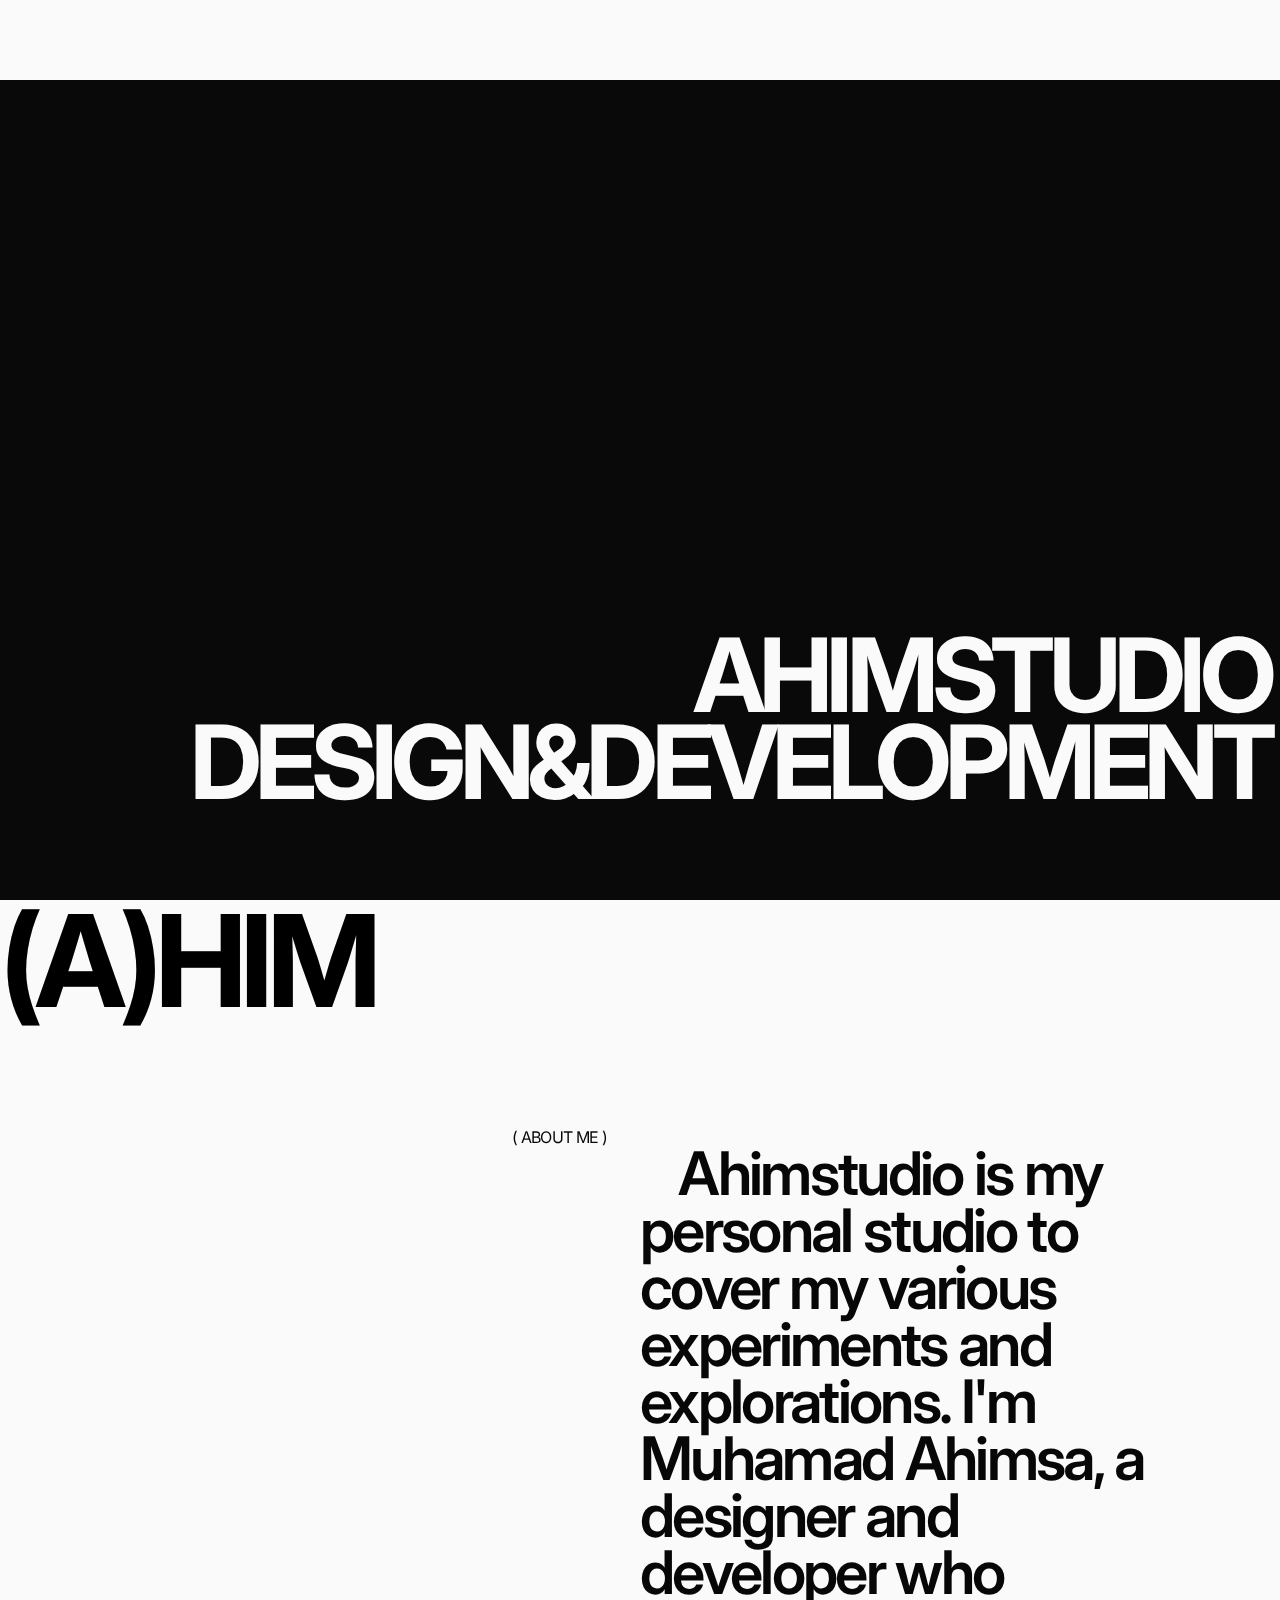
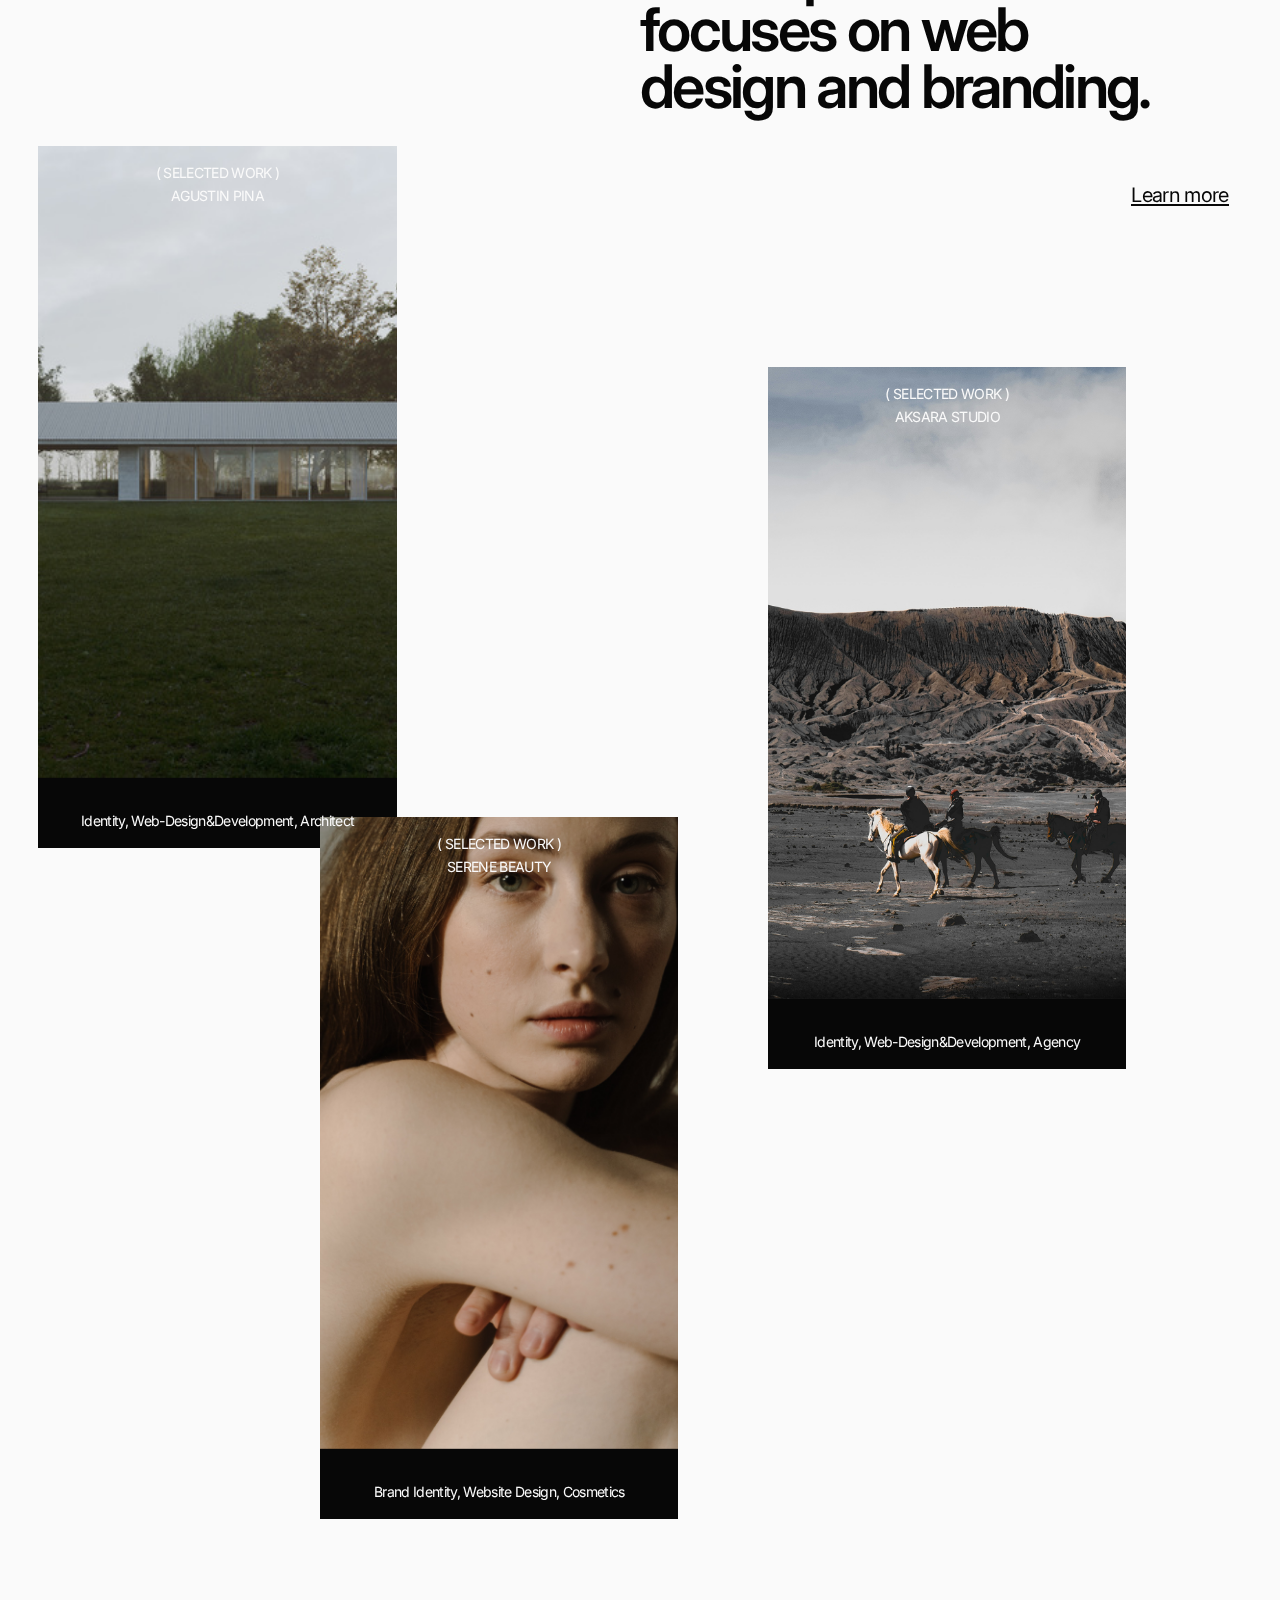
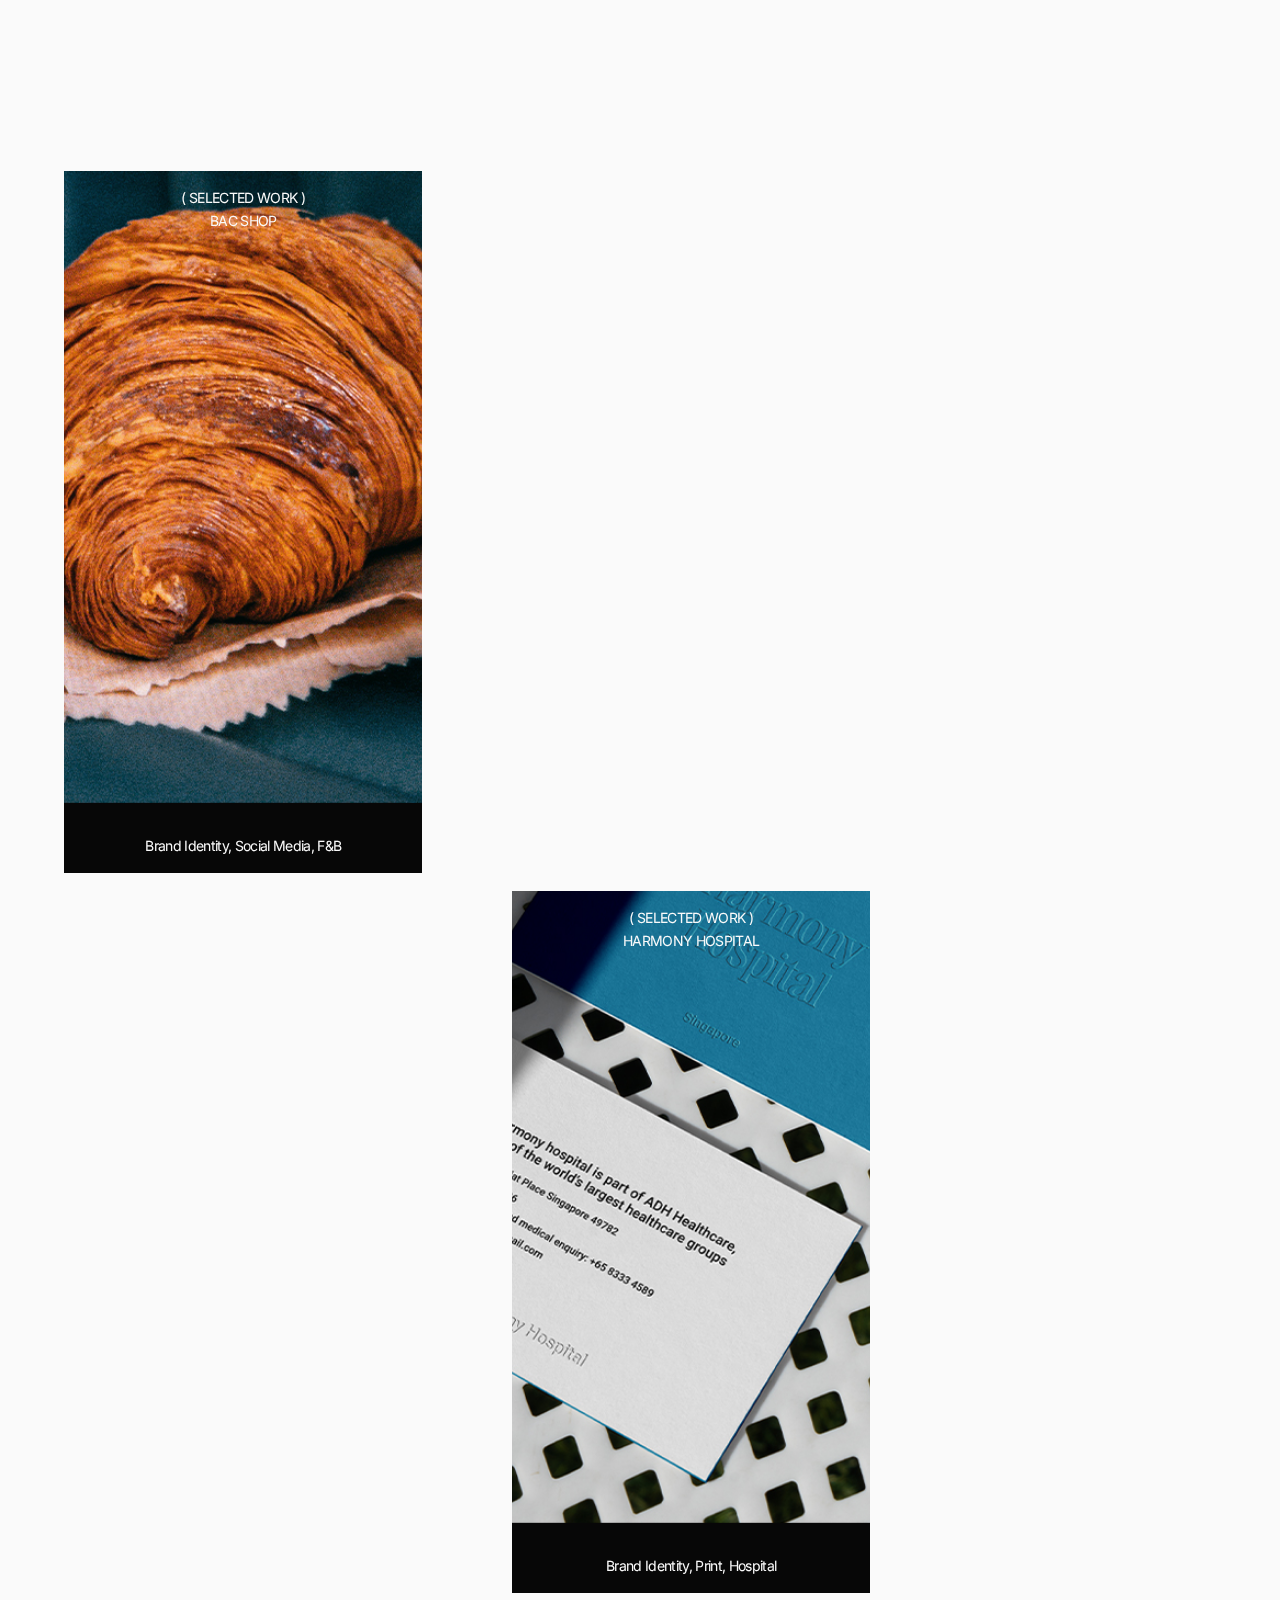
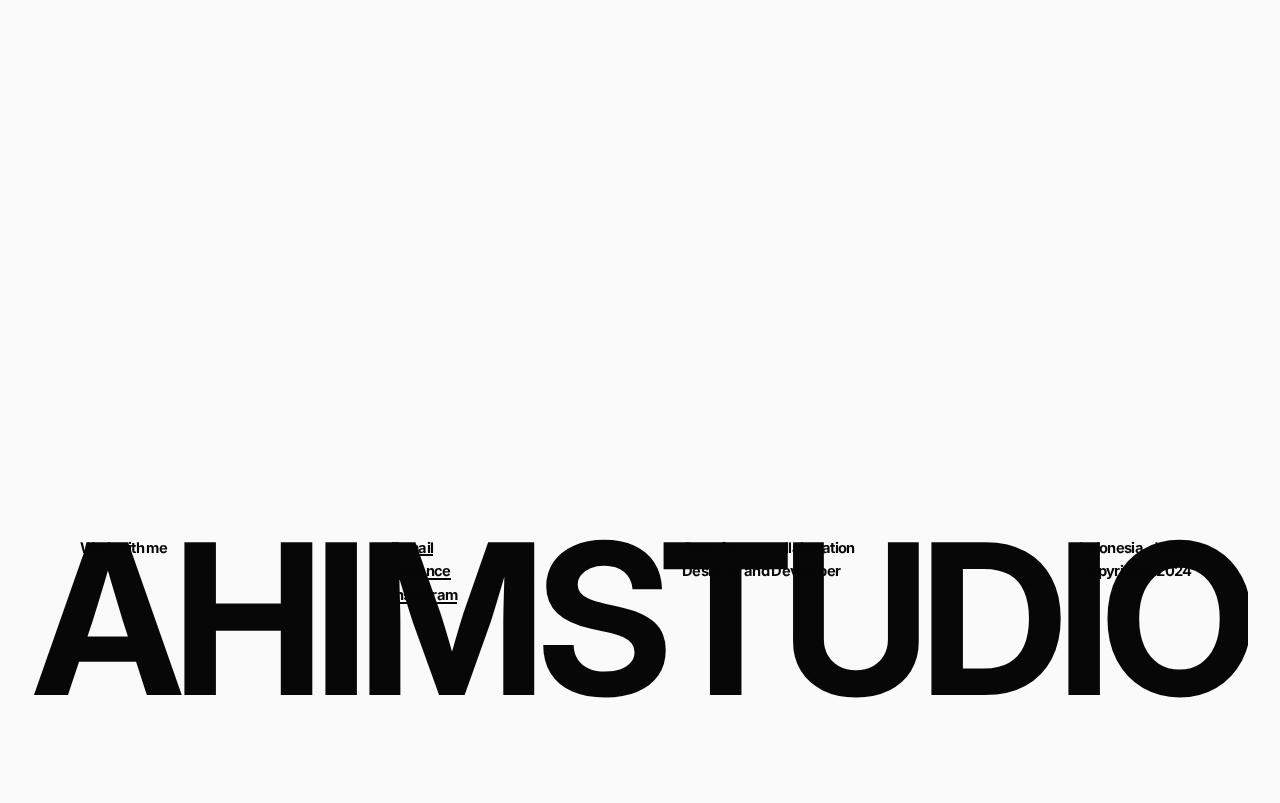
<file: index.html>
<!DOCTYPE html>
<html lang="en">
<head>
    <meta charset="UTF-8">
    <meta name="viewport" content="width=device-width, initial-scale=1.0">
    <link rel="stylesheet" href="./Css/setting.css">
    <link rel="stylesheet" href="./Css/index.css">
    <link rel="icon" type="image/jpg" href="Images/favicon.jpg">
    <link rel="preconnect" href="https://fonts.googleapis.com">
    <link rel="preconnect" href="https://fonts.gstatic.com" crossorigin>
    <link href="https://fonts.googleapis.com/css2?family=Inter:wght@100..900&family=JetBrains+Mono:ital,wght@0,100..800;1,100..800&family=Playfair+Display:ital,wght@0,400..900;1,400..900&family=Ubuntu:ital,wght@0,300;0,400;0,500;0,700;1,300;1,400;1,500;1,700&display=swap" rel="stylesheet">
    <title>Ahimstudio&copy; - Home</title>
</head>
<body>
    <!-- Intro -->
    <div class="intro"></div>

    <!-- Background -->
    <div class="blocks-container">
        <div id="blocks"></div>
        <div class="nav-name">
            <span>muhamad ahimsa</span>
        </div>
        <div class="header">
            <h1>Ahimstudio</h1>
            <div class="header2">
                <h1>Design&</h1>
                <h1>Development</h1>
            </div>
        </div>
    </div>

    <!-- Main -->
    <main class="container">
        <div class="hero">
            <div class="hero-img">
                <img src="./Images/img14.jpg" alt="">
            </div>
        </div>

        <div class="gallery">
            <div class="gallery-wrapper">
                <div class="ahim-header">
                    <h1>(A)him</h1>
                </div>
                <div class="gallery-row">
                    <div class="about">
                        <h2 class="about-title">( About me )</h2>
                        <p class="about-text">
                            <span>Ahimstudio is my</span>
                            <span>personal studio to</span>
                            <span>cover my various</span>
                            <span>experiments and</span>
                            <span>explorations. I'm</span>
                            <span>Muhamad Ahimsa, a</span>
                            <span>designer and</span>
                            <span>developer who</span>
                            <span>focuses on web</span>
                            <span>design and branding.</span>
                        </p>
                        <a href="./about.html" class="about-link">Learn more</a>
                        <div class="work-title">
                            <p>Selected Work</p>
                            <p>( 001 - 005 )</p>
                        </div>
                    </div>
                </div>

                <div class="gallery-row project-1">
                    <a href="./case5.html" class="gallery-row-media">
                        <div class="gallery-row-media-info">
                            <div class="info-top">
                                <p>( Selected Work )</p>
                                <p>Agustin Pina</p>
                            </div>
                            <p>Identity, Web-Design&Development, Architect</p>
                        </div>
                        <figure class="gallery-row-media-figure img">
                            <img src="Images/bg2.jpg" alt="" class="gallery-row-media-image">
                        </figure>
                        <div class="img-overlay"></div>
                        <div class="img-blocks">
                            <div class="block-img"></div>
                            <div class="block-img"></div>
                            <div class="block-img"></div>
                            <div class="block-img"></div>
                            <div class="block-img"></div>
                            <div class="block-img"></div>
                            <div class="block-img"></div>
                            <div class="block-img"></div>
                            <div class="block-img"></div>
                            <div class="block-img"></div>
                            <div class="block-img"></div>
                            <div class="block-img"></div>
                            <div class="block-img"></div>
                            <div class="block-img"></div>
                            <div class="block-img"></div>
                            <div class="block-img"></div>
                            <div class="block-img"></div>
                            <div class="block-img"></div>
                            <div class="block-img"></div>
                            <div class="block-img"></div>
                            <div class="block-img"></div>
                            <div class="block-img"></div>
                            <div class="block-img"></div>
                            <div class="block-img"></div>
                            <div class="block-img"></div>
                            <div class="block-img"></div>
                            <div class="block-img"></div>
                            <div class="block-img"></div>
                            <div class="block-img"></div>
                            <div class="block-img"></div>
                            <div class="block-img"></div>
                            <div class="block-img"></div>
                            <div class="block-img"></div>
                            <div class="block-img"></div>
                            <div class="block-img"></div>
                            <div class="block-img"></div>
                            <div class="block-img"></div>
                            <div class="block-img"></div>
                            <div class="block-img"></div>
                            <div class="block-img"></div>
                            <div class="block-img"></div>
                            <div class="block-img"></div>
                            <div class="block-img"></div>
                            <div class="block-img"></div>
                            <div class="block-img"></div>
                            <div class="block-img"></div>
                            <div class="block-img"></div>
                            <div class="block-img"></div>
                            <div class="block-img"></div>
                            <div class="block-img"></div>
                            <div class="block-img"></div>
                            <div class="block-img"></div>
                            <div class="block-img"></div>
                            <div class="block-img"></div>
                            <div class="block-img"></div>
                            <div class="block-img"></div>
                            <div class="block-img"></div>
                            <div class="block-img"></div>
                            <div class="block-img"></div>
                            <div class="block-img"></div>
                            <div class="block-img"></div>
                            <div class="block-img"></div>
                            <div class="block-img"></div>
                            <div class="block-img"></div>
                            <div class="block-img"></div>
                            <div class="block-img"></div>
                            <div class="block-img"></div>
                            <div class="block-img"></div>
                            <div class="block-img"></div>
                            <div class="block-img"></div>
                            <div class="block-img"></div>
                            <div class="block-img"></div>
                            <div class="block-img"></div>
                            <div class="block-img"></div>
                            <div class="block-img"></div>
                            <div class="block-img"></div>
                            <div class="block-img"></div>
                            <div class="block-img"></div>
                            <div class="block-img"></div>
                            <div class="block-img"></div>
                        </div>
                    </a>
                </div>

                <div class="gallery-row project-2">
                    <a href="./case4.html" class="gallery-row-media">
                        <div class="gallery-row-media-info">
                            <div class="info-top">
                                <p>( Selected Work )</p>
                                <p>Aksara Studio</p>
                            </div>
                            <p>Identity, Web-Design&Development, Agency</p>
                        </div>
                        <figure class="gallery-row-media-figure img">
                            <img src="Images/bg3.jpg" alt="" class="gallery-row-media-image">
                        </figure>
                        <div class="img-overlay"></div>
                        <div class="img-blocks">
                            <div class="block-img"></div>
                            <div class="block-img"></div>
                            <div class="block-img"></div>
                            <div class="block-img"></div>
                            <div class="block-img"></div>
                            <div class="block-img"></div>
                            <div class="block-img"></div>
                            <div class="block-img"></div>
                            <div class="block-img"></div>
                            <div class="block-img"></div>
                            <div class="block-img"></div>
                            <div class="block-img"></div>
                            <div class="block-img"></div>
                            <div class="block-img"></div>
                            <div class="block-img"></div>
                            <div class="block-img"></div>
                            <div class="block-img"></div>
                            <div class="block-img"></div>
                            <div class="block-img"></div>
                            <div class="block-img"></div>
                            <div class="block-img"></div>
                            <div class="block-img"></div>
                            <div class="block-img"></div>
                            <div class="block-img"></div>
                            <div class="block-img"></div>
                            <div class="block-img"></div>
                            <div class="block-img"></div>
                            <div class="block-img"></div>
                            <div class="block-img"></div>
                            <div class="block-img"></div>
                            <div class="block-img"></div>
                            <div class="block-img"></div>
                            <div class="block-img"></div>
                            <div class="block-img"></div>
                            <div class="block-img"></div>
                            <div class="block-img"></div>
                            <div class="block-img"></div>
                            <div class="block-img"></div>
                            <div class="block-img"></div>
                            <div class="block-img"></div>
                            <div class="block-img"></div>
                            <div class="block-img"></div>
                            <div class="block-img"></div>
                            <div class="block-img"></div>
                            <div class="block-img"></div>
                            <div class="block-img"></div>
                            <div class="block-img"></div>
                            <div class="block-img"></div>
                            <div class="block-img"></div>
                            <div class="block-img"></div>
                            <div class="block-img"></div>
                            <div class="block-img"></div>
                            <div class="block-img"></div>
                            <div class="block-img"></div>
                            <div class="block-img"></div>
                            <div class="block-img"></div>
                            <div class="block-img"></div>
                            <div class="block-img"></div>
                            <div class="block-img"></div>
                            <div class="block-img"></div>
                            <div class="block-img"></div>
                            <div class="block-img"></div>
                            <div class="block-img"></div>
                            <div class="block-img"></div>
                            <div class="block-img"></div>
                            <div class="block-img"></div>
                            <div class="block-img"></div>
                            <div class="block-img"></div>
                            <div class="block-img"></div>
                            <div class="block-img"></div>
                            <div class="block-img"></div>
                            <div class="block-img"></div>
                            <div class="block-img"></div>
                            <div class="block-img"></div>
                            <div class="block-img"></div>
                            <div class="block-img"></div>
                            <div class="block-img"></div>
                            <div class="block-img"></div>
                            <div class="block-img"></div>
                            <div class="block-img"></div>
                        </div>
                    </a>
                </div>

                <div class="gallery-row project-3">
                    <a href="./case3.html" class="gallery-row-media">
                        <div class="gallery-row-media-info">
                            <div class="info-top">
                                <p>( Selected Work )</p>
                                <p>Serene Beauty</p>
                            </div>
                            <p>Brand Identity, Website Design, Cosmetics</p>
                        </div>
                        <figure class="gallery-row-media-figure img">
                            <img src="Images/case3/3.jpg" alt="" class="gallery-row-media-image">
                        </figure>
                        <div class="img-overlay"></div>
                        <div class="img-blocks">
                            <div class="block-img"></div>
                            <div class="block-img"></div>
                            <div class="block-img"></div>
                            <div class="block-img"></div>
                            <div class="block-img"></div>
                            <div class="block-img"></div>
                            <div class="block-img"></div>
                            <div class="block-img"></div>
                            <div class="block-img"></div>
                            <div class="block-img"></div>
                            <div class="block-img"></div>
                            <div class="block-img"></div>
                            <div class="block-img"></div>
                            <div class="block-img"></div>
                            <div class="block-img"></div>
                            <div class="block-img"></div>
                            <div class="block-img"></div>
                            <div class="block-img"></div>
                            <div class="block-img"></div>
                            <div class="block-img"></div>
                            <div class="block-img"></div>
                            <div class="block-img"></div>
                            <div class="block-img"></div>
                            <div class="block-img"></div>
                            <div class="block-img"></div>
                            <div class="block-img"></div>
                            <div class="block-img"></div>
                            <div class="block-img"></div>
                            <div class="block-img"></div>
                            <div class="block-img"></div>
                            <div class="block-img"></div>
                            <div class="block-img"></div>
                            <div class="block-img"></div>
                            <div class="block-img"></div>
                            <div class="block-img"></div>
                            <div class="block-img"></div>
                            <div class="block-img"></div>
                            <div class="block-img"></div>
                            <div class="block-img"></div>
                            <div class="block-img"></div>
                            <div class="block-img"></div>
                            <div class="block-img"></div>
                            <div class="block-img"></div>
                            <div class="block-img"></div>
                            <div class="block-img"></div>
                            <div class="block-img"></div>
                            <div class="block-img"></div>
                            <div class="block-img"></div>
                            <div class="block-img"></div>
                            <div class="block-img"></div>
                            <div class="block-img"></div>
                            <div class="block-img"></div>
                            <div class="block-img"></div>
                            <div class="block-img"></div>
                            <div class="block-img"></div>
                            <div class="block-img"></div>
                            <div class="block-img"></div>
                            <div class="block-img"></div>
                            <div class="block-img"></div>
                            <div class="block-img"></div>
                            <div class="block-img"></div>
                            <div class="block-img"></div>
                            <div class="block-img"></div>
                            <div class="block-img"></div>
                            <div class="block-img"></div>
                            <div class="block-img"></div>
                            <div class="block-img"></div>
                            <div class="block-img"></div>
                            <div class="block-img"></div>
                            <div class="block-img"></div>
                            <div class="block-img"></div>
                            <div class="block-img"></div>
                            <div class="block-img"></div>
                            <div class="block-img"></div>
                            <div class="block-img"></div>
                            <div class="block-img"></div>
                            <div class="block-img"></div>
                            <div class="block-img"></div>
                            <div class="block-img"></div>
                            <div class="block-img"></div>
                        </div>
                    </a>
                </div>

                <div class="gallery-row project-4">
                    <a href="./case2.html" class="gallery-row-media">
                        <div class="gallery-row-media-info">
                            <div class="info-top">
                                <p>( Selected Work )</p>
                                <p>BaC Shop</p>
                            </div>
                            <p>Brand Identity, Social Media, F&B</p>
                        </div>
                        <figure class="gallery-row-media-figure img">
                            <img src="Images/case2/bg1.jpg" alt="" class="gallery-row-media-image">
                        </figure>
                        <div class="img-overlay"></div>
                        <div class="img-blocks">
                            <div class="block-img"></div>
                            <div class="block-img"></div>
                            <div class="block-img"></div>
                            <div class="block-img"></div>
                            <div class="block-img"></div>
                            <div class="block-img"></div>
                            <div class="block-img"></div>
                            <div class="block-img"></div>
                            <div class="block-img"></div>
                            <div class="block-img"></div>
                            <div class="block-img"></div>
                            <div class="block-img"></div>
                            <div class="block-img"></div>
                            <div class="block-img"></div>
                            <div class="block-img"></div>
                            <div class="block-img"></div>
                            <div class="block-img"></div>
                            <div class="block-img"></div>
                            <div class="block-img"></div>
                            <div class="block-img"></div>
                            <div class="block-img"></div>
                            <div class="block-img"></div>
                            <div class="block-img"></div>
                            <div class="block-img"></div>
                            <div class="block-img"></div>
                            <div class="block-img"></div>
                            <div class="block-img"></div>
                            <div class="block-img"></div>
                            <div class="block-img"></div>
                            <div class="block-img"></div>
                            <div class="block-img"></div>
                            <div class="block-img"></div>
                            <div class="block-img"></div>
                            <div class="block-img"></div>
                            <div class="block-img"></div>
                            <div class="block-img"></div>
                            <div class="block-img"></div>
                            <div class="block-img"></div>
                            <div class="block-img"></div>
                            <div class="block-img"></div>
                            <div class="block-img"></div>
                            <div class="block-img"></div>
                            <div class="block-img"></div>
                            <div class="block-img"></div>
                            <div class="block-img"></div>
                            <div class="block-img"></div>
                            <div class="block-img"></div>
                            <div class="block-img"></div>
                            <div class="block-img"></div>
                            <div class="block-img"></div>
                            <div class="block-img"></div>
                            <div class="block-img"></div>
                            <div class="block-img"></div>
                            <div class="block-img"></div>
                            <div class="block-img"></div>
                            <div class="block-img"></div>
                            <div class="block-img"></div>
                            <div class="block-img"></div>
                            <div class="block-img"></div>
                            <div class="block-img"></div>
                            <div class="block-img"></div>
                            <div class="block-img"></div>
                            <div class="block-img"></div>
                            <div class="block-img"></div>
                            <div class="block-img"></div>
                            <div class="block-img"></div>
                            <div class="block-img"></div>
                            <div class="block-img"></div>
                            <div class="block-img"></div>
                            <div class="block-img"></div>
                            <div class="block-img"></div>
                            <div class="block-img"></div>
                            <div class="block-img"></div>
                            <div class="block-img"></div>
                            <div class="block-img"></div>
                            <div class="block-img"></div>
                            <div class="block-img"></div>
                            <div class="block-img"></div>
                            <div class="block-img"></div>
                            <div class="block-img"></div>
                        </div>
                    </a>
                </div>

                <div class="gallery-row project-5">
                    <a href="./case1.html" class="gallery-row-media">
                        <div class="gallery-row-media-info">
                            <div class="info-top">
                                <p>( Selected Work )</p>
                                <p>Harmony Hospital</p>
                            </div>
                            <p>Brand Identity, Print, Hospital</p>
                        </div>
                        <figure class="gallery-row-media-figure img">
                            <img src="Images/case1/bg1.jpg" alt="" class="gallery-row-media-image">
                        </figure>
                        <div class="img-overlay"></div>
                        <div class="img-blocks">
                            <div class="block-img"></div>
                            <div class="block-img"></div>
                            <div class="block-img"></div>
                            <div class="block-img"></div>
                            <div class="block-img"></div>
                            <div class="block-img"></div>
                            <div class="block-img"></div>
                            <div class="block-img"></div>
                            <div class="block-img"></div>
                            <div class="block-img"></div>
                            <div class="block-img"></div>
                            <div class="block-img"></div>
                            <div class="block-img"></div>
                            <div class="block-img"></div>
                            <div class="block-img"></div>
                            <div class="block-img"></div>
                            <div class="block-img"></div>
                            <div class="block-img"></div>
                            <div class="block-img"></div>
                            <div class="block-img"></div>
                            <div class="block-img"></div>
                            <div class="block-img"></div>
                            <div class="block-img"></div>
                            <div class="block-img"></div>
                            <div class="block-img"></div>
                            <div class="block-img"></div>
                            <div class="block-img"></div>
                            <div class="block-img"></div>
                            <div class="block-img"></div>
                            <div class="block-img"></div>
                            <div class="block-img"></div>
                            <div class="block-img"></div>
                            <div class="block-img"></div>
                            <div class="block-img"></div>
                            <div class="block-img"></div>
                            <div class="block-img"></div>
                            <div class="block-img"></div>
                            <div class="block-img"></div>
                            <div class="block-img"></div>
                            <div class="block-img"></div>
                            <div class="block-img"></div>
                            <div class="block-img"></div>
                            <div class="block-img"></div>
                            <div class="block-img"></div>
                            <div class="block-img"></div>
                            <div class="block-img"></div>
                            <div class="block-img"></div>
                            <div class="block-img"></div>
                            <div class="block-img"></div>
                            <div class="block-img"></div>
                            <div class="block-img"></div>
                            <div class="block-img"></div>
                            <div class="block-img"></div>
                            <div class="block-img"></div>
                            <div class="block-img"></div>
                            <div class="block-img"></div>
                            <div class="block-img"></div>
                            <div class="block-img"></div>
                            <div class="block-img"></div>
                            <div class="block-img"></div>
                            <div class="block-img"></div>
                            <div class="block-img"></div>
                            <div class="block-img"></div>
                            <div class="block-img"></div>
                            <div class="block-img"></div>
                            <div class="block-img"></div>
                            <div class="block-img"></div>
                            <div class="block-img"></div>
                            <div class="block-img"></div>
                            <div class="block-img"></div>
                            <div class="block-img"></div>
                            <div class="block-img"></div>
                            <div class="block-img"></div>
                            <div class="block-img"></div>
                            <div class="block-img"></div>
                            <div class="block-img"></div>
                            <div class="block-img"></div>
                            <div class="block-img"></div>
                            <div class="block-img"></div>
                            <div class="block-img"></div>
                        </div>
                    </a>
                </div>

                <div class="footer">
                    <div class="footer-header">
                        <span>Ahimstudio</span>
                    </div>
                    <div class="footer-container">
                        <p class="cta">Work with me</p>
                        <div class="contact-social">
                            <a href="mailto:ahimson2@gmail.com">E-mail</a>
                            <a href="https://www.behance.net/ahimsa21">Behance</a>
                            <a href="https://www.instagram.com/ahim_studio/">Instagram</a>
                        </div>
                        <div class="state">
                            <p>Open for any collaboration</p>
                            <p>Designer and Developer</p>
                        </div>
                        <div class="copy">
                            <p>Indonesia, Jakarta</p>
                            <p>Copyright&copy;2024</p>
                        </div>
                    </div>
                </div>
            </div>
        </div>
    </main>

    <!-- Nav -->
    <nav class="ofh">
        <div class="nav-menu toggle-btn" id="toggle">
            <button class="burger" onclick="this.classList.toggle('active');"></button>
        </div>
        <div class="nav-pages">
            <a href="./index.html">Home</a>
            <a href="./about.html">About</a>
            <a href="./works.html">Work</a>
            <a href="./lab.html">Lab</a>
            <div class="nav-contact" id="contact">
                <span class="contact">Contact</span>
                <span class="close">Close</span>
            </div>
        </div>
    </nav>

    <!-- Contact-square -->
    <div id="contact-square"></div>

    <!-- Contact -->
    <div class="contact-overlay">
        <div class="contact-header">
            <h1>Contact</h1>
        </div>
        <div class="contact-container">
            <p class="cta">Work with me</p>
            <div class="contact-social">
                <a href="mailto:ahimson2@gmail.com">E-mail</a>
                <a href="https://www.behance.net/ahimsa21">Behance</a>
                <a href="https://www.instagram.com/ahim_studio/">Instagram</a>
            </div>
            <div class="state">
                <p>Open for any collaboration</p>
                <p>Designer and Developer</p>
            </div>
            <div class="copy">
                <p>Indonesia, Jakarta</p>
                <p>Copyright&copy;2024</p>
            </div>
        </div>
    </div>

    <!-- Square -->
    <div id="square-container"></div>

    <!-- Menu -->
    <div class="content-overlay">
        <div class="menu-links">
            <a href="./index.html">Home</a>
            <a href="./about.html">About</a>
            <a href="./works.html">Work</a>
            <a href="./lab.html">Lab</a>
        </div>
        <div class="menu-header">
            <h1>work with me</h1>
        </div>
        <div class="menu-footer">
            <div class="social">
                <a href="mailto:ahimson2@gmail.com">E-mail</a>
                <a href="https://www.behance.net/ahimsa21">Behance</a>
                <a href="https://www.instagram.com/ahim_studio/">Instagram</a>
            </div>
            <div class="copy">
                <p>Indonesia, Jakarta</p>
                <p>Copyright&copy;2024</p>
            </div>
            <div class="state">
                <p>Open for any collaboration</p>
                <p>Designer and Developer</p>
            </div>
        </div>
    </div>

    <script src="./Javascripts/lenis.min.js"></script>
    <script src="./Javascripts/ScrollTrigger.min.js"></script>
    <script src="./Javascripts/gsap-min.js"></script>
    <script src="./Javascripts/index.js"></script>
</body>
</html>
</file>
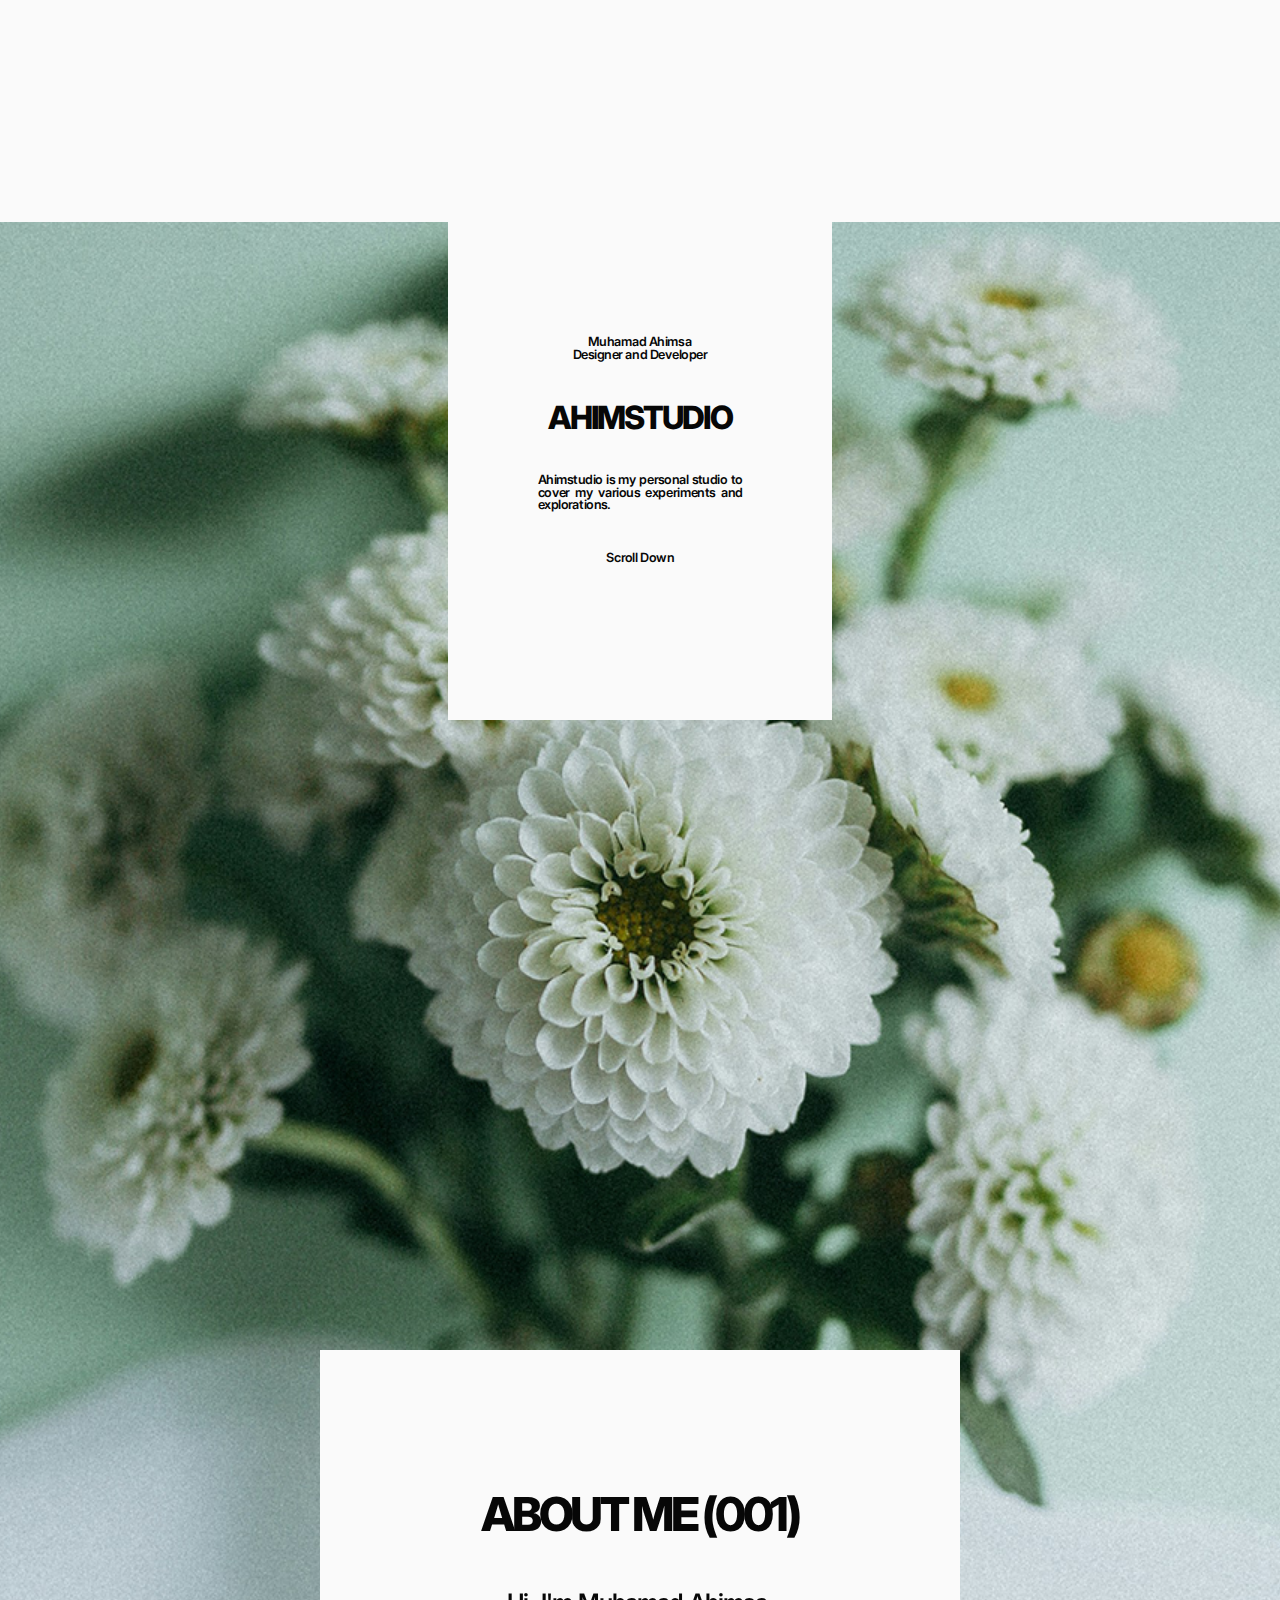
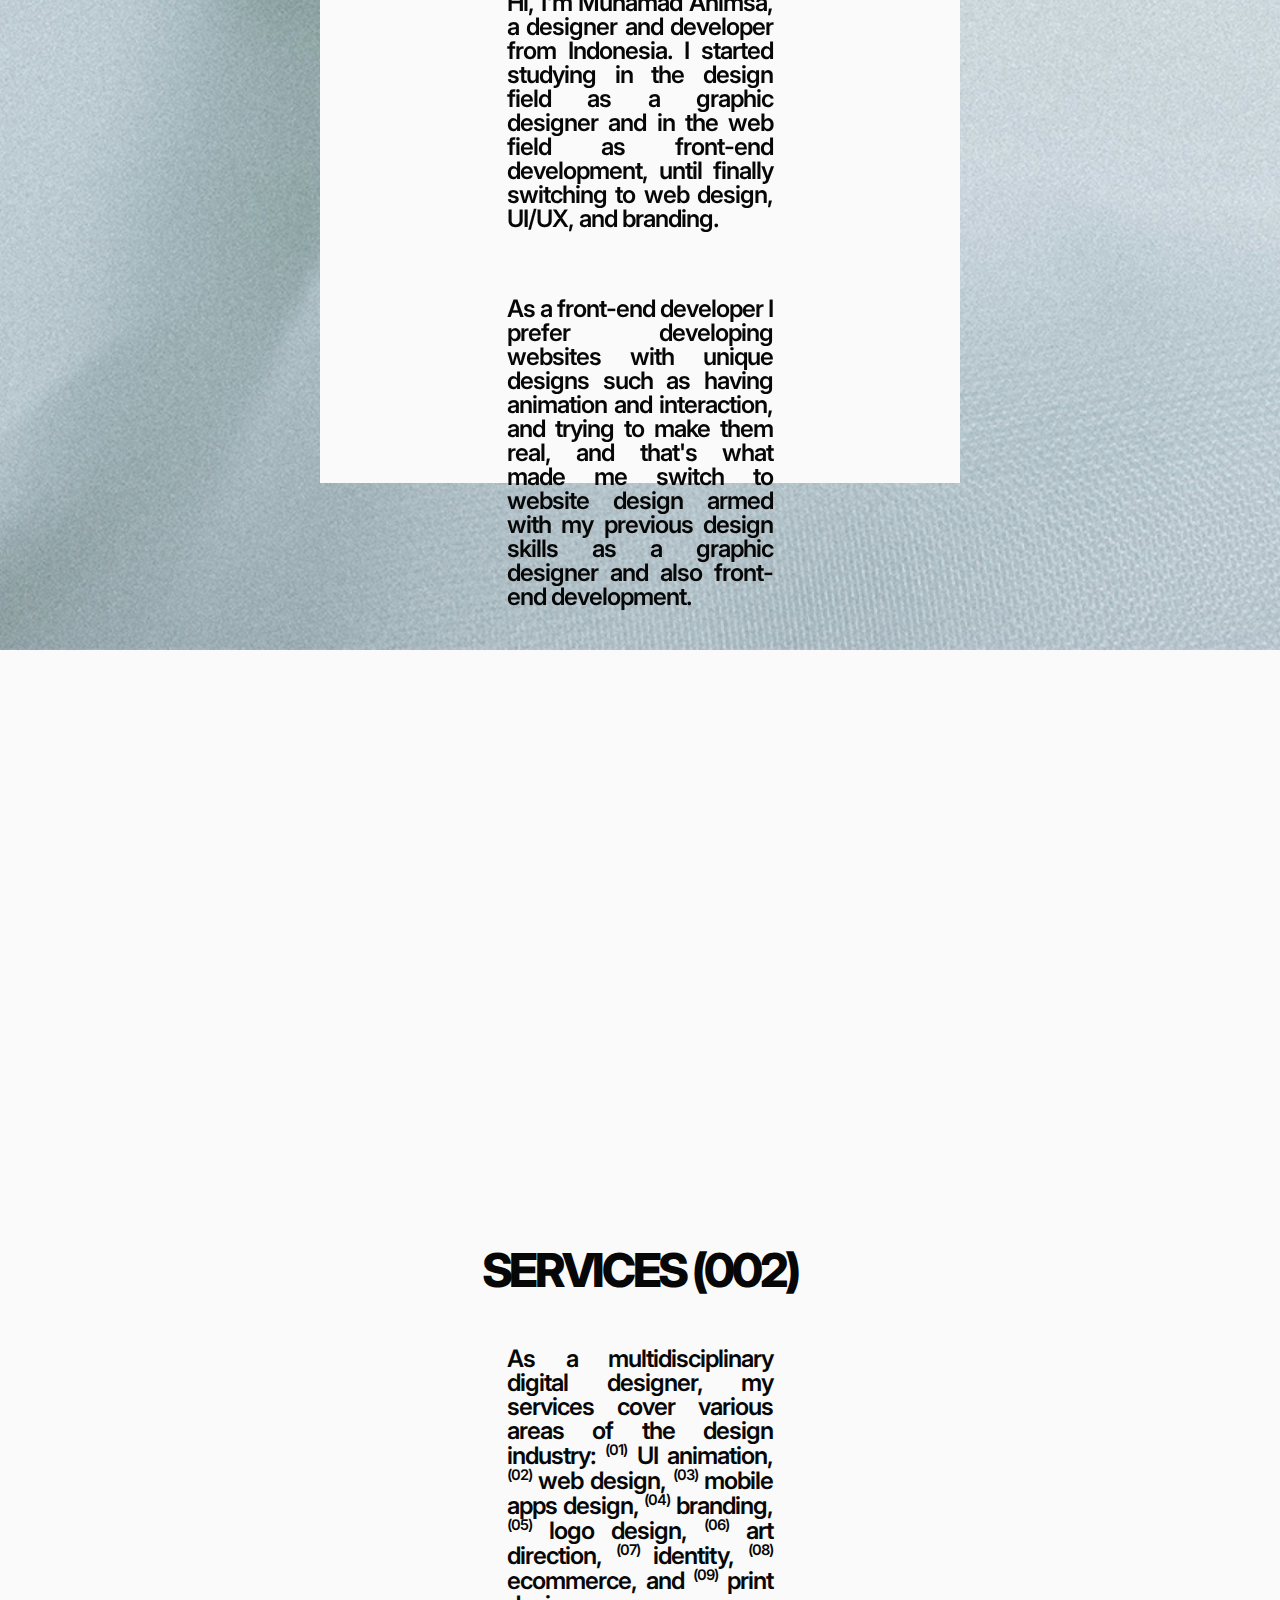
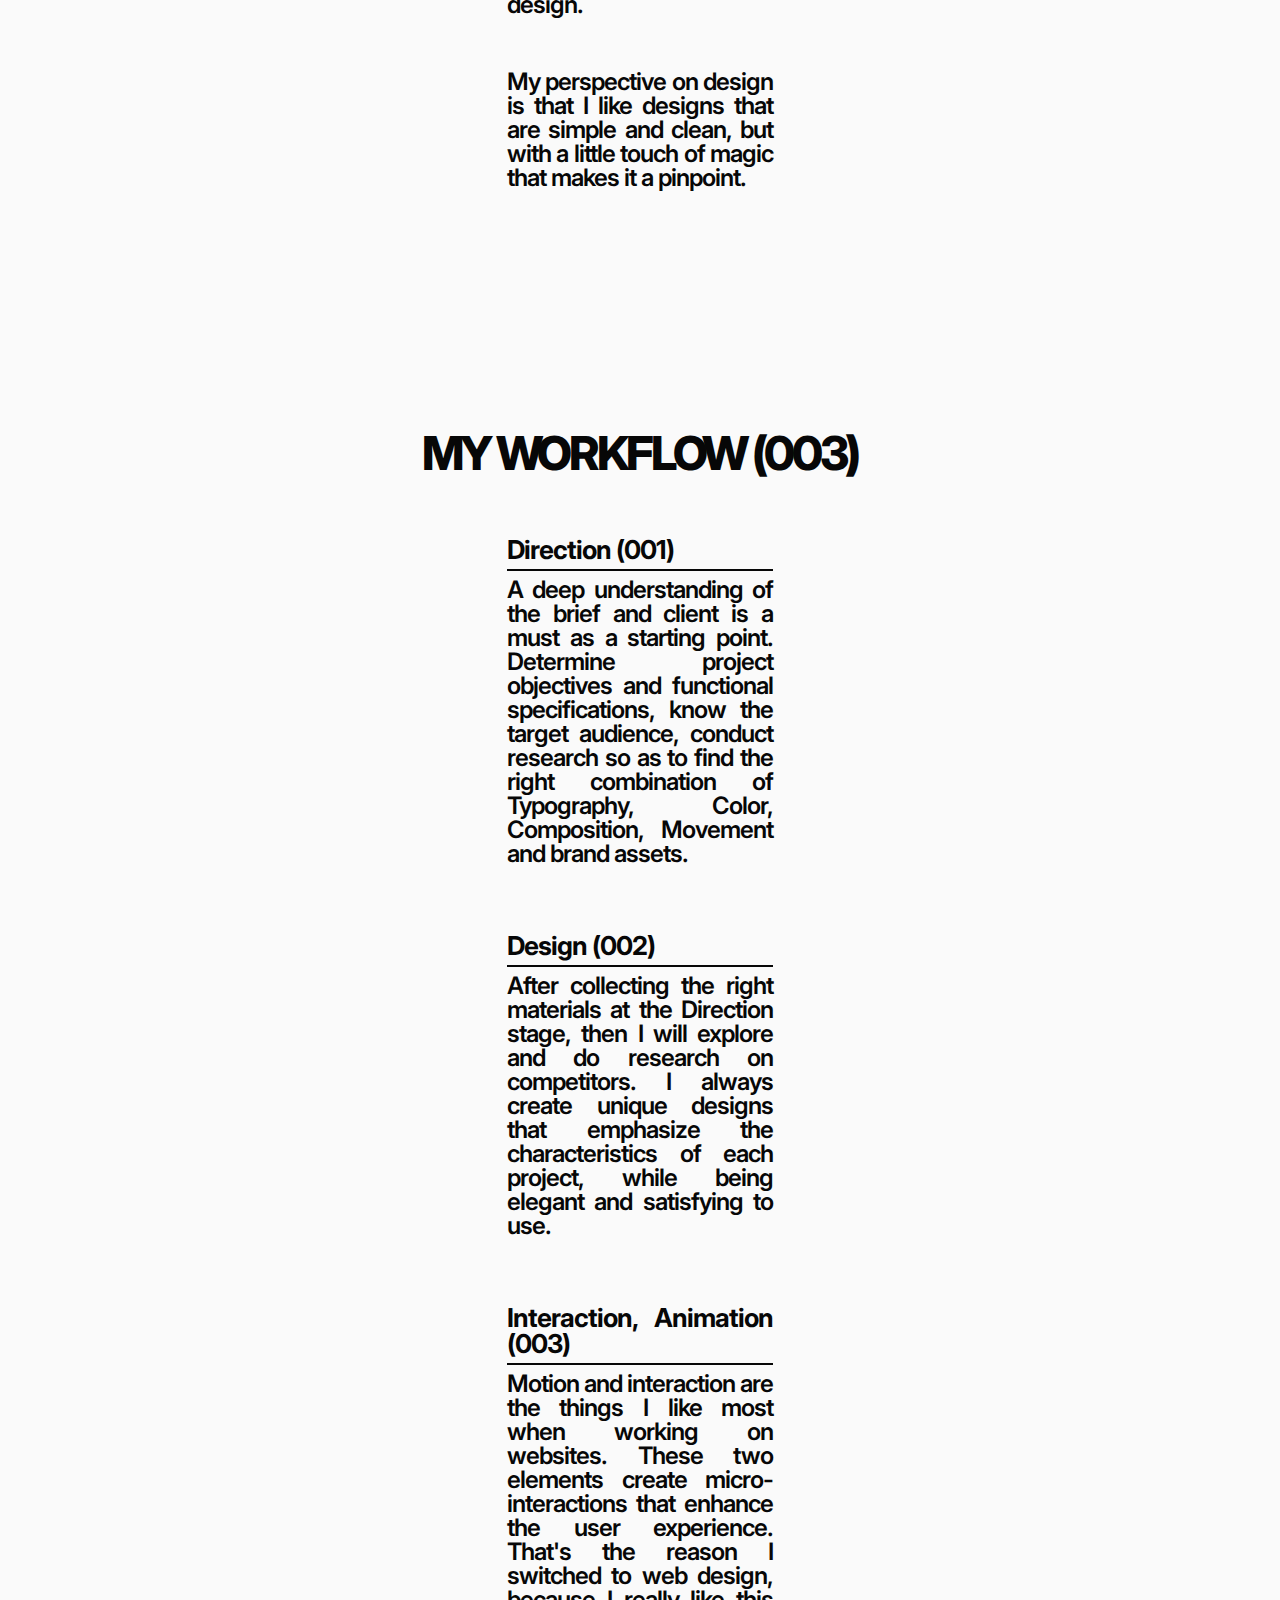
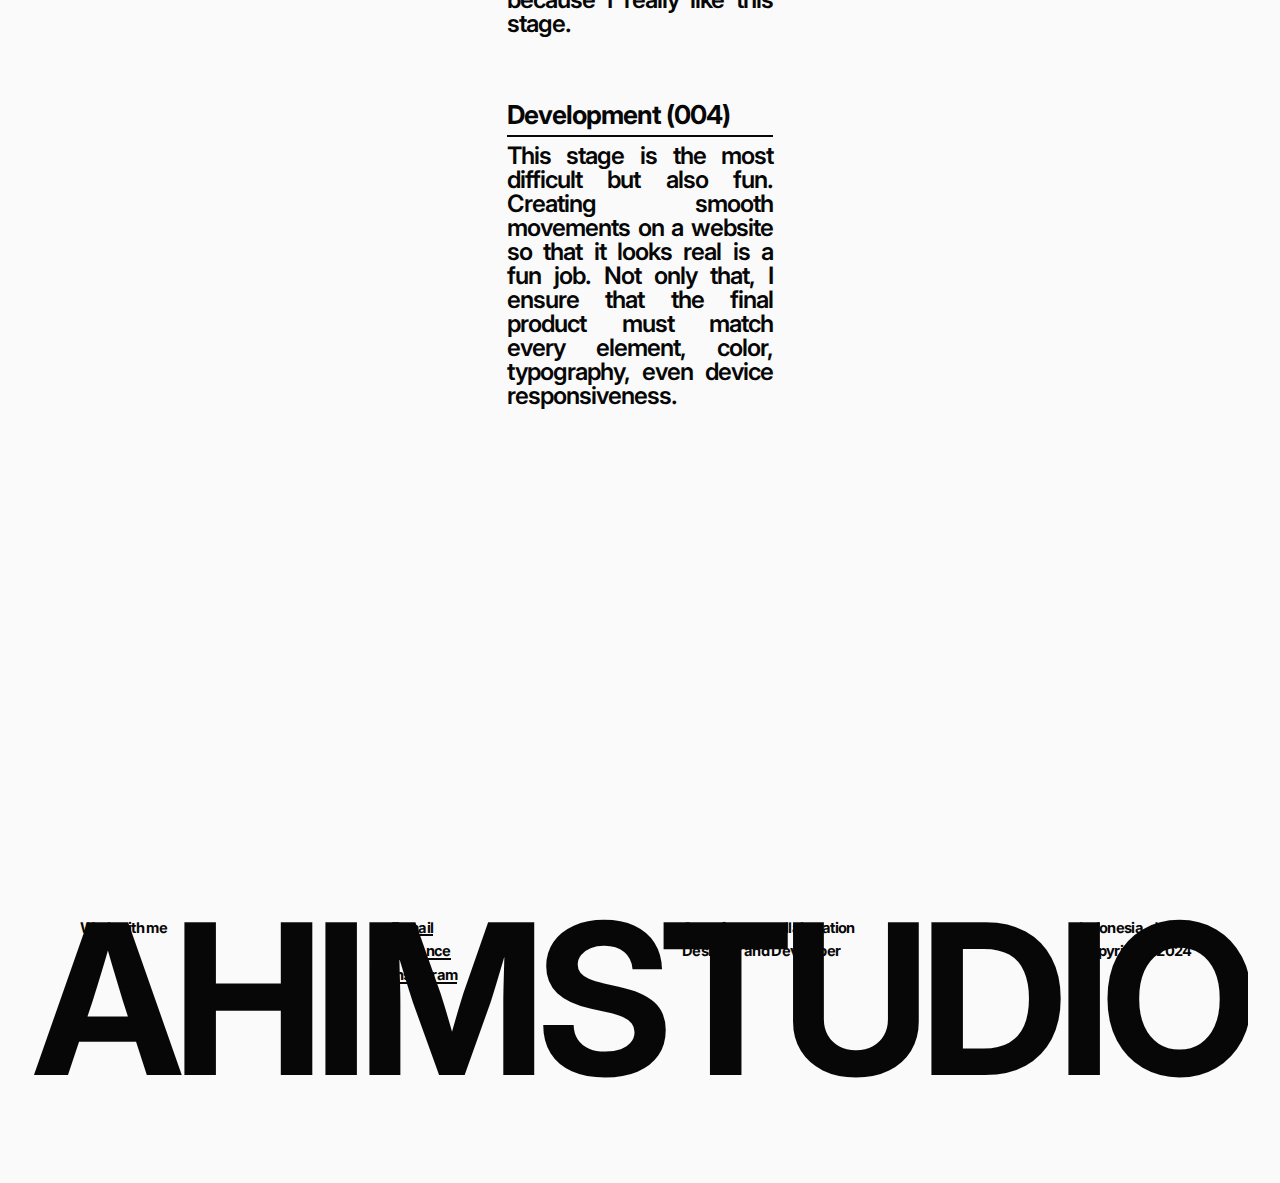
<file: about.html>
<!DOCTYPE html>
<html lang="en">
<head>
    <meta charset="UTF-8">
    <meta name="viewport" content="width=device-width, initial-scale=1.0">
    <link rel="stylesheet" href="./Css/about.css">
    <link rel="stylesheet" href="./Css/setting.css">
    <link rel="icon" type="image/jpg" href="Images/favicon.jpg">
    <link rel="preconnect" href="https://fonts.googleapis.com">
    <link rel="preconnect" href="https://fonts.gstatic.com" crossorigin>
    <link href="https://fonts.googleapis.com/css2?family=Inter:wght@100..900&family=JetBrains+Mono:ital,wght@0,100..800;1,100..800&family=Playfair+Display:ital,wght@0,400..900;1,400..900&family=Ubuntu:ital,wght@0,300;0,400;0,500;0,700;1,300;1,400;1,500;1,700&display=swap" rel="stylesheet">
    <title>Ahimstudio&copy; - About</title>
</head>
<body>
    <!-- Intro -->
    <div class="transition"></div>

    <main class="main">
        <section class="intro">
            <div class="intro-one">
                <div class="intro-card">
                    <div class="intro-card-inner">
                        <div class="intro-card-caption">
                            <span>Muhamad Ahimsa</span>
                            <span>Designer and Developer</span>
                        </div>
                        <div class="intro-card-title">
                            <h2>Ahimstudio</h2>
                        </div>
                        <div class="intro-card-title2">
                            <h2>(A)him</h2>
                        </div>
                        <div class="intro-card-description">
                            <p>Ahimstudio is my personal studio to cover my various experiments and explorations.</p>
                        </div>
                        <div class="intro-card-info">
                            <span>Scroll Down</span>
                        </div>
                    </div>
                    <div class="intro-mobile">
                        <div class="intro-copy2">
                            <p>Muhamad Ahimsa</p>
                            <p>Design, Development</p>
                            <p>Ahimstudio,</p>
                            <p>Personal Studio</p>
                            <p>Web, Graphic Design</p>
                            <p>Indonesia, 2024.</p>
                        </div>
                        <div class="intro-img">
                            <img src="./Images/img13.jpg" alt="">
                        </div>
                    </div>
                </div>
            </div>

            <div class="intro-two">
                <div class="intro-card">
                    <div class="intro-card-inner">
                        <div class="intro-card-about">
                            <h2 class="intro-card-about-title">About Me (001)</h2>
                            <p class="intro-card-about-text">
                                Hi, I'm Muhamad Ahimsa, a designer and developer from Indonesia. I started studying in the design field as a graphic designer and in the web field as front-end development, until finally switching to web design, UI/UX, and branding.
                            </p>
                        </div>
    
                        <div class="intro-card-about">
                            <p class="intro-card-about-text">
                                As a front-end developer I prefer developing websites with unique designs such as having animation and interaction, and trying to make them real, and that's what made me switch to website design armed with my previous design skills as a graphic designer and also front-end development.
                            </p>
                        </div>
                    </div>
                </div>
            </div>

            <div class="intro-media">
                <img src="./Images/img13.jpg" alt="" class="intro-media-image">
            </div>
        </section>

        <section class="about">
            <div class="about-wrapper">
                <div class="about-header">
                    <h1>(A)bout</h1>
                </div>
                <div class="gallery-row">
                    <div class="about-row-media">
                        <div class="about-row-media-info">
                            <div class="media-info1">
                                <div class="media-info-left">
                                    <p>Ahimstudio</p>
                                </div>
                                <div class="media-info-center">
                                    <p>Muhamad</p>
                                    <p>Ahimsa</p>
                                </div>
                                <div class="media-info-right">
                                    <p>Graphic Designer</p>
                                    <p>UI/UX Designer</p>
                                    <p>front-end developer</p>
                                </div>
                            </div>
                            <div class="media-info2">
                                <div class="media-info-left">
                                    <p>animation</p>
                                    <p>interaction</p>
                                </div>
                                <div class="media-info-center">
                                    <p>Ahimstudio&copy;</p>
                                </div>
                                <div class="media-info-right">
                                    <p>UI/UX Design</p>
                                    <p>web-development</p>
                                    <p>ecommerce</p>
                                </div>
                            </div>
                            <div class="media-info3">
                                <div class="media-info-left">
                                    <p>indonesia</p>
                                </div>
                                <div class="media-info-center">
                                    <p>forever learning</p>
                                </div>
                                <div class="media-info-right">
                                    <p>simple, clean</p>
                                    <p>creative, magic</p>
                                </div>
                            </div>
                        </div>
                        <figure class="about-row-media-figure">
                            <img src="./Images/img14.jpg" alt="" class="about-row-media-image">
                        </figure>
                    </div>
                </div>

                <div class="about-row">
                    <div class="about-row-item">
                        <h2 class="about-row-item-title">Services (002)</h2>
                        <p class="about-row-item-text">
                            As a multidisciplinary digital designer, my services cover various areas of the design industry: <sup>(01)</sup> UI animation, <sup>(02)</sup> web design, <sup>(03)</sup> mobile apps design, <sup>(04)</sup> branding, <sup>(05)</sup> logo design, <sup>(06)</sup> art direction, <sup>(07)</sup> identity, <sup>(08)</sup> ecommerce, and <sup>(09)</sup> print design.
                        </p>
                    </div>

                    <div class="about-row-item">
                        <p class="about-row-item-text">
                            My perspective on design is that I like designs that are simple and clean, but with a little touch of magic that makes it a pinpoint.
                        </p>
                    </div>
                </div>

                <div class="about-row">
                    <div class="about-row-item">
                        <h2 class="about-row-item-title">My Workflow (003)</h2>
                        <p class="about-row-item-text flow">
                            Direction (001)
                        </p>
                        <p class="about-row-item-text">
                            A deep understanding of the brief and client is a must as a starting point. Determine project objectives and functional specifications, know the target audience, conduct research so as to find the right combination of Typography, Color, Composition, Movement and brand assets.
                        </p>
                    </div>

                    <div class="about-row-item">
                        <p class="about-row-item-text flow">
                            Design (002)
                        </p>
                        <p class="about-row-item-text">
                            After collecting the right materials at the Direction stage, then I will explore and do research on competitors. I always create unique designs that emphasize the characteristics of each project, while being elegant and satisfying to use.
                        </p>
                    </div>

                    <div class="about-row-item">
                        <p class="about-row-item-text flow">
                            Interaction, Animation (003)
                        </p>
                        <p class="about-row-item-text">
                            Motion and interaction are the things I like most when working on websites. These two elements create micro-interactions that enhance the user experience. That's the reason I switched to web design, because I really like this stage.
                        </p>
                    </div>

                    <div class="about-row-item">
                        <p class="about-row-item-text flow">
                            Development (004)
                        </p>
                        <p class="about-row-item-text">
                            This stage is the most difficult but also fun. Creating smooth movements on a website so that it looks real is a fun job. Not only that, I ensure that the final product must match every element, color, typography, even device responsiveness.
                        </p>
                    </div>
                </div>

                <div class="footer">
                    <div class="footer-header">
                        <span>Ahimstudio</span>
                    </div>
                    <div class="footer-container">
                        <p class="cta">Work with me</p>
                        <div class="contact-social">
                            <a href="mailto:ahimson2@gmail.com">E-mail</a>
                            <a href="https://www.behance.net/ahimsa21">Behance</a>
                            <a href="https://www.instagram.com/ahim_studio/">Instagram</a>
                        </div>
                        <div class="state">
                            <p>Open for any collaboration</p>
                            <p>Designer and Developer</p>
                        </div>
                        <div class="copy">
                            <p>Indonesia, Jakarta</p>
                            <p>Copyright&copy;2024</p>
                        </div>
                    </div>
                </div>
            </div>
        </section>
    </main>

    <!-- Nav -->
    <nav class="ofh">
        <div class="nav-menu toggle-btn" id="toggle">
            <button class="burger" onclick="this.classList.toggle('active');"></button>
        </div>
        <div class="nav-pages">
            <a href="./index.html">Home</a>
            <a href="./about.html">About</a>
            <a href="./works.html">Work</a>
            <a href="./lab.html">Lab</a>
            <div class="nav-contact" id="contact">
                <span class="contact">Contact</span>
                <span class="close">Close</span>
            </div>
        </div>
    </nav>

    <!-- Contact-square -->
    <div id="contact-square"></div>

    <!-- Contact -->
    <div class="contact-overlay">
        <div class="contact-header">
            <h1>Contact</h1>
        </div>
        <div class="contact-container">
            <p class="cta">Work with me</p>
            <div class="contact-social">
                <a href="mailto:ahimson2@gmail.com">E-mail</a>
                <a href="https://www.behance.net/ahimsa21">Behance</a>
                <a href="https://www.instagram.com/ahim_studio/">Instagram</a>
            </div>
            <div class="state">
                <p>Open for any collaboration</p>
                <p>Designer and Developer</p>
            </div>
            <div class="copy">
                <p>Indonesia, Jakarta</p>
                <p>Copyright&copy;2024</p>
            </div>
        </div>
    </div>

    <!-- Square -->
    <div id="square-container"></div>

    <!-- Menu -->
    <div class="content-overlay">
        <div class="menu-links">
            <a href="./index.html">Home</a>
            <a href="./about.html">About</a>
            <a href="./works.html">Work</a>
            <a href="./lab.html">Lab</a>
        </div>
        <div class="menu-header">
            <h1>work with me</h1>
        </div>
        <div class="menu-footer">
            <div class="social">
                <a href="mailto:ahimson2@gmail.com">E-mail</a>
                <a href="https://www.behance.net/ahimsa21">Behance</a>
                <a href="https://www.instagram.com/ahim_studio/">Instagram</a>
            </div>
            <div class="copy">
                <p>Indonesia, Jakarta</p>
                <p>Copyright&copy;2024</p>
            </div>
            <div class="state">
                <p>Open for any collaboration</p>
                <p>Designer and Developer</p>
            </div>
        </div>
    </div>

    <script src="./Javascripts/gsap-min.js"></script>
    <script src="./Javascripts/ScrollTrigger.min.js"></script>
    <script src="./Javascripts/lenis.min.js"></script>
    <script type="module" src="./Javascripts/about.js"></script>
</body>
</html>
</file>
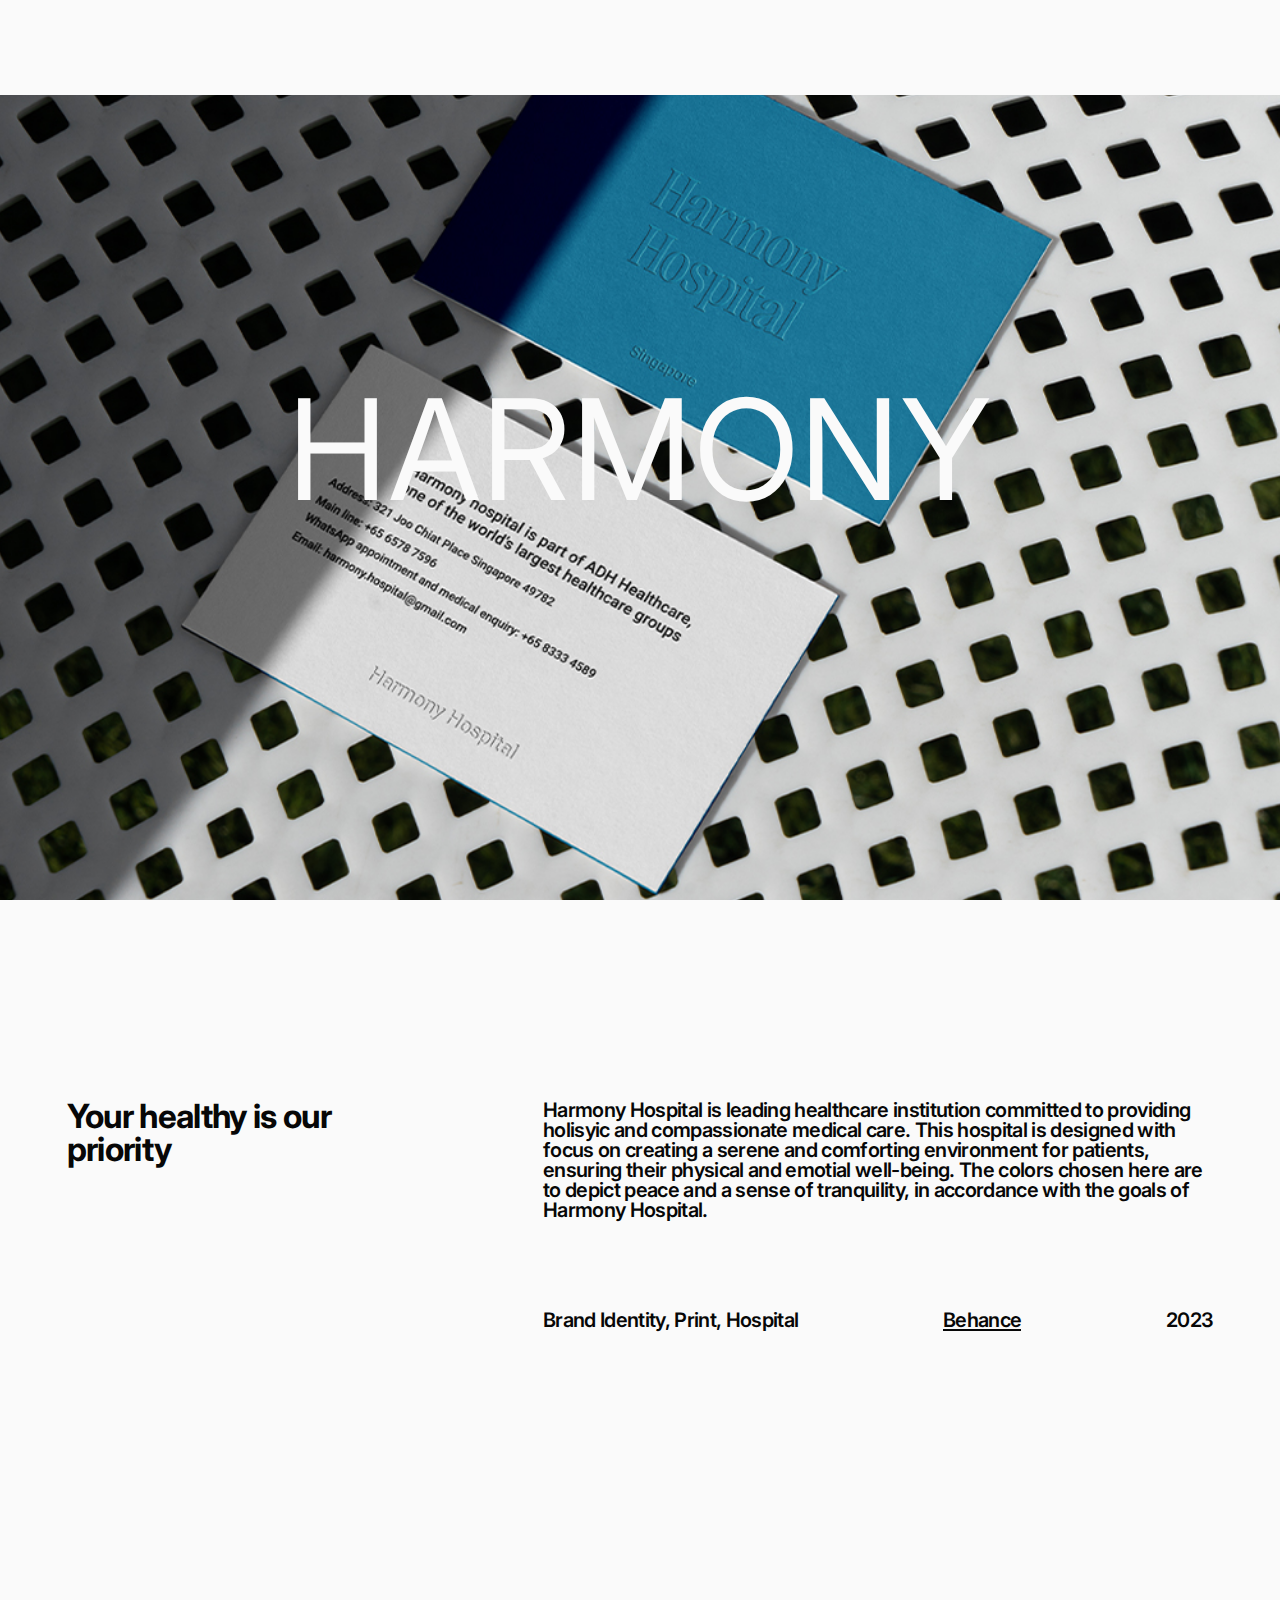
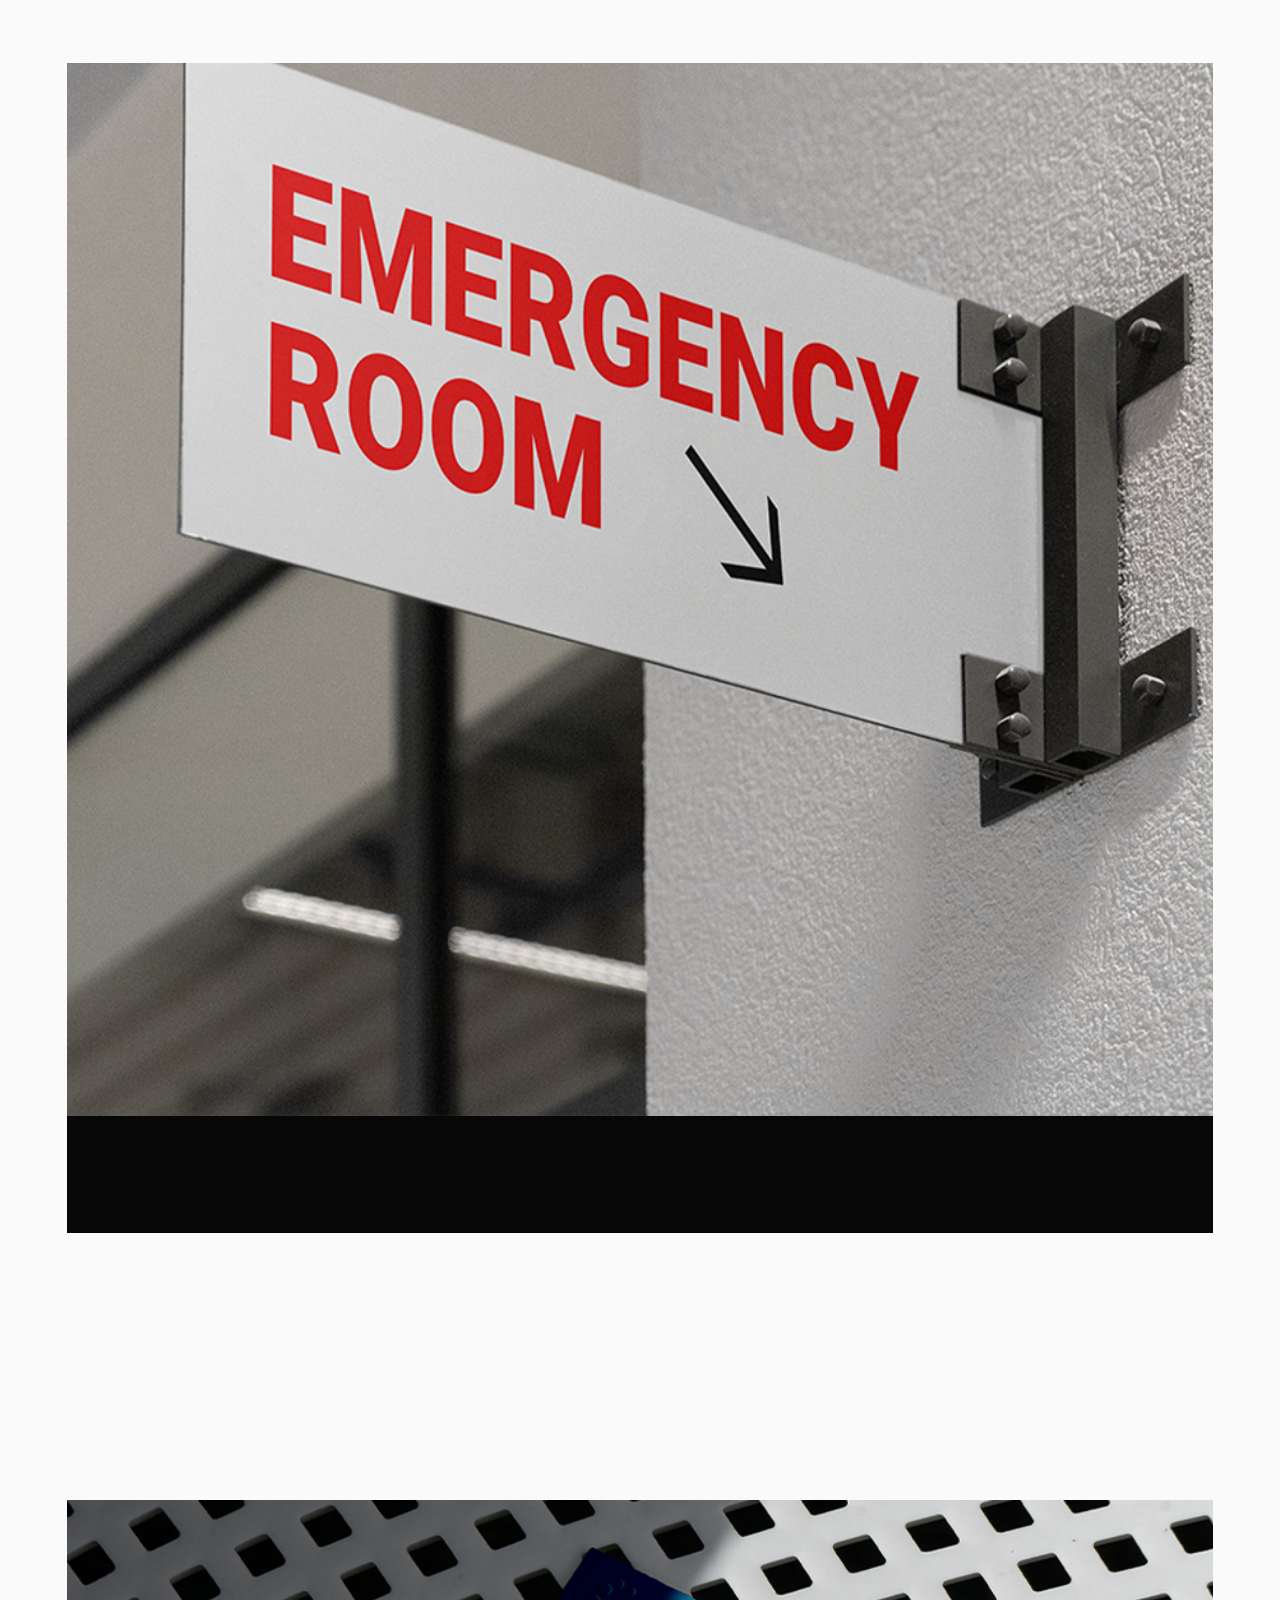
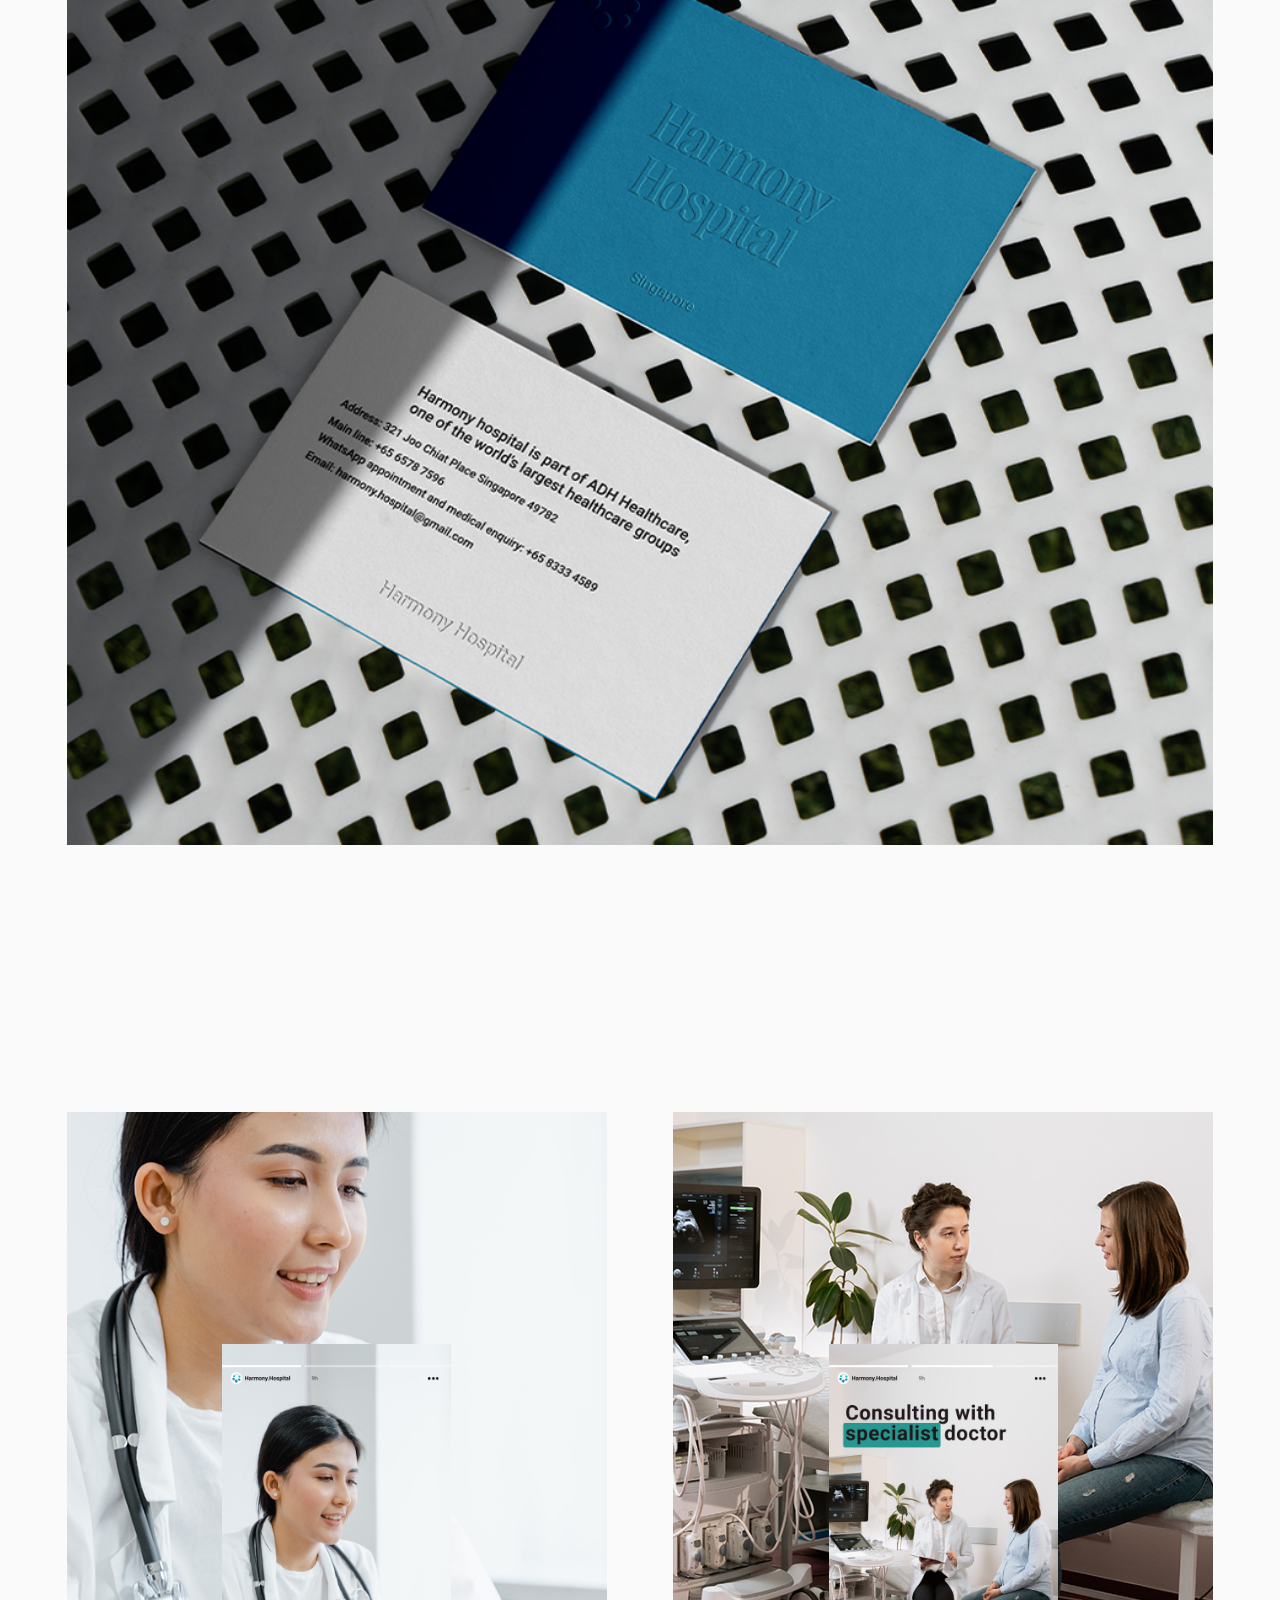
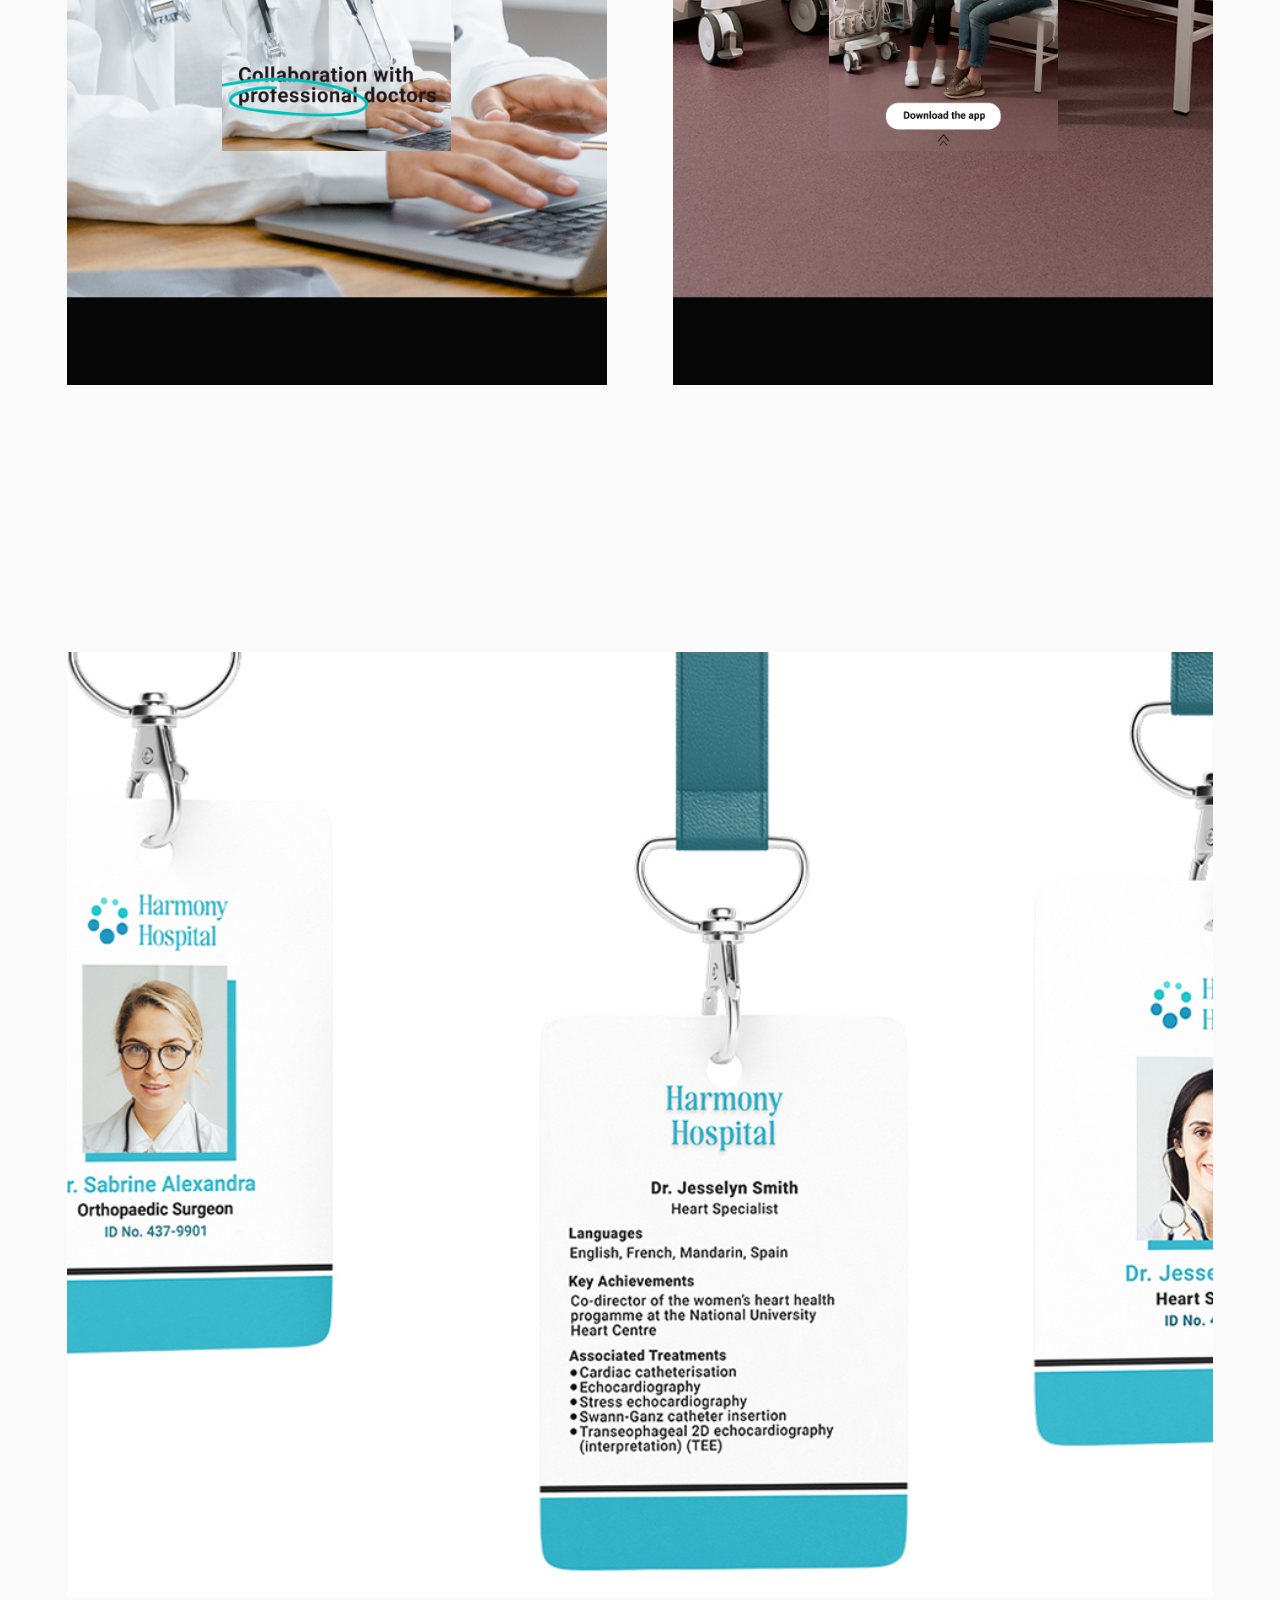
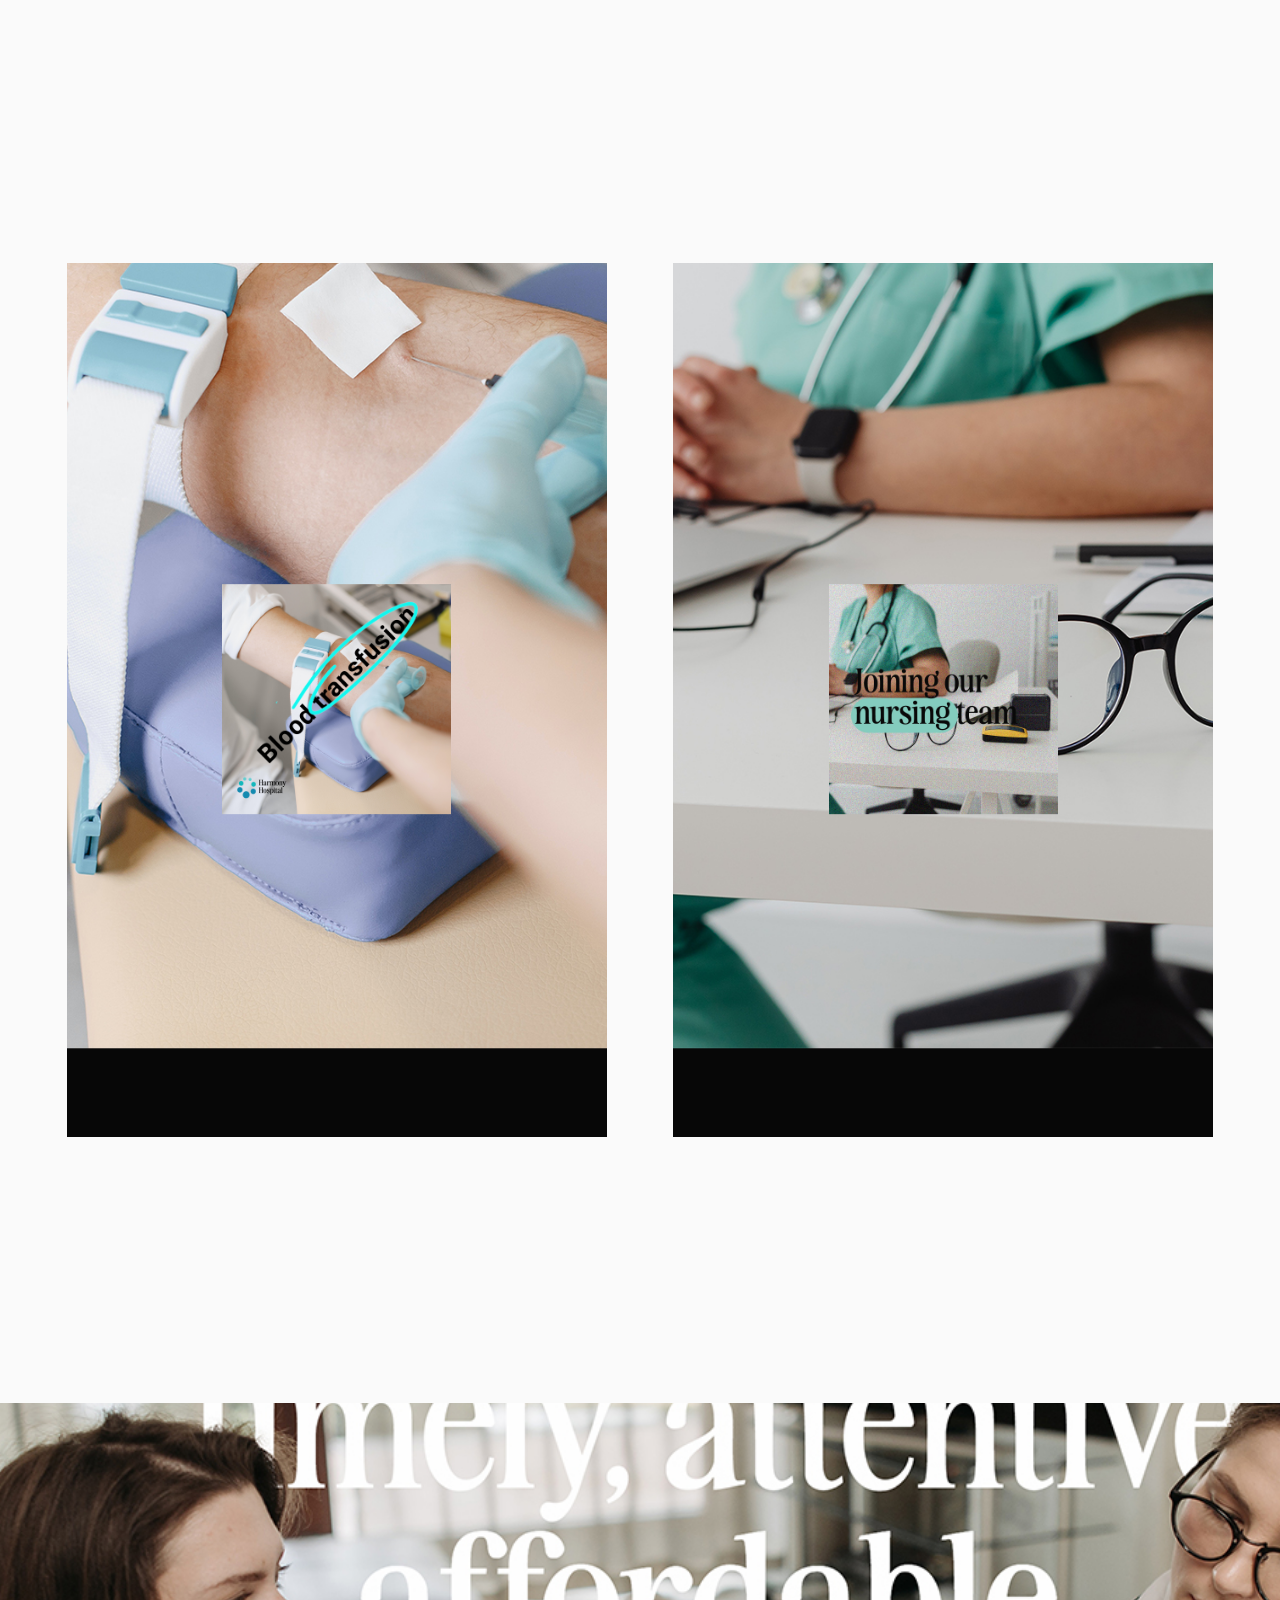
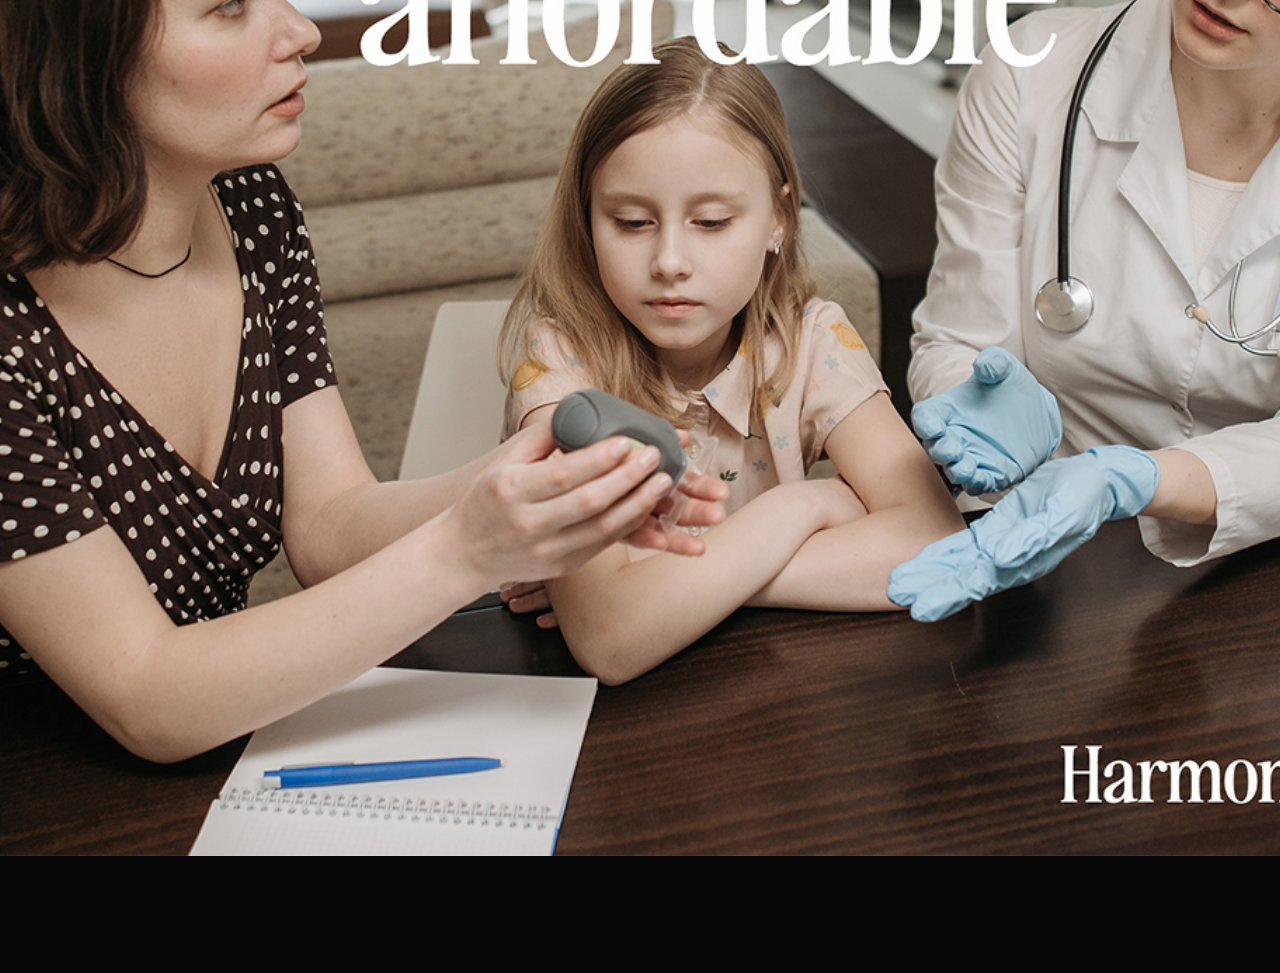
<file: case1.html>
<!DOCTYPE html>
<html lang="en">
<head>
    <meta charset="UTF-8">
    <meta name="viewport" content="width=device-width, initial-scale=1.0">
    <link rel="stylesheet" href="./Css/setting.css">
    <link rel="stylesheet" href="./Css/case.css">
    <link rel="preconnect" href="https://fonts.googleapis.com">
    <link rel="preconnect" href="https://fonts.gstatic.com" crossorigin>
    <link href="https://fonts.googleapis.com/css2?family=Inter:wght@100..900&family=JetBrains+Mono:ital,wght@0,100..800;1,100..800&family=Playfair+Display:ital,wght@0,400..900;1,400..900&family=Ubuntu:ital,wght@0,300;0,400;0,500;0,700;1,300;1,400;1,500;1,700&display=swap" rel="stylesheet">
    <link rel="icon" type="image/jpg" href="Images/favicon.jpg">
    <title>Ahimstudio&copy; - Works - Harmony-1</title>
</head>
<body>
    <!-- Intro -->
    <div class="transition"></div>

    <!-- Main -->
    <main class="app">
        <div class="hero">
            <div class="hero-img">
                <img src="./Images/case1/bg1.jpg" alt="">
            </div>
            <div class="hero-title">
                <h1>Harmony</h1>
            </div>
        </div>

        <div class="container">
            <div class="container-wrapper">
                <div class="container-row">
                    <div class="container-row-item">
                        <p class="container-row-item-text title">
                            Your healthy is our priority
                        </p>
                    </div>

                    <div class="container-row-item">
                        <p class="container-row-item-text">
                            Harmony Hospital is leading healthcare institution committed to providing holisyic and compassionate medical care. This hospital is designed with focus on creating a serene and comforting environment for patients, ensuring their physical and emotial well-being. The colors chosen here are to depict peace and a sense of tranquility, in accordance with the goals of Harmony Hospital.
                        </p>
                        <div class="text-bottom">
                            <p class="category">Brand Identity, Print, Hospital</p>
                            <a href="https://www.behance.net/gallery/179500607/Harmony-Hospital" class="link">Behance</a>
                            <p class="year">2023</p>
                        </div>
                    </div>
                </div>

                <div class="container-row">
                    <div class="container-row-media">
                        <figure class="container-row-media-figure">
                            <img src="./Images/case1/2.jpg" alt="" class="container-row-media-image">
                        </figure>
                    </div>
                </div>
                <div class="container-row">
                    <div class="container-row-media">
                        <figure class="container-row-media-figure">
                            <img src="./Images/case1/bg1.jpg" alt="" class="container-row-media-img">
                        </figure>
                    </div>
                </div>

                <div class="container-row --flex">
                    <div class="container-row-media">
                        <div class="container-row-media-info">
                            <img src="./Images/case1/3a.1.jpg" alt="">
                        </div>
                        <figure class="container-row-media-figure">
                            <img src="./Images/case1/3a.jpg" alt="" class="container-row-media-image">
                        </figure>
                    </div>
                    <div class="container-row-media">
                        <div class="container-row-media-info">
                            <img src="./Images/case1/3b.2.jpg" alt="">
                        </div>
                        <figure class="container-row-media-figure">
                            <img src="./Images/case1/3b.jpg" alt="" class="container-row-media-image">
                        </figure>
                    </div>
                </div>

                <div class="container-row">
                    <div class="container-row-media">
                        <figure class="container-row-media-figure">
                            <img src="./Images/case1/4.jpg" alt="" class="container-row-media-img">
                        </figure>
                    </div>
                </div>

                <div class="container-row --flex">
                    <div class="container-row-media">
                        <div class="container-row-media-info">
                            <img src="./Images/case1/5a.1.jpg" alt="">
                        </div>
                        <figure class="container-row-media-figure">
                            <img src="./Images/case1/5a.jpg" alt="" class="container-row-media-image">
                        </figure>
                    </div>
                    <div class="container-row-media">
                        <div class="container-row-media-info">
                            <img src="./Images/case1/5b.2.jpg" alt="">
                        </div>
                        <figure class="container-row-media-figure">
                            <img src="./Images/case1/5b.jpg" alt="" class="container-row-media-image">
                        </figure>
                    </div>
                </div>

                <div class="container-row">
                    <div class="container-row-media">
                        <figure class="container-row-media-figure">
                            <img src="./Images/case1/6.jpg" alt="" class="container-row-media-image">
                        </figure>
                    </div>
                </div>
            </div>
        </div>
    </main>

    <!-- Nav -->
    <nav class="ofh">
        <div class="nav-menu toggle-btn" id="toggle">
            <button class="burger" onclick="this.classList.toggle('active');"></button>
        </div>
        <div class="nav-pages">
            <a href="./index.html">Home</a>
            <a href="./about.html">About</a>
            <a href="./works.html">Work</a>
            <a href="./lab.html">Lab</a>
            <div class="nav-contact" id="contact">
                <span class="contact">Contact</span>
                <span class="close">Close</span>
            </div>
        </div>
    </nav>

    <!-- Contact-square -->
    <div id="contact-square"></div>

    <!-- Contact -->
    <div class="contact-overlay">
        <div class="contact-header">
            <h1>Contact</h1>
        </div>
        <div class="contact-container">
            <p class="cta">Work with me</p>
            <div class="contact-social">
                <a href="mailto:ahimson2@gmail.com">E-mail</a>
                <a href="https://www.behance.net/ahimsa21">Behance</a>
                <a href="https://www.instagram.com/ahim_studio/">Instagram</a>
            </div>
            <div class="state">
                <p>Open for any collaboration</p>
                <p>Designer and Developer</p>
            </div>
            <div class="copy">
                <p>Indonesia, Jakarta</p>
                <p>Copyright&copy;2024</p>
            </div>
        </div>
    </div>

    <!-- Square -->
    <div id="square-container"></div>

    <!-- Menu -->
    <div class="content-overlay">
        <div class="menu-links">
            <a href="./index.html">Home</a>
            <a href="./about.html">About</a>
            <a href="./works.html">Work</a>
            <a href="./lab.html">Lab</a>
        </div>
        <div class="menu-header">
            <h1>work with me</h1>
        </div>
        <div class="menu-footer">
            <div class="social">
                <a href="mailto:ahimson2@gmail.com">E-mail</a>
                <a href="https://www.behance.net/ahimsa21">Behance</a>
                <a href="https://www.instagram.com/ahim_studio/">Instagram</a>
            </div>
            <div class="copy">
                <p>Indonesia, Jakarta</p>
                <p>Copyright&copy;2024</p>
            </div>
            <div class="state">
                <p>Open for any collaboration</p>
                <p>Designer and Developer</p>
            </div>
        </div>
    </div>

    <script src="./Javascripts/ScrollTrigger.min.js"></script>
    <script src="./Javascripts/gsap-min.js"></script>
    <script src="./Javascripts/lenis.min.js"></script>
    <script src="./Javascripts/case.js"></script>
</body>
</html>
</file>
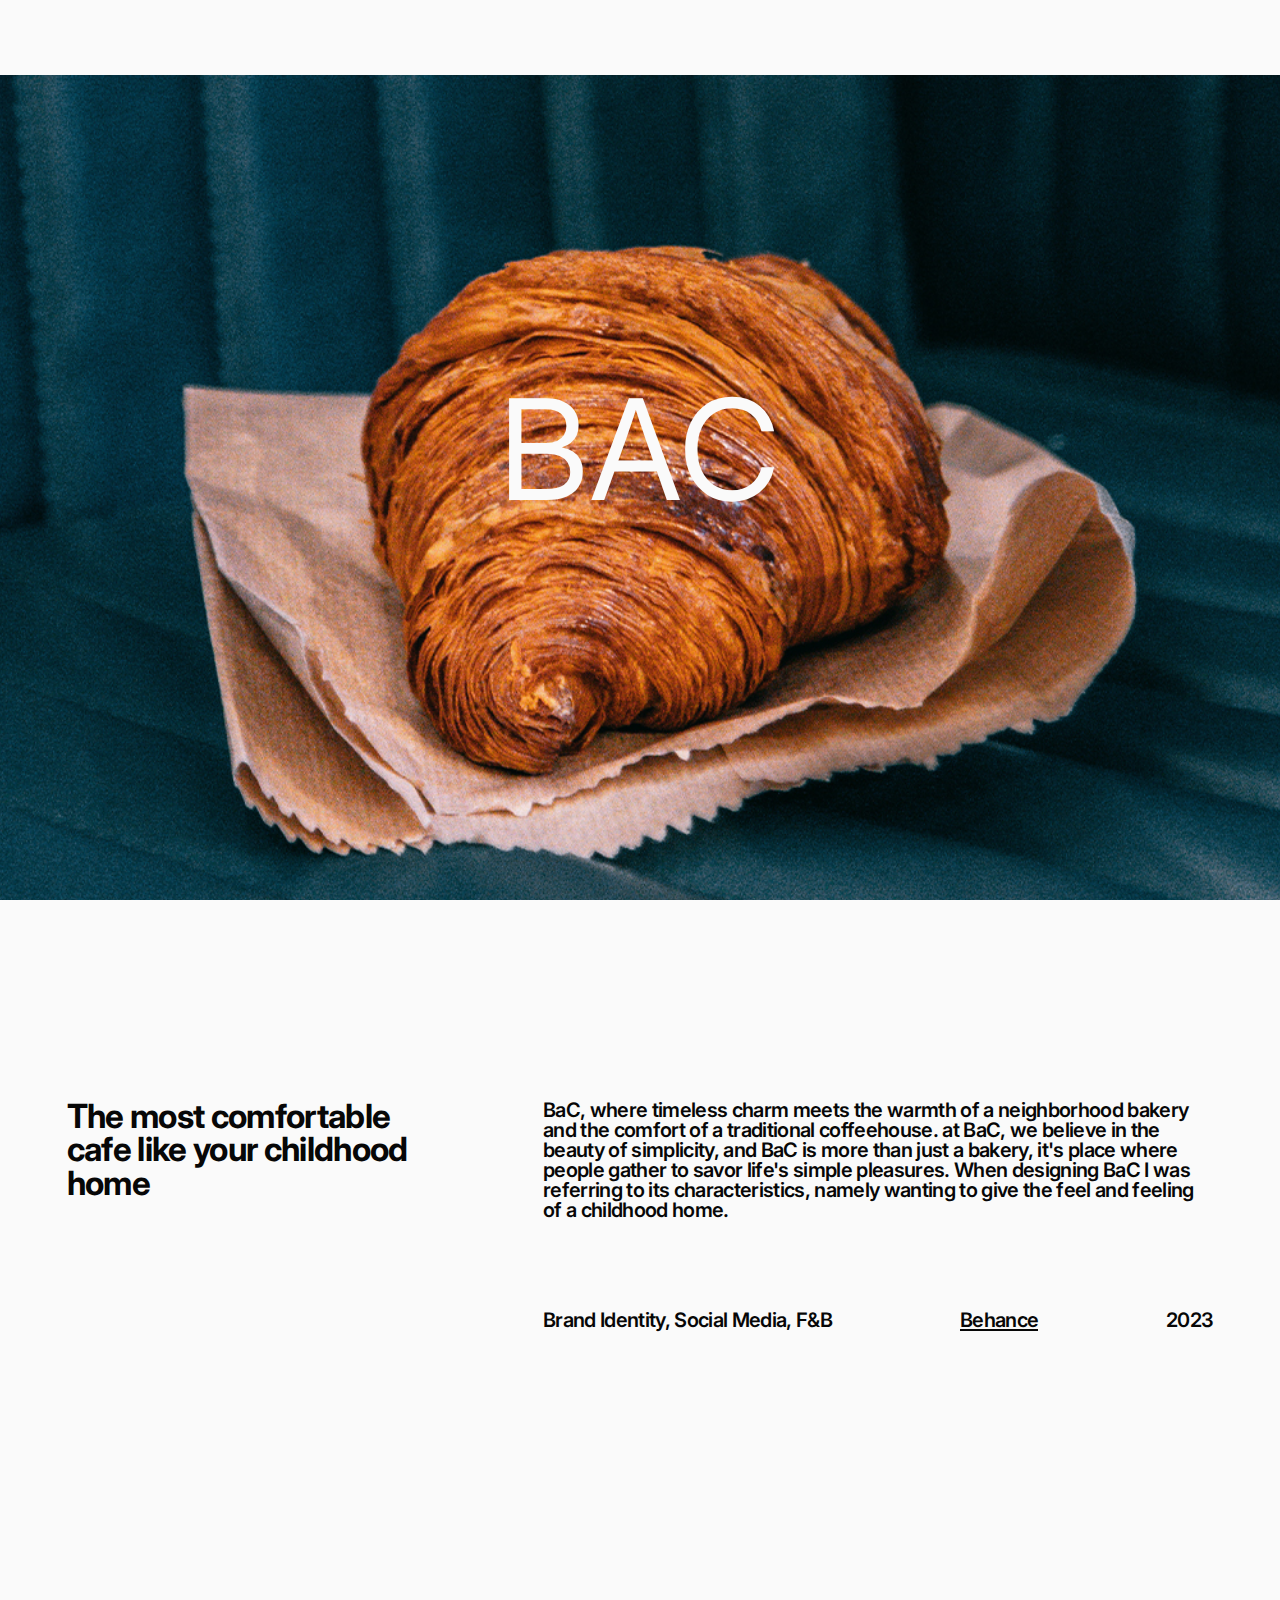
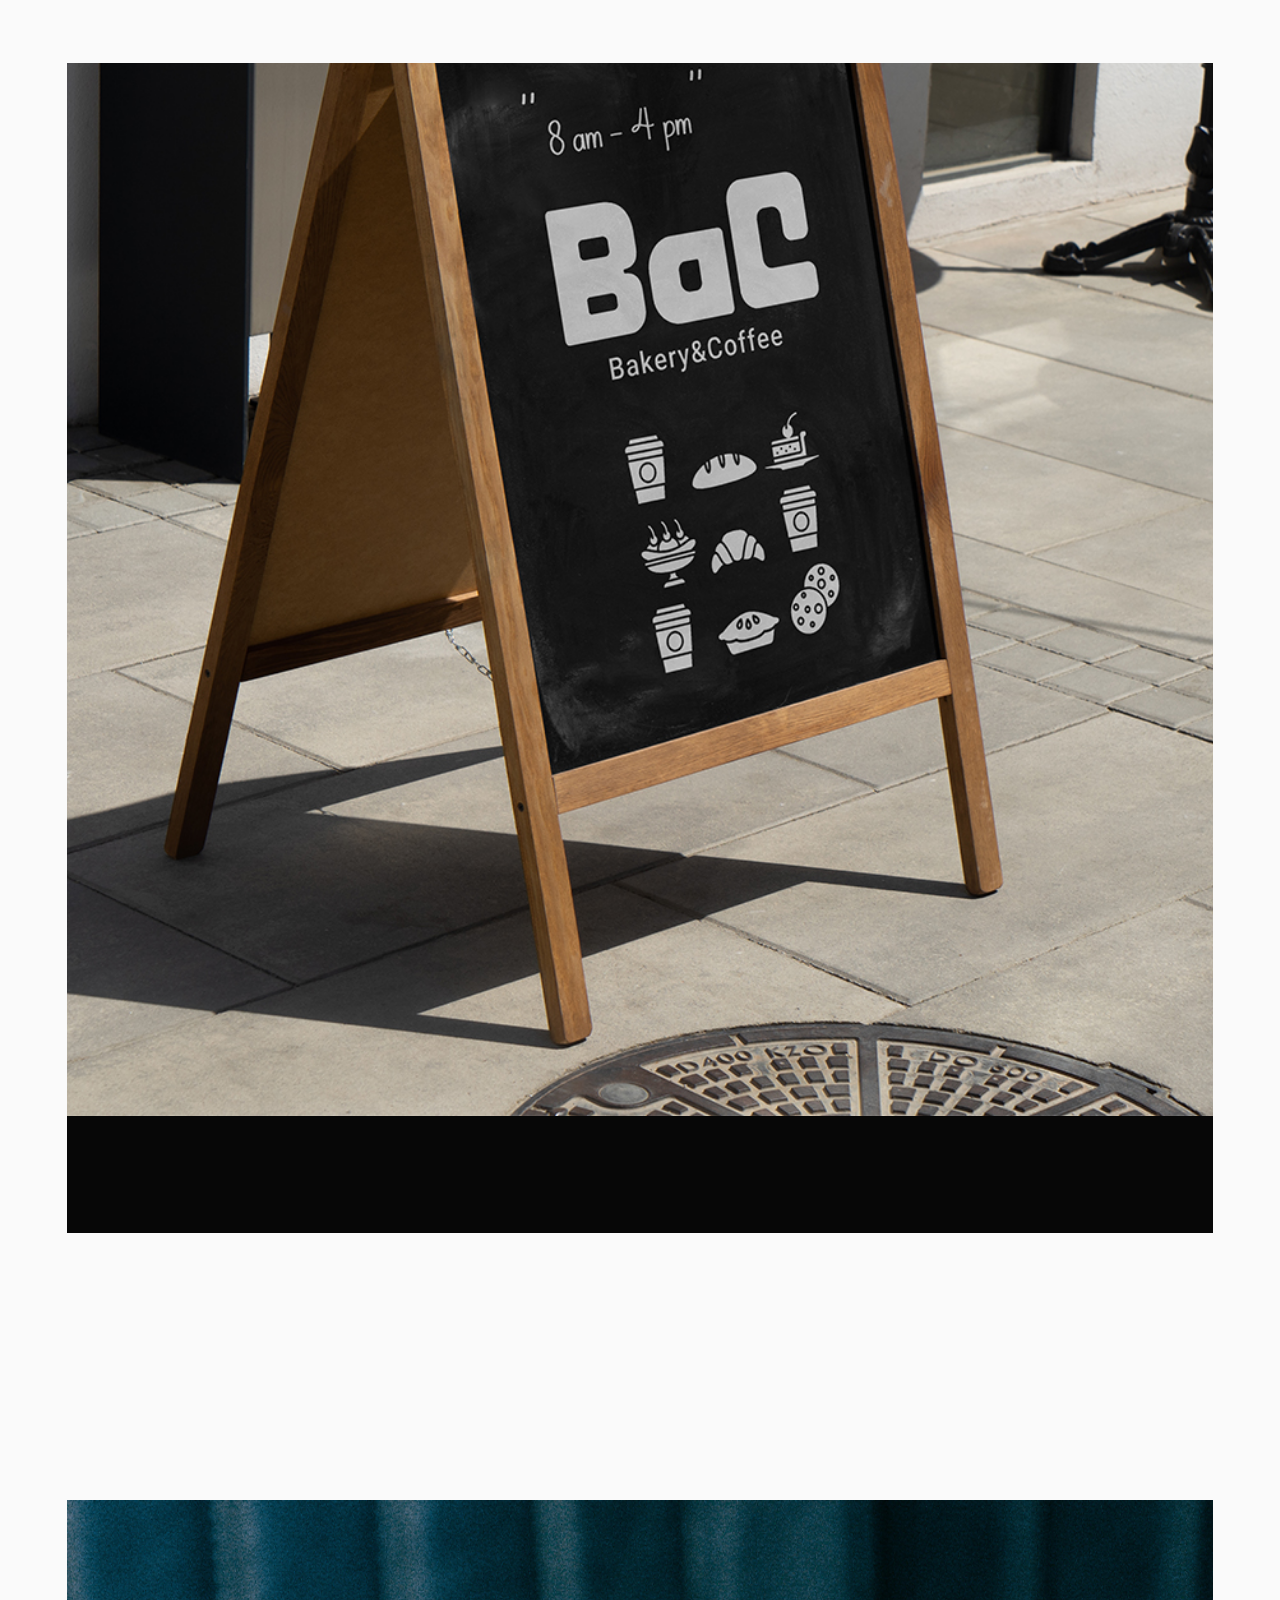
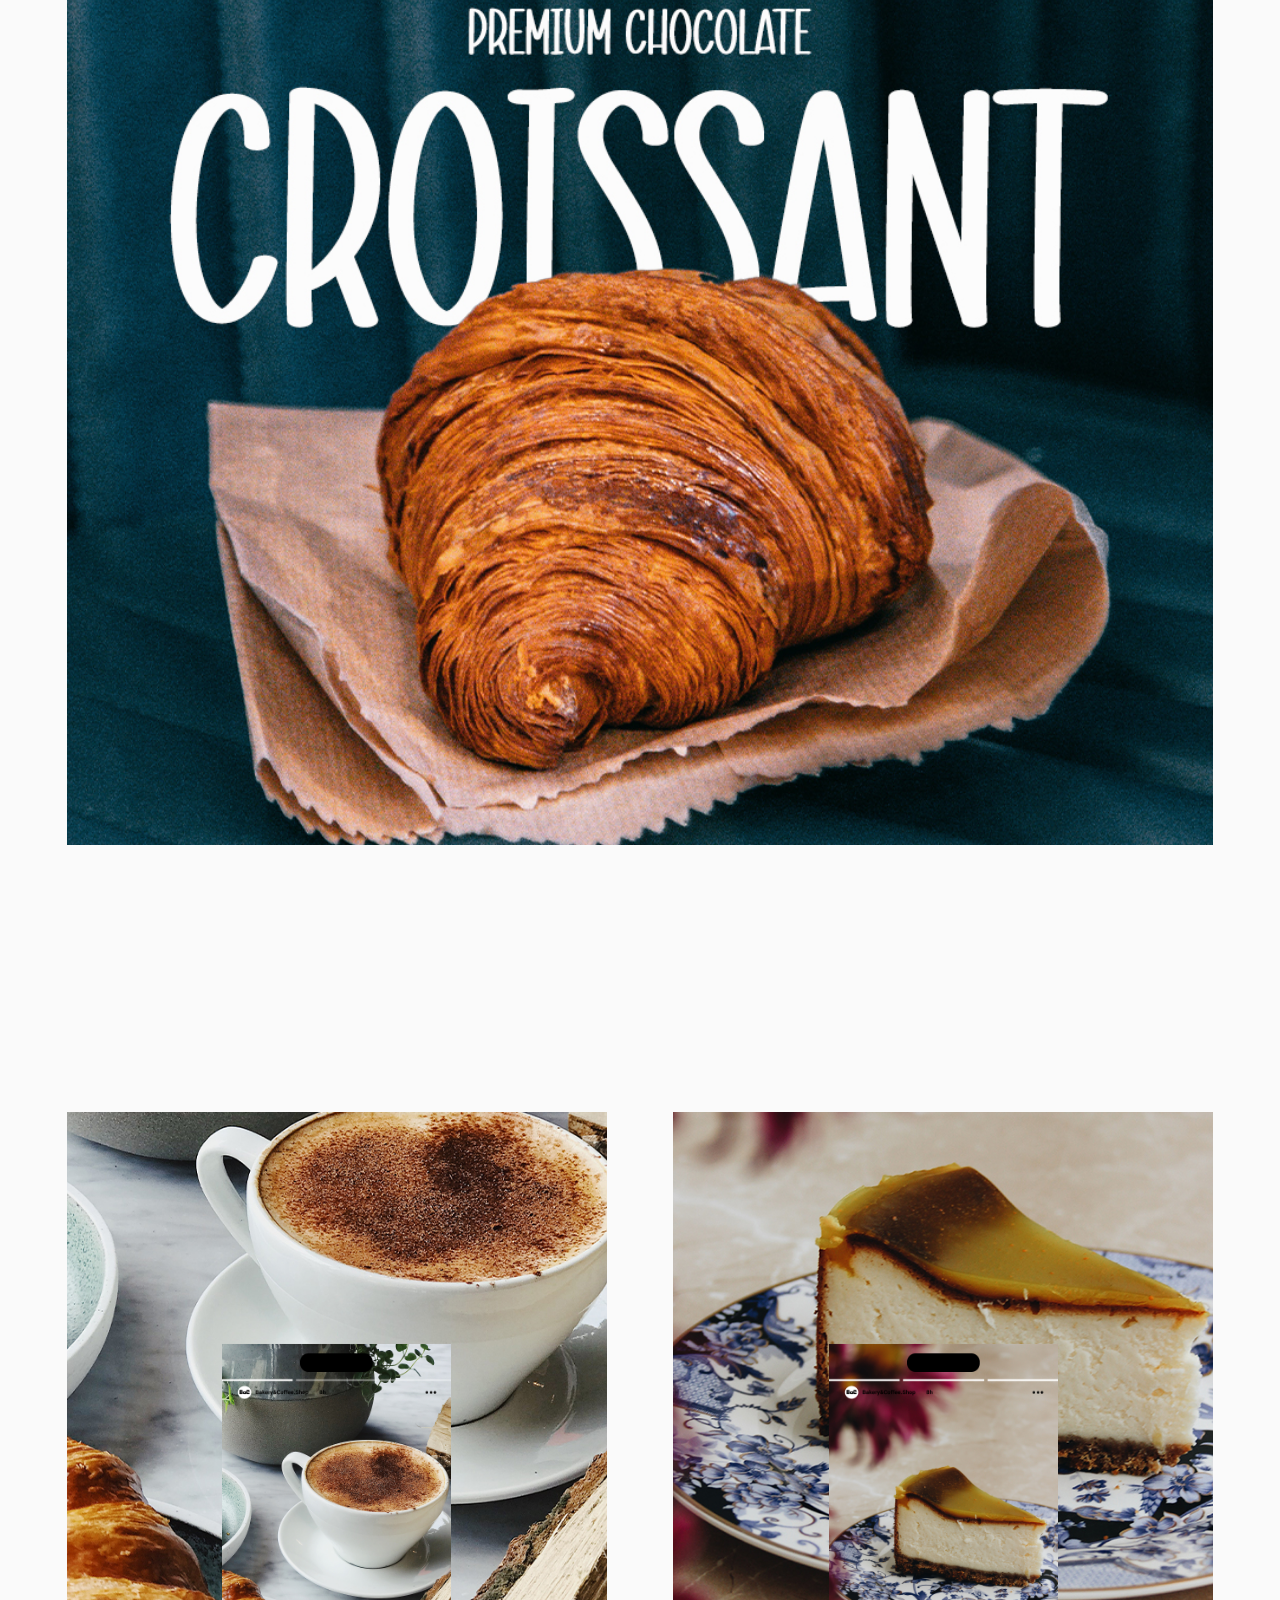
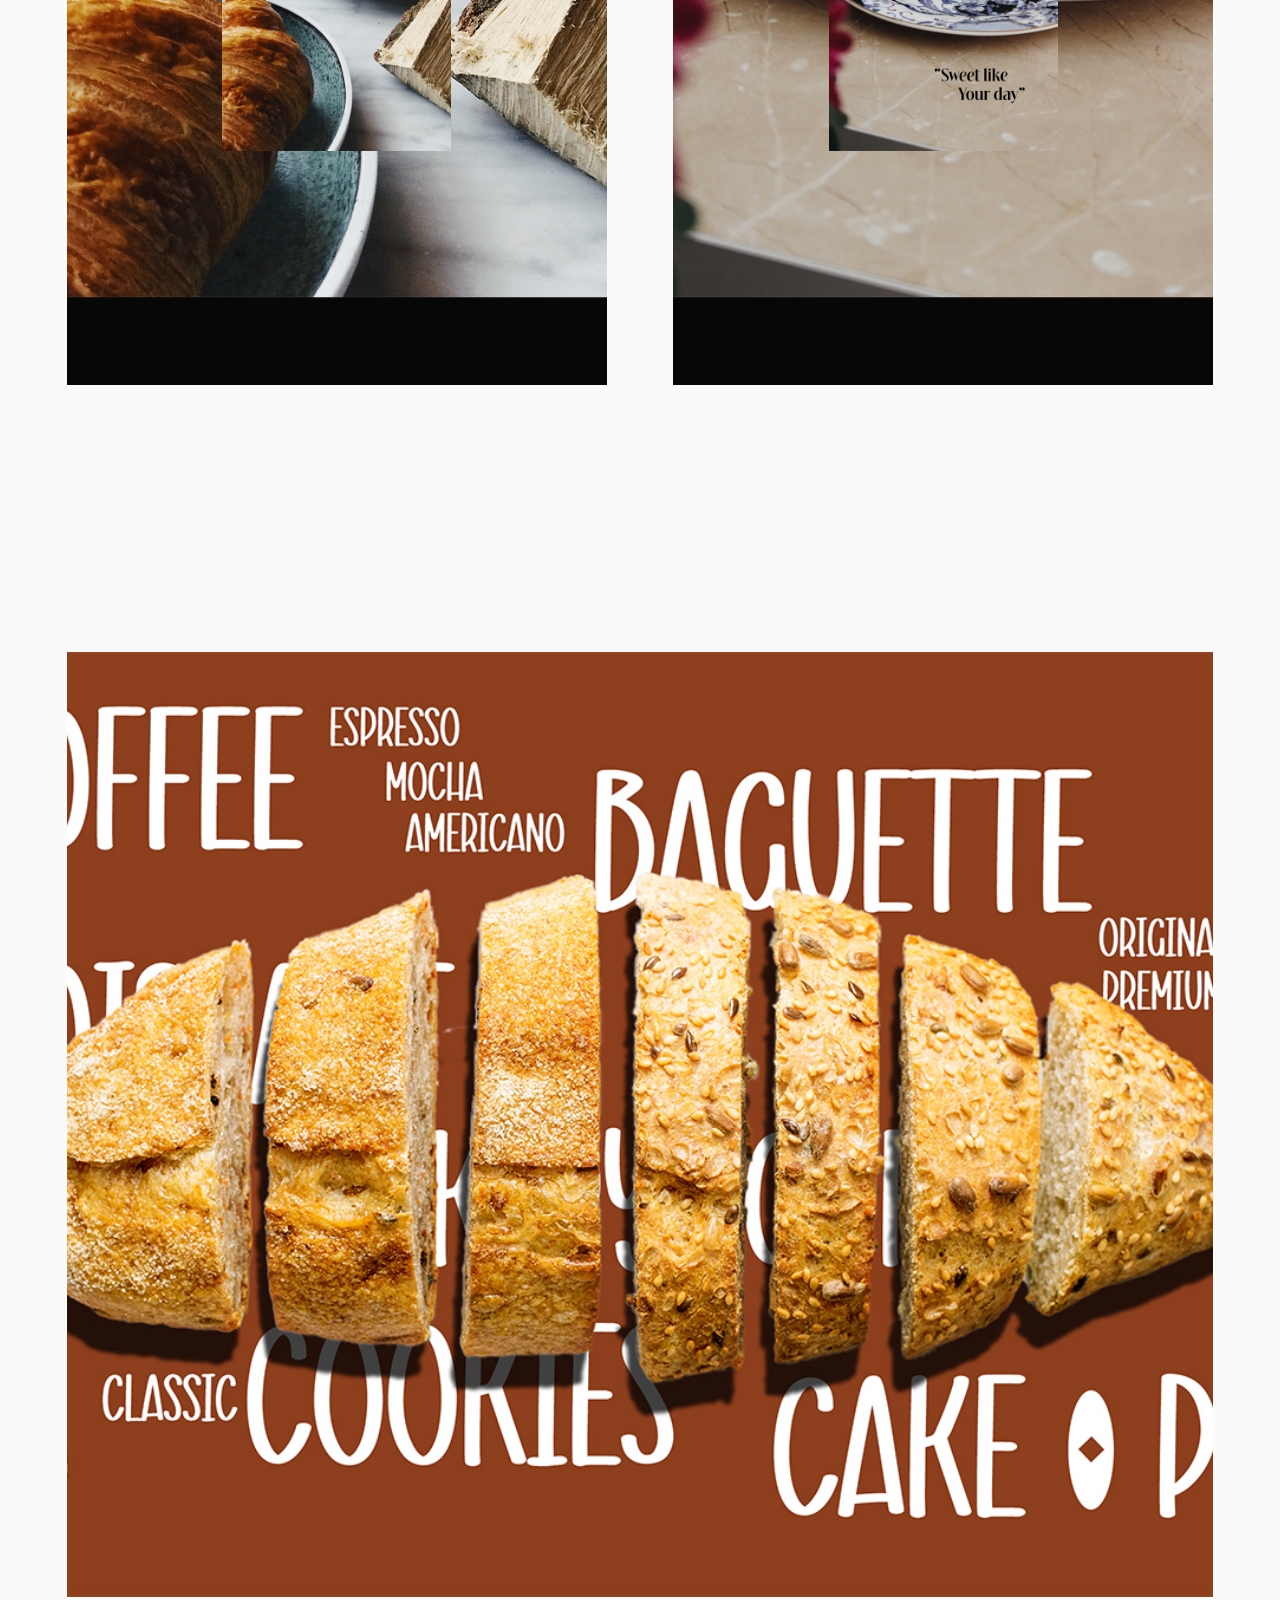
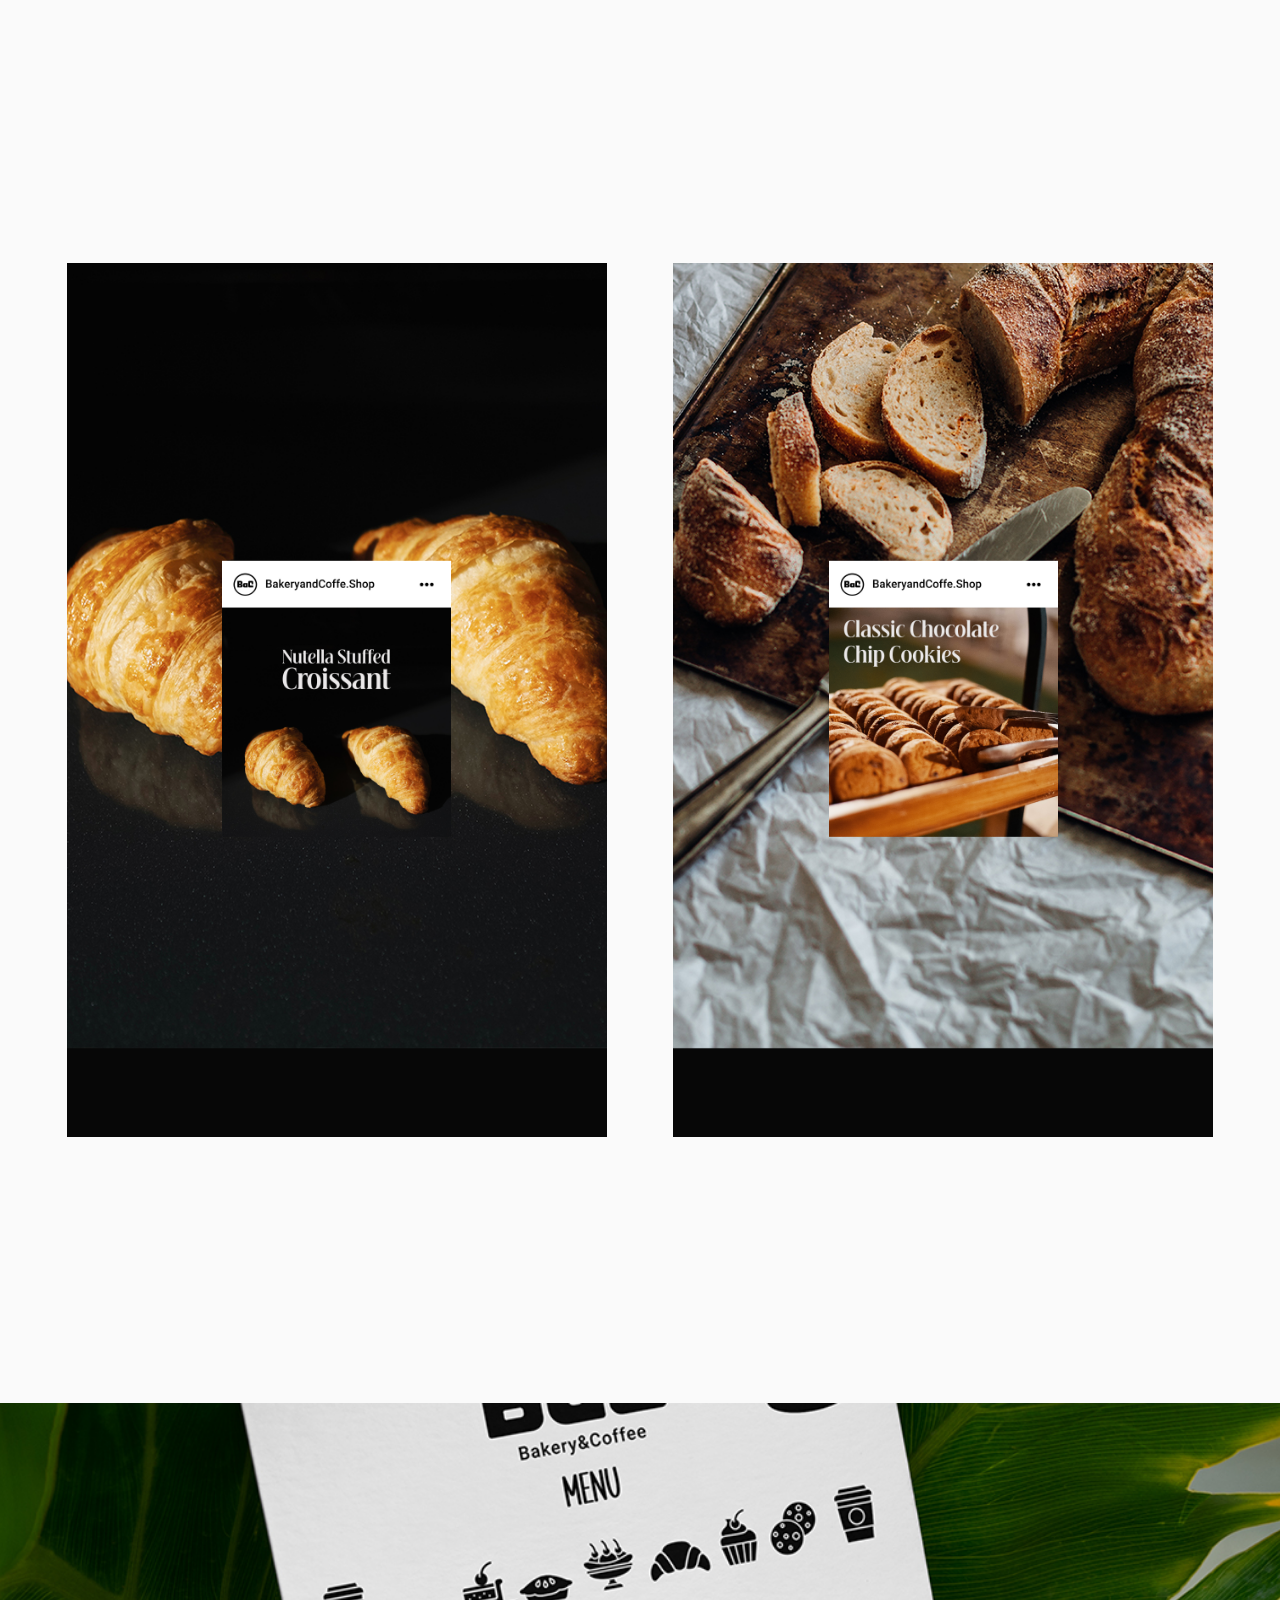
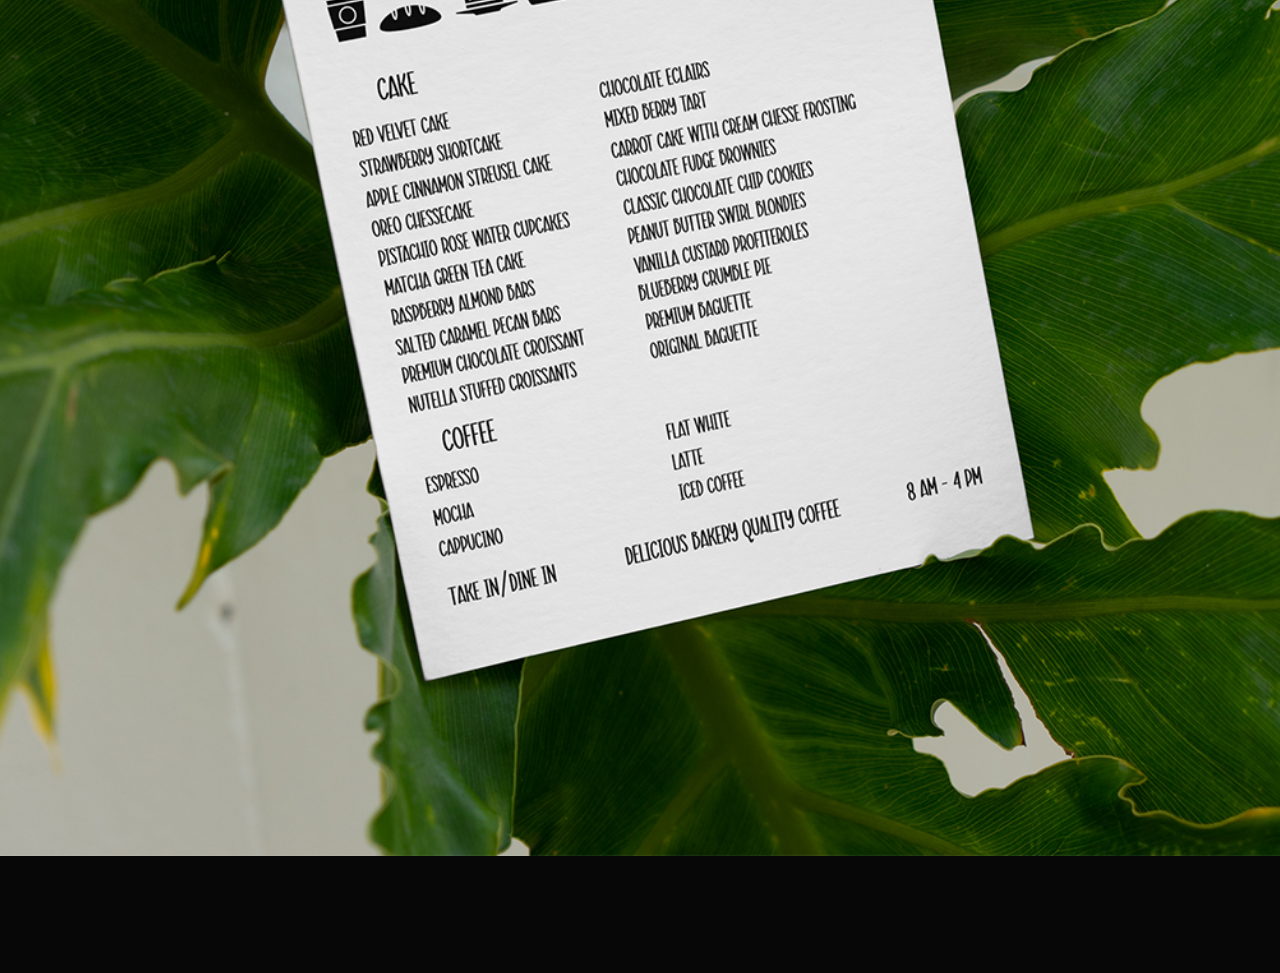
<file: case2.html>
<!DOCTYPE html>
<html lang="en">
<head>
    <meta charset="UTF-8">
    <meta name="viewport" content="width=device-width, initial-scale=1.0">
    <link rel="stylesheet" href="./Css/setting.css">
    <link rel="stylesheet" href="./Css/case.css">
    <link rel="icon" type="image/jpg" href="Images/favicon.jpg">
    <link rel="preconnect" href="https://fonts.googleapis.com">
    <link rel="preconnect" href="https://fonts.gstatic.com" crossorigin>
    <link href="https://fonts.googleapis.com/css2?family=Inter:wght@100..900&family=JetBrains+Mono:ital,wght@0,100..800;1,100..800&family=Playfair+Display:ital,wght@0,400..900;1,400..900&family=Ubuntu:ital,wght@0,300;0,400;0,500;0,700;1,300;1,400;1,500;1,700&display=swap" rel="stylesheet">
    <title>Ahimstudio&copy; - Works - BaC-2</title>
</head>
<body>
    <!-- Intro -->
    <div class="transition"></div>

    <!-- Main -->
    <main class="app">
        <div class="hero">
            <div class="hero-img">
                <img src="./Images/case2/bg1.jpg" alt="">
            </div>
            <div class="hero-title">
                <h1>BaC</h1>
            </div>
        </div>

        <div class="container">
            <div class="container-wrapper">
                <div class="container-row">
                    <div class="container-row-item">
                        <p class="container-row-item-text">
                            The most comfortable cafe like your childhood home
                        </p>
                    </div>

                    <div class="container-row-item">
                        <p class="container-row-item-text">
                            BaC, where timeless charm meets the warmth of a neighborhood bakery and the comfort of a traditional coffeehouse. at BaC, we believe in the beauty of simplicity, and BaC is more than just a bakery, it's place where people gather to savor life's simple pleasures. When designing BaC I was referring to its characteristics, namely wanting to give the feel and feeling of a childhood home.
                        </p>
                        <div class="text-bottom">
                            <p class="category">Brand Identity, Social Media, F&B</p>
                            <a href="https://www.behance.net/gallery/179771681/BaC-Shop" class="link">Behance</a>
                            <p class="year">2023</p>
                        </div>
                    </div>
                </div>

                <div class="container-row">
                    <div class="container-row-media">
                        <figure class="container-row-media-figure">
                            <img src="./Images/case2/2.jpg" alt="" class="container-row-media-image">
                        </figure>
                    </div>
                </div>
                <div class="container-row">
                    <div class="container-row-media">
                        <figure class="container-row-media-figure">
                            <img src="./Images/case2/1.jpg" alt="" class="container-row-media-img">
                        </figure>
                    </div>
                </div>

                <div class="container-row --flex">
                    <div class="container-row-media">
                        <div class="container-row-media-info">
                            <img src="./Images/case2/3a.1.jpg" alt="">
                        </div>
                        <figure class="container-row-media-figure">
                            <img src="./Images/case2/3a.jpg" alt="" class="container-row-media-image">
                        </figure>
                    </div>
                    <div class="container-row-media">
                        <div class="container-row-media-info">
                            <img src="./Images/case2/3b.2.jpg" alt="">
                        </div>
                        <figure class="container-row-media-figure">
                            <img src="./Images/case2/3b.jpg" alt="" class="container-row-media-image">
                        </figure>
                    </div>
                </div>

                <div class="container-row">
                    <div class="container-row-media">
                        <figure class="container-row-media-figure">
                            <img src="./Images/case2/4.jpg" alt="" class="container-row-media-img">
                        </figure>
                    </div>
                </div>

                <div class="container-row --flex">
                    <div class="container-row-media">
                        <div class="container-row-media-info">
                            <img src="./Images/case2/5a.1.jpg" alt="">
                        </div>
                        <figure class="container-row-media-figure">
                            <img src="./Images/case2/5a.jpg" alt="" class="container-row-media-image">
                        </figure>
                    </div>
                    <div class="container-row-media">
                        <div class="container-row-media-info">
                            <img src="./Images/case2/5b.2.jpg" alt="">
                        </div>
                        <figure class="container-row-media-figure">
                            <img src="./Images/case2/5b.jpg" alt="" class="container-row-media-image">
                        </figure>
                    </div>
                </div>

                <div class="container-row">
                    <div class="container-row-media">
                        <figure class="container-row-media-figure">
                            <img src="./Images/case2/6.jpg" alt="" class="container-row-media-image">
                        </figure>
                    </div>
                </div>
            </div>
        </div>
    </main>

    <!-- Nav -->
    <nav class="ofh">
        <div class="nav-menu toggle-btn" id="toggle">
            <button class="burger" onclick="this.classList.toggle('active');"></button>
        </div>
        <div class="nav-pages">
            <a href="./index.html">Home</a>
            <a href="./about.html">About</a>
            <a href="./works.html">Work</a>
            <a href="./lab.html">Lab</a>
            <div class="nav-contact" id="contact">
                <span class="contact">Contact</span>
                <span class="close">Close</span>
            </div>
        </div>
    </nav>

    <!-- Contact-square -->
    <div id="contact-square"></div>

    <!-- Contact -->
    <div class="contact-overlay">
        <div class="contact-header">
            <h1>Contact</h1>
        </div>
        <div class="contact-container">
            <p class="cta">Work with me</p>
            <div class="contact-social">
                <a href="mailto:ahimson2@gmail.com">E-mail</a>
                <a href="https://www.behance.net/ahimsa21">Behance</a>
                <a href="https://www.instagram.com/ahim_studio/">Instagram</a>
            </div>
            <div class="state">
                <p>Open for any collaboration</p>
                <p>Designer and Developer</p>
            </div>
            <div class="copy">
                <p>Indonesia, Jakarta</p>
                <p>Copyright&copy;2024</p>
            </div>
        </div>
    </div>

    <!-- Square -->
    <div id="square-container"></div>

    <!-- Menu -->
    <div class="content-overlay">
        <div class="menu-links">
            <a href="./index.html">Home</a>
            <a href="./about.html">About</a>
            <a href="./works.html">Work</a>
            <a href="./lab.html">Lab</a>
        </div>
        <div class="menu-header">
            <h1>work with me</h1>
        </div>
        <div class="menu-footer">
            <div class="social">
                <a href="mailto:ahimson2@gmail.com">E-mail</a>
                <a href="https://www.behance.net/ahimsa21">Behance</a>
                <a href="https://www.instagram.com/ahim_studio/">Instagram</a>
            </div>
            <div class="copy">
                <p>Indonesia, Jakarta</p>
                <p>Copyright&copy;2024</p>
            </div>
            <div class="state">
                <p>Open for any collaboration</p>
                <p>Designer and Developer</p>
            </div>
        </div>
    </div>

    <script src="./Javascripts/ScrollTrigger.min.js"></script>
    <script src="./Javascripts/gsap-min.js"></script>
    <script src="./Javascripts/lenis.min.js"></script>
    <script src="./Javascripts/case.js"></script>
</body>
</html>
</file>
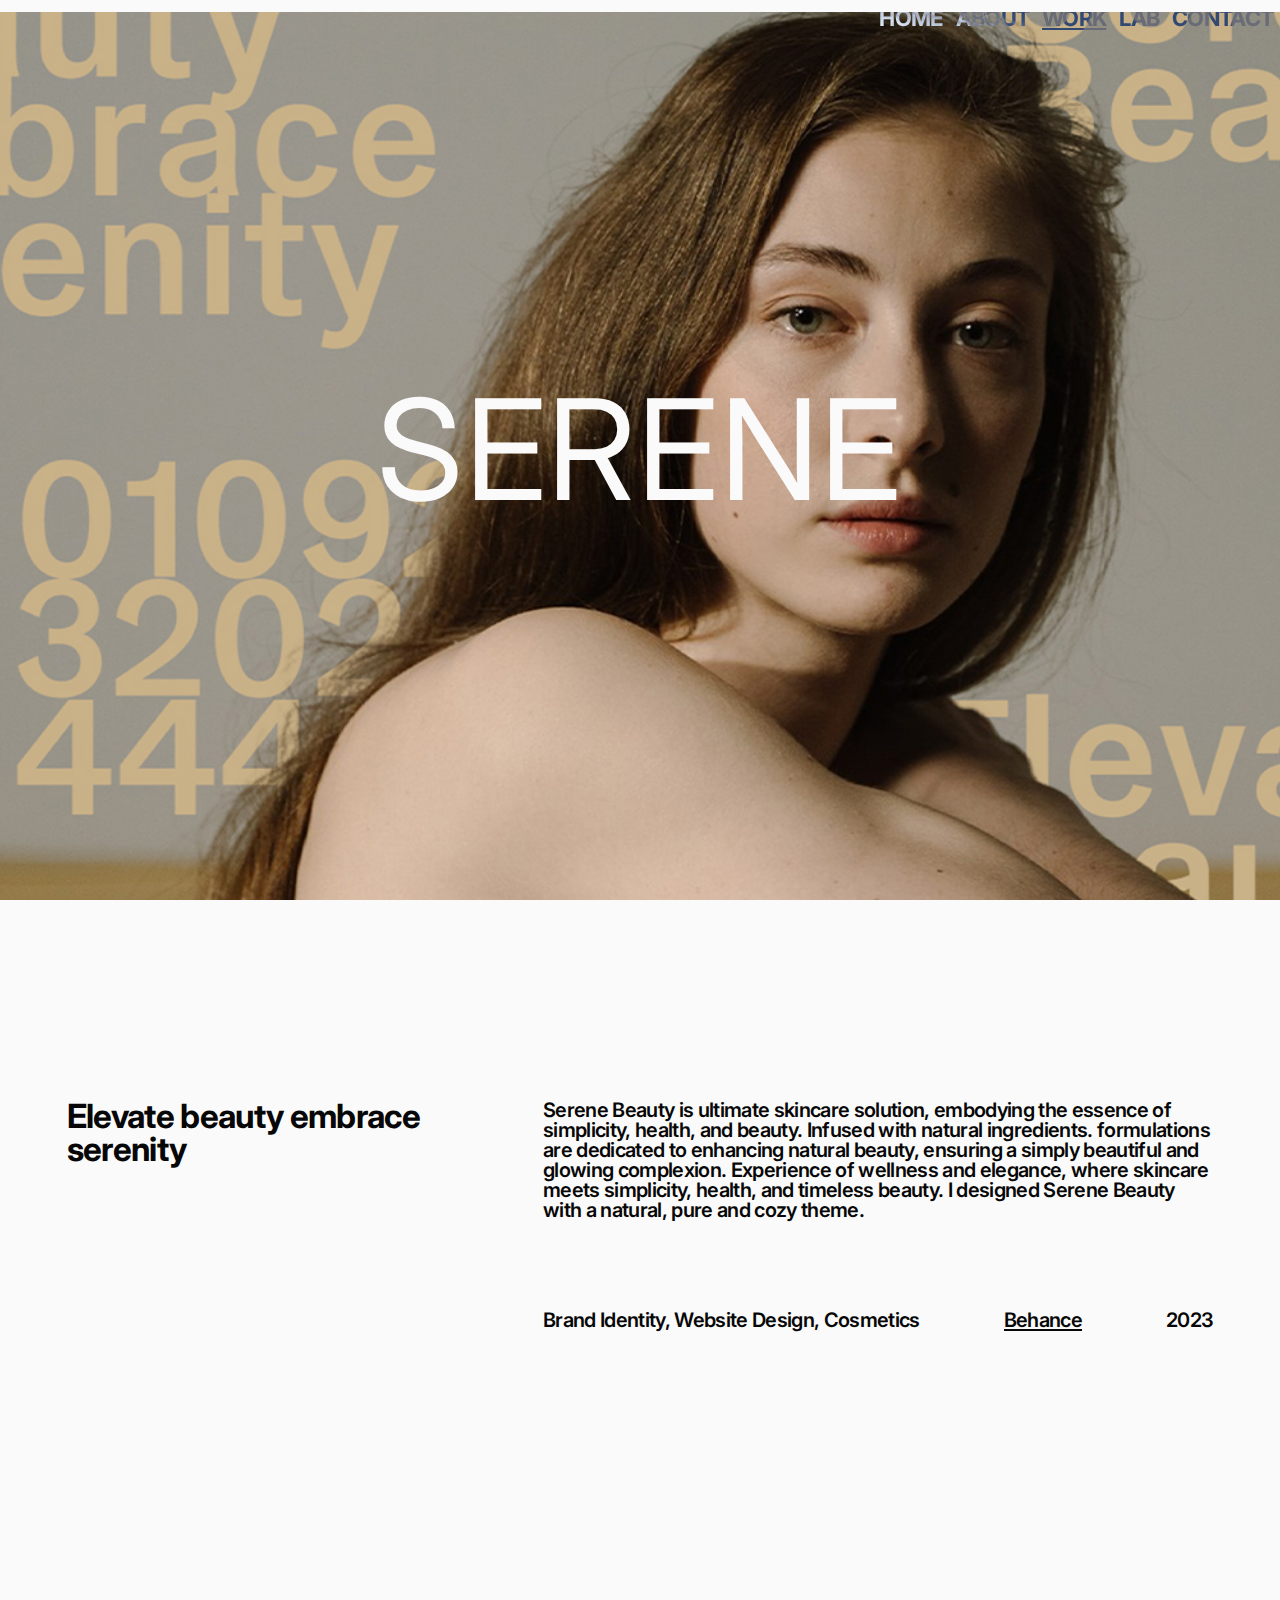
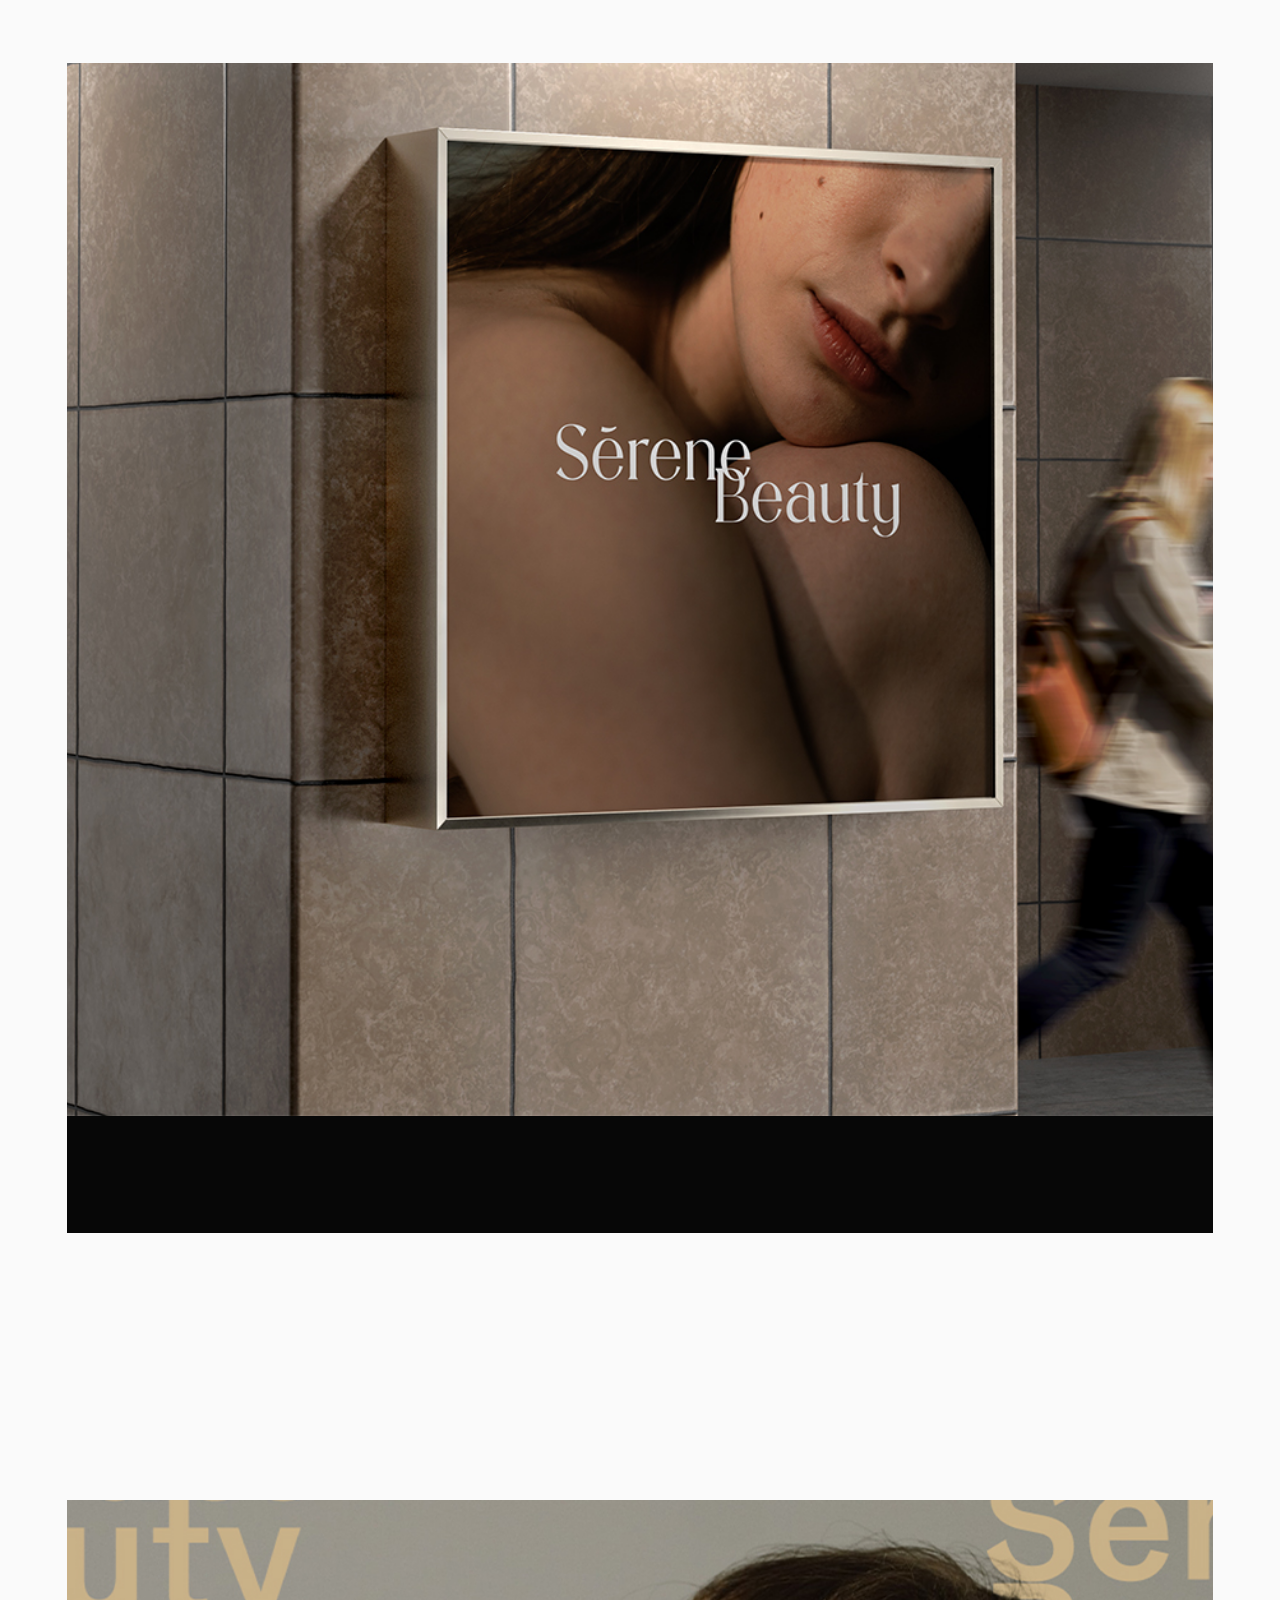
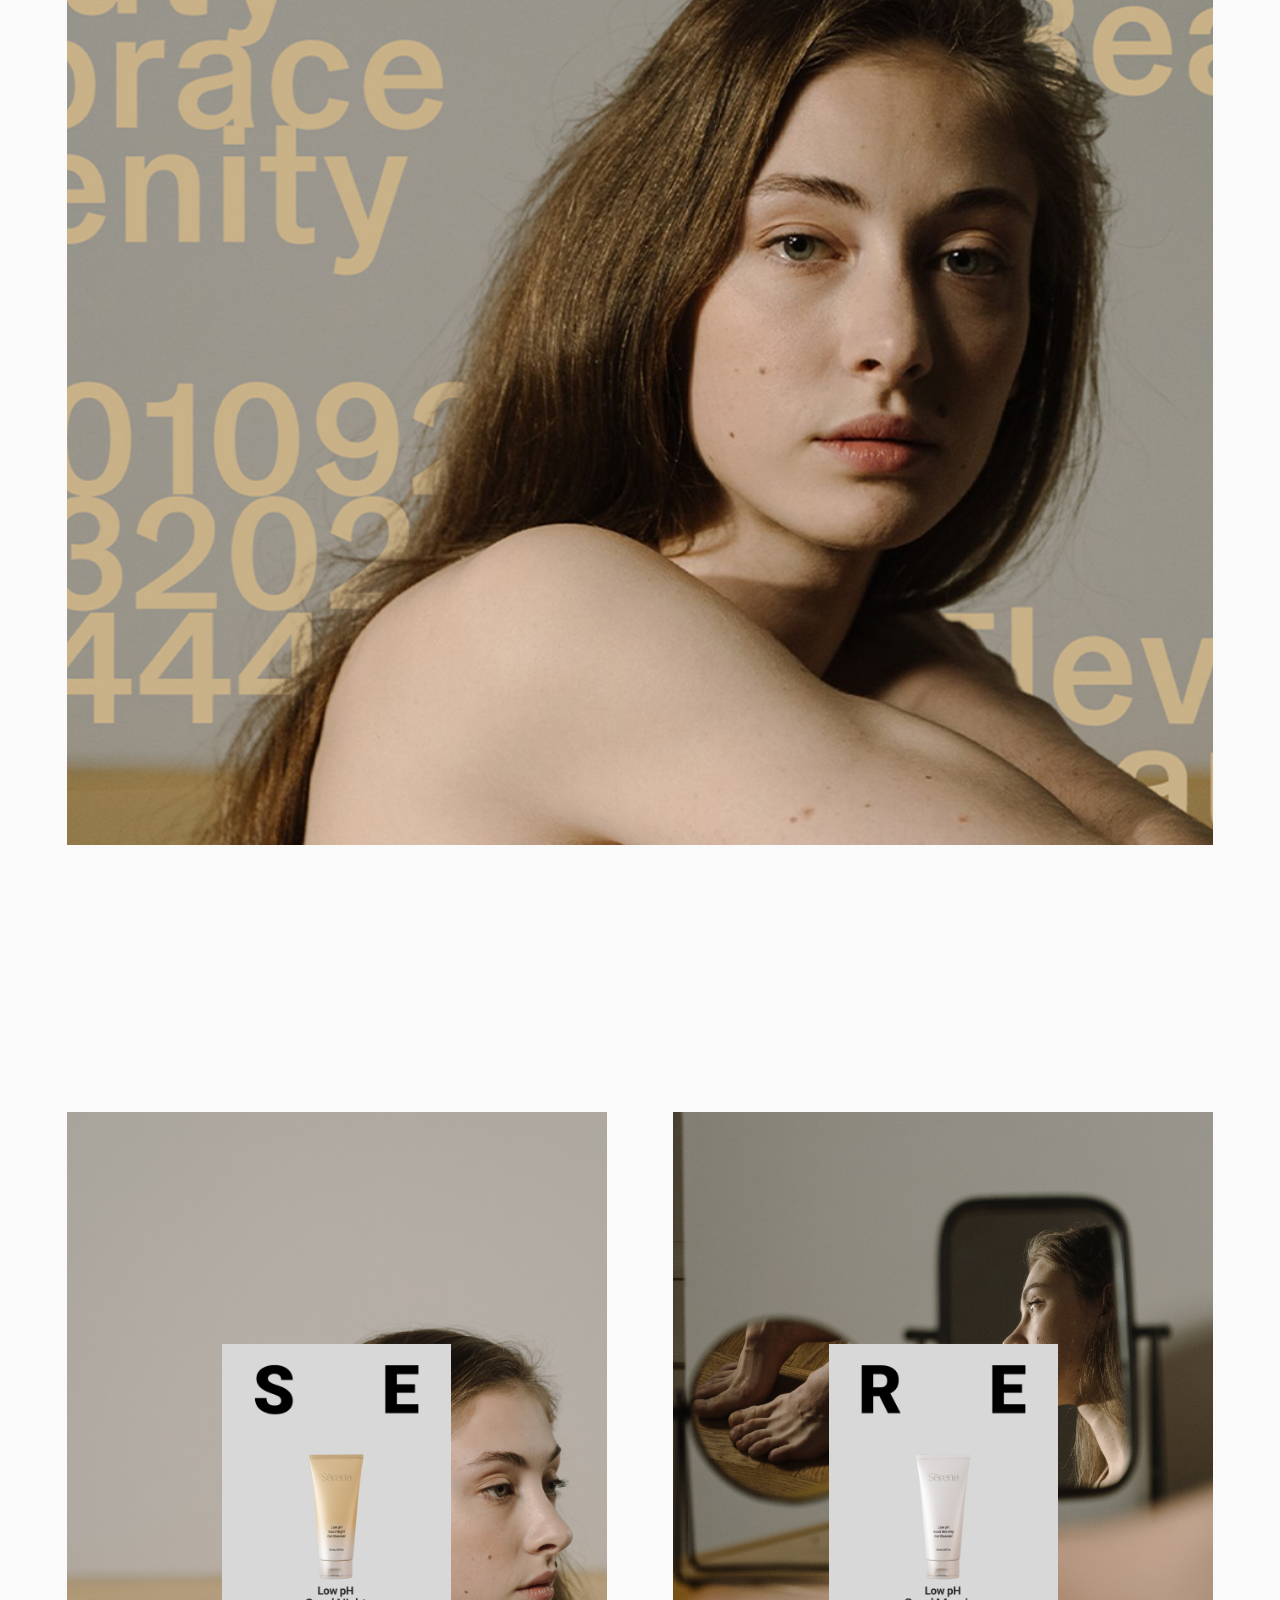
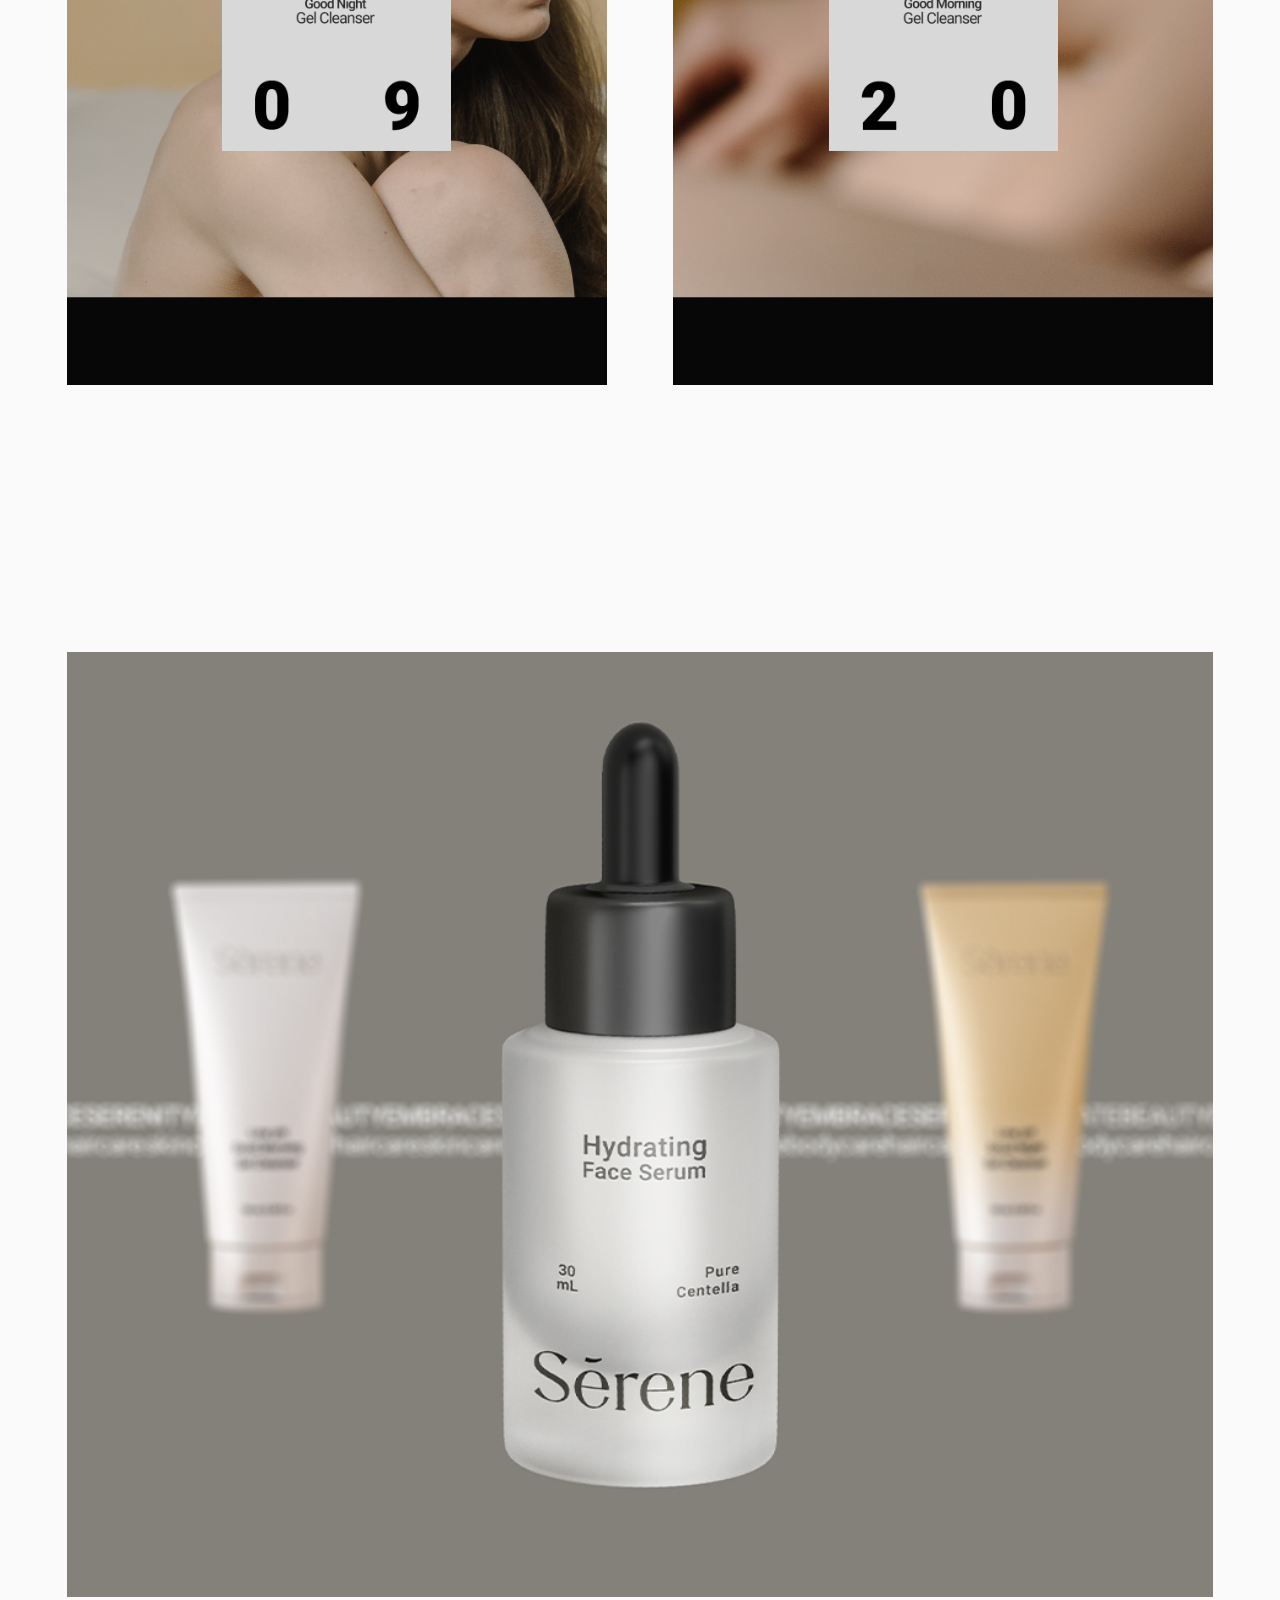
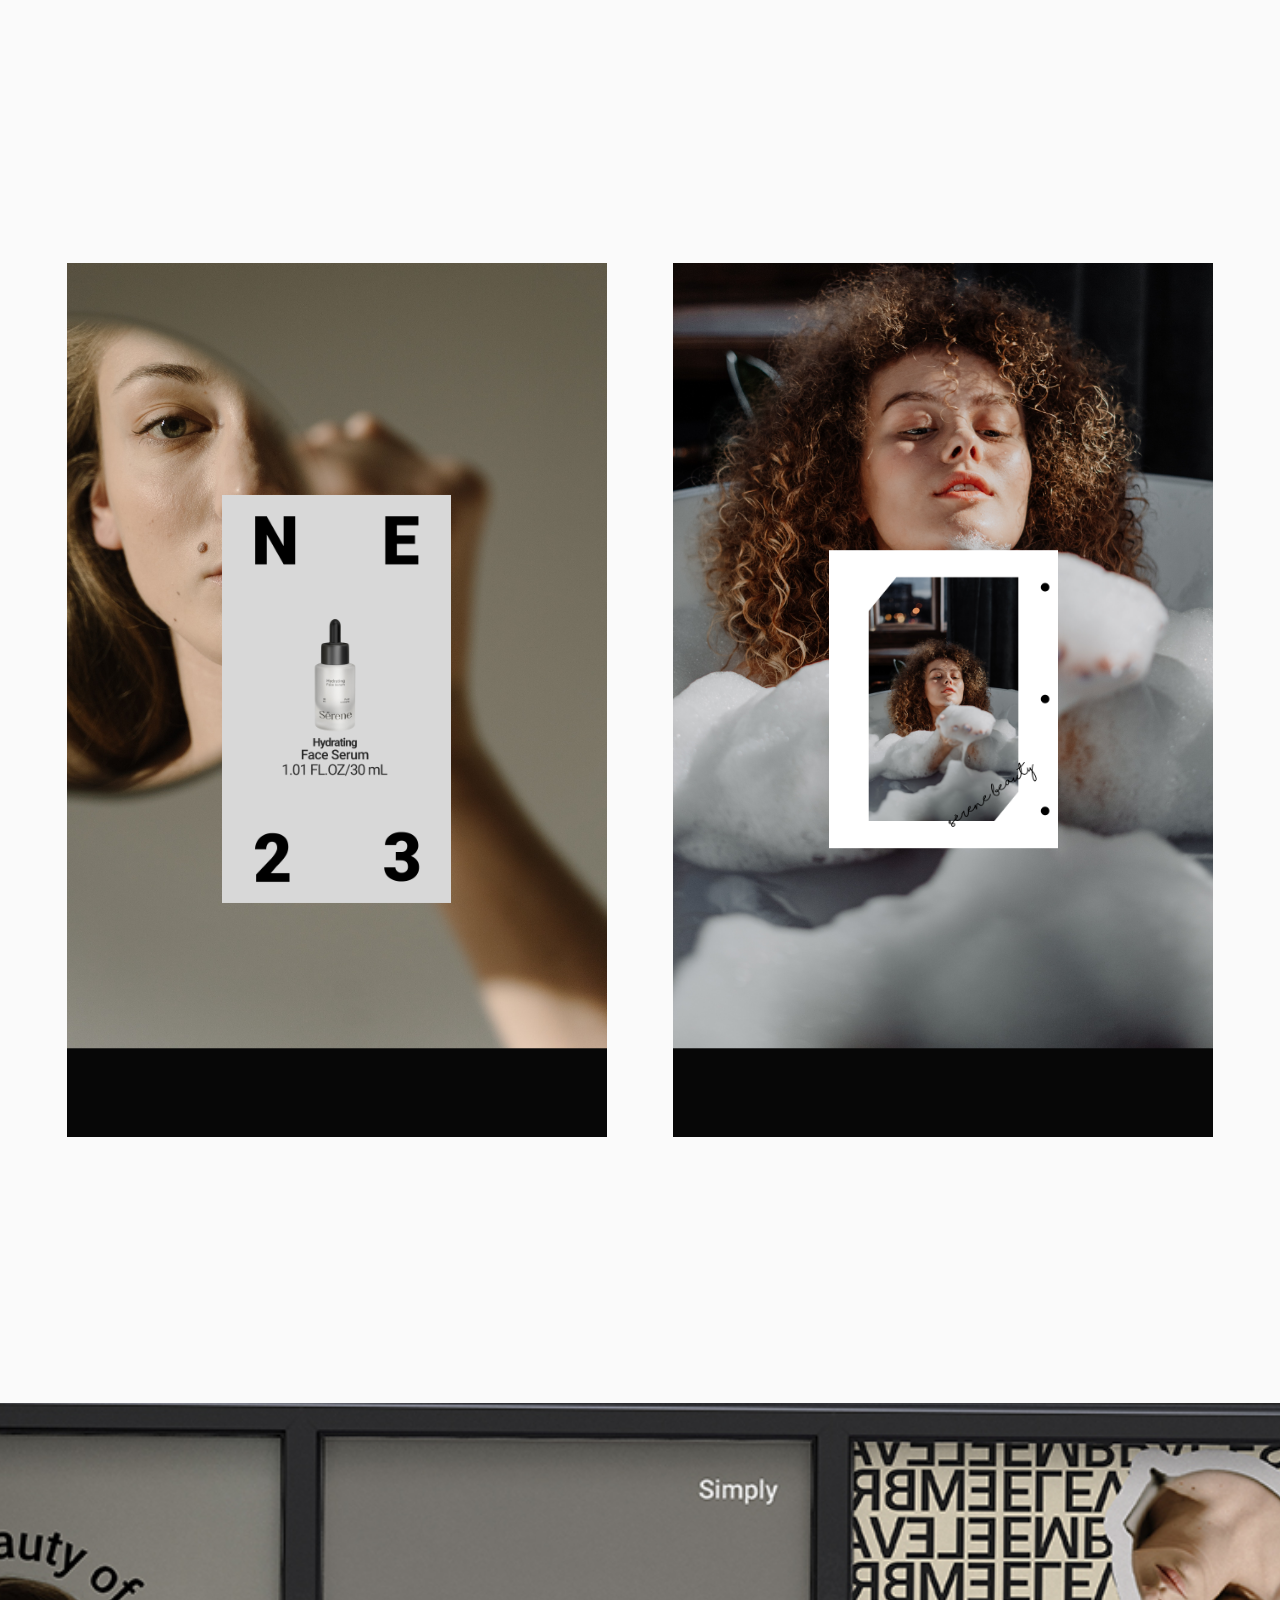
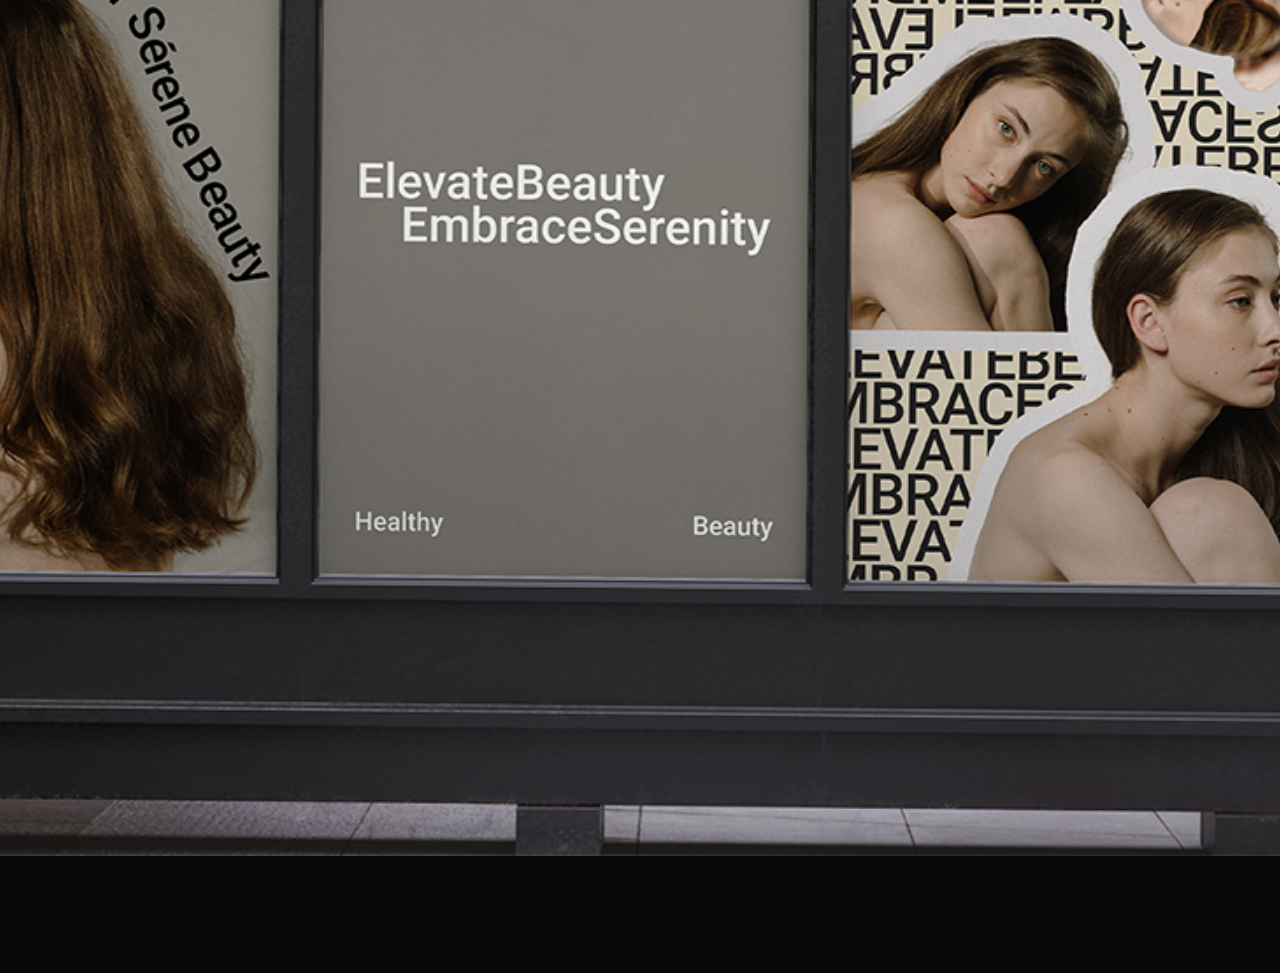
<file: case3.html>
<!DOCTYPE html>
<html lang="en">
<head>
    <meta charset="UTF-8">
    <meta name="viewport" content="width=device-width, initial-scale=1.0">
    <link rel="stylesheet" href="./Css/setting.css">
    <link rel="stylesheet" href="./Css/case.css">
    <link rel="icon" type="image/jpg" href="Images/favicon.jpg">
    <link rel="preconnect" href="https://fonts.googleapis.com">
    <link rel="preconnect" href="https://fonts.gstatic.com" crossorigin>
    <link href="https://fonts.googleapis.com/css2?family=Inter:wght@100..900&family=JetBrains+Mono:ital,wght@0,100..800;1,100..800&family=Playfair+Display:ital,wght@0,400..900;1,400..900&family=Ubuntu:ital,wght@0,300;0,400;0,500;0,700;1,300;1,400;1,500;1,700&display=swap" rel="stylesheet">
    <title>Ahimstudio&copy; - Works - Serene-3</title>
</head>
<body>
    <!-- Intro -->
    <div class="transition"></div>

    <!-- Main -->
    <main class="app">
        <div class="hero">
            <div class="hero-img">
                <img src="./Images/case3/bg1.jpg" alt="">
            </div>
            <div class="hero-title">
                <h1>Serene</h1>
            </div>
        </div>

        <div class="container">
            <div class="container-wrapper">
                <div class="container-row">
                    <div class="container-row-item">
                        <p class="container-row-item-text">
                            Elevate beauty embrace serenity
                        </p>
                    </div>

                    <div class="container-row-item">
                        <p class="container-row-item-text">
                            Serene Beauty is ultimate skincare solution, embodying the essence of simplicity, health, and beauty. Infused with natural ingredients. formulations are dedicated to enhancing natural beauty, ensuring a simply beautiful and glowing complexion. Experience of wellness and elegance, where skincare meets simplicity, health, and timeless beauty. I designed Serene Beauty with a natural, pure and cozy theme.
                        </p>
                        <div class="text-bottom">
                            <p class="category">Brand Identity, Website Design, Cosmetics</p>
                            <a href="https://www.behance.net/gallery/180332369/Serene-BeautyBranding-Visual-Identity" class="link">Behance</a>
                            <p class="year">2023</p>
                        </div>
                    </div>
                </div>

                <div class="container-row">
                    <div class="container-row-media">
                        <figure class="container-row-media-figure">
                            <img src="./Images/case3/2.jpg" alt="" class="container-row-media-image">
                        </figure>
                    </div>
                </div>
                <div class="container-row">
                    <div class="container-row-media">
                        <figure class="container-row-media-figure">
                            <img src="./Images/case3/bg1.jpg" alt="" class="container-row-media-img">
                        </figure>
                    </div>
                </div>

                <div class="container-row --flex">
                    <div class="container-row-media">
                        <div class="container-row-media-info">
                            <img src="./Images/case3/3a.1.jpg" alt="">
                        </div>
                        <figure class="container-row-media-figure">
                            <img src="./Images/case3/3a.jpg" alt="" class="container-row-media-image">
                        </figure>
                    </div>
                    <div class="container-row-media">
                        <div class="container-row-media-info">
                            <img src="./Images/case3/3b.2.jpg" alt="">
                        </div>
                        <figure class="container-row-media-figure">
                            <img src="./Images/case3/3b.jpg" alt="" class="container-row-media-image">
                        </figure>
                    </div>
                </div>

                <div class="container-row">
                    <div class="container-row-media">
                        <figure class="container-row-media-figure">
                            <img src="./Images/case3/4.jpg" alt="" class="container-row-media-img">
                        </figure>
                    </div>
                </div>

                <div class="container-row --flex">
                    <div class="container-row-media">
                        <div class="container-row-media-info">
                            <img src="./Images/case3/5a.1.jpg" alt="">
                        </div>
                        <figure class="container-row-media-figure">
                            <img src="./Images/case3/5a.jpg" alt="" class="container-row-media-image">
                        </figure>
                    </div>
                    <div class="container-row-media">
                        <div class="container-row-media-info">
                            <img src="./Images/case3/5b.2.jpg" alt="">
                        </div>
                        <figure class="container-row-media-figure">
                            <img src="./Images/case3/5b.jpg" alt="" class="container-row-media-image">
                        </figure>
                    </div>
                </div>

                <div class="container-row">
                    <div class="container-row-media">
                        <figure class="container-row-media-figure">
                            <img src="./Images/case3/6.jpg" alt="" class="container-row-media-image">
                        </figure>
                    </div>
                </div>
            </div>
        </div>
    </main>

    <!-- Nav -->
    <nav class="ofh">
        <div class="nav-menu toggle-btn" id="toggle">
            <button class="burger" onclick="this.classList.toggle('active');"></button>
        </div>
        <div class="nav-pages">
            <a href="./index.html">Home</a>
            <a href="./about.html">About</a>
            <a href="./works.html">Work</a>
            <a href="./lab.html">Lab</a>
            <div class="nav-contact" id="contact">
                <span class="contact">Contact</span>
                <span class="close">Close</span>
            </div>
        </div>
    </nav>

    <!-- Contact-square -->
    <div id="contact-square"></div>

    <!-- Contact -->
    <div class="contact-overlay">
        <div class="contact-header">
            <h1>Contact</h1>
        </div>
        <div class="contact-container">
            <p class="cta">Work with me</p>
            <div class="contact-social">
                <a href="mailto:ahimson2@gmail.com">E-mail</a>
                <a href="https://www.behance.net/ahimsa21">Behance</a>
                <a href="https://www.instagram.com/ahim_studio/">Instagram</a>
            </div>
            <div class="state">
                <p>Open for any collaboration</p>
                <p>Designer and Developer</p>
            </div>
            <div class="copy">
                <p>Indonesia, Jakarta</p>
                <p>Copyright&copy;2024</p>
            </div>
        </div>
    </div>

    <!-- Square -->
    <div id="square-container"></div>

    <!-- Menu -->
    <div class="content-overlay">
        <div class="menu-links">
            <a href="./index.html">Home</a>
            <a href="./about.html">About</a>
            <a href="./works.html">Work</a>
            <a href="./lab.html">Lab</a>
        </div>
        <div class="menu-header">
            <h1>work with me</h1>
        </div>
        <div class="menu-footer">
            <div class="social">
                <a href="mailto:ahimson2@gmail.com">E-mail</a>
                <a href="https://www.behance.net/ahimsa21">Behance</a>
                <a href="https://www.instagram.com/ahim_studio/">Instagram</a>
            </div>
            <div class="copy">
                <p>Indonesia, Jakarta</p>
                <p>Copyright&copy;2024</p>
            </div>
            <div class="state">
                <p>Open for any collaboration</p>
                <p>Designer and Developer</p>
            </div>
        </div>
    </div>

    <script src="./Javascripts/ScrollTrigger.min.js"></script>
    <script src="./Javascripts/gsap-min.js"></script>
    <script src="./Javascripts/lenis.min.js"></script>
    <script src="./Javascripts/case.js"></script>
</body>
</html>
</file>
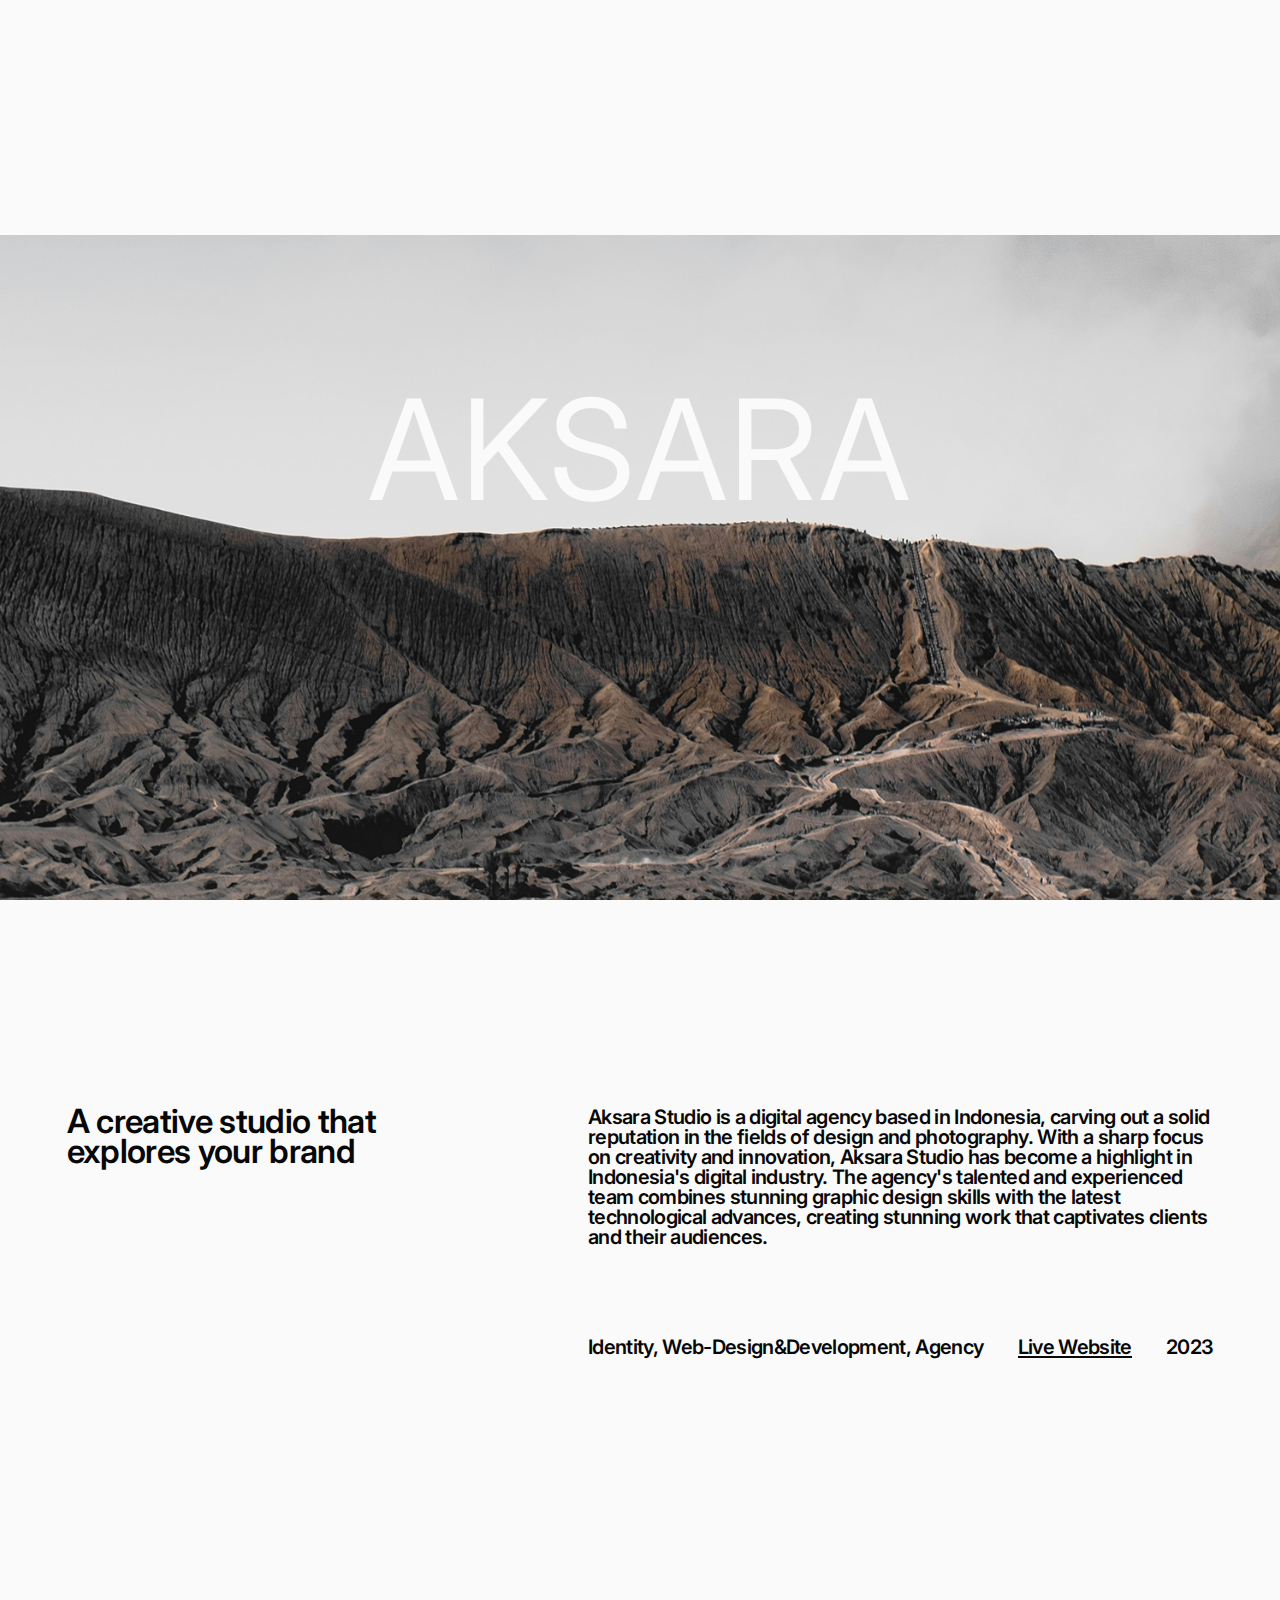
<file: case4.html>
<!DOCTYPE html>
<html lang="en">
<head>
    <meta charset="UTF-8">
    <meta name="viewport" content="width=device-width, initial-scale=1.0">
    <link rel="stylesheet" href="./Css/setting.css">
    <link rel="stylesheet" href="./Css/case2.css">
    <link rel="icon" type="image/jpg" href="Images/favicon.jpg">
    <link rel="preconnect" href="https://fonts.googleapis.com">
    <link rel="preconnect" href="https://fonts.gstatic.com" crossorigin>
    <link href="https://fonts.googleapis.com/css2?family=Inter:wght@100..900&family=JetBrains+Mono:ital,wght@0,100..800;1,100..800&family=Playfair+Display:ital,wght@0,400..900;1,400..900&family=Ubuntu:ital,wght@0,300;0,400;0,500;0,700;1,300;1,400;1,500;1,700&display=swap" rel="stylesheet">
    <title>Ahimstudio&copy; - Works - Aksara-4</title>
</head>
<body>
    <!-- Intro -->
    <div class="transition"></div>

    <!-- Main -->
    <main class="app">
        <div class="hero">
            <div class="hero-img">
                <img src="./Images/bg3.jpg" alt="">
            </div>
            <div class="hero-title">
                <h1>Aksara</h1>
            </div>
        </div>

        <div class="container">
            <div class="container-wrapper">
                <div class="container-row">
                    <div class="container-row-item">
                        <p class="container-row-item-text">
                            A creative studio that explores your brand
                        </p>
                    </div>

                    <div class="container-row-item">
                        <p class="container-row-item-text">
                            Aksara Studio is a digital agency based in Indonesia, carving out a solid reputation in the fields of design and photography. With a sharp focus on creativity and innovation, Aksara Studio has become a highlight in Indonesia's digital industry. The agency's talented and experienced team combines stunning graphic design skills with the latest technological advances, creating stunning work that captivates clients and their audiences.
                        </p>
                        <div class="text-bottom">
                            <p class="category">Identity, Web-Design&Development, Agency</p>
                            <a href="https://aksara-studio.vercel.app/" class="link" target="_blank">Live Website</a>
                            <p class="year">2023</p>
                        </div>
                    </div>
                </div>

                <div class="container-row">
                    <div class="container-row-media">
                        <figure class="container-row-media-figure">
                            <img src="./Images/case3/2.jpg" alt="" class="container-row-media-image">
                        </figure>
                    </div>
                </div>

                <div class="container-row">
                    <div class="container-row-media">
                        <figure class="container-row-media-figure">
                            <img src="./Images/case3/bg1.jpg" alt="" class="container-row-media-img">
                        </figure>
                    </div>
                </div>

                <div class="container-row --flex">
                    <div class="container-row-media">
                        <div class="container-row-media-info">
                            <img src="./Images/case3/3a.1.jpg" alt="">
                        </div>
                        <figure class="container-row-media-figure">
                            <img src="./Images/case3/3a.jpg" alt="" class="container-row-media-image">
                        </figure>
                    </div>
                    <div class="container-row-media">
                        <div class="container-row-media-info">
                            <img src="./Images/case3/3b.2.jpg" alt="">
                        </div>
                        <figure class="container-row-media-figure">
                            <img src="./Images/case3/3b.jpg" alt="" class="container-row-media-image">
                        </figure>
                    </div>
                </div>

                <div class="container-row">
                    <div class="container-row-media">
                        <figure class="container-row-media-figure">
                            <img src="./Images/case3/4.jpg" alt="" class="container-row-media-img">
                        </figure>
                    </div>
                </div>

                <div class="container-row --flex">
                    <div class="container-row-media">
                        <div class="container-row-media-info">
                            <img src="./Images/case3/5a.1.jpg" alt="">
                        </div>
                        <figure class="container-row-media-figure">
                            <img src="./Images/case3/5a.jpg" alt="" class="container-row-media-image">
                        </figure>
                    </div>
                    <div class="container-row-media">
                        <div class="container-row-media-info">
                            <img src="./Images/case3/5b.2.jpg" alt="">
                        </div>
                        <figure class="container-row-media-figure">
                            <img src="./Images/case3/5b.jpg" alt="" class="container-row-media-image">
                        </figure>
                    </div>
                </div>

                <div class="container-row">
                    <div class="container-row-media">
                        <figure class="container-row-media-figure">
                            <img src="./Images/case3/6.jpg" alt="" class="container-row-media-image">
                        </figure>
                    </div>
                </div>
            </div>
        </div>
    </main>

    <!-- Nav -->
    <nav class="ofh">
        <div class="nav-menu toggle-btn" id="toggle">
            <button class="burger" onclick="this.classList.toggle('active');"></button>
        </div>
        <div class="nav-pages">
            <a href="./index.html">Home</a>
            <a href="./about.html">About</a>
            <a href="./works.html">Work</a>
            <a href="./lab.html">Lab</a>
            <div class="nav-contact" id="contact">
                <span class="contact">Contact</span>
                <span class="close">Close</span>
            </div>
        </div>
    </nav>

    <!-- Contact-square -->
    <div id="contact-square"></div>

    <!-- Contact -->
    <div class="contact-overlay">
        <div class="contact-header">
            <h1>Contact</h1>
        </div>
        <div class="contact-container">
            <p class="cta">Work with me</p>
            <div class="contact-social">
                <a href="mailto:ahimson2@gmail.com">E-mail</a>
                <a href="https://www.behance.net/ahimsa21">Behance</a>
                <a href="https://www.instagram.com/ahim_studio/">Instagram</a>
            </div>
            <div class="state">
                <p>Open for any collaboration</p>
                <p>Designer and Developer</p>
            </div>
            <div class="copy">
                <p>Indonesia, Jakarta</p>
                <p>Copyright&copy;2024</p>
            </div>
        </div>
    </div>

    <!-- Square -->
    <div id="square-container"></div>

    <!-- Menu -->
    <div class="content-overlay">
        <div class="menu-links">
            <a href="./index.html">Home</a>
            <a href="./about.html">About</a>
            <a href="./works.html">Work</a>
            <a href="./lab.html">Lab</a>
        </div>
        <div class="menu-header">
            <h1>work with me</h1>
        </div>
        <div class="menu-footer">
            <div class="social">
                <a href="mailto:ahimson2@gmail.com">E-mail</a>
                <a href="https://www.behance.net/ahimsa21">Behance</a>
                <a href="https://www.instagram.com/ahim_studio/">Instagram</a>
            </div>
            <div class="copy">
                <p>Indonesia, Jakarta</p>
                <p>Copyright&copy;2024</p>
            </div>
            <div class="state">
                <p>Open for any collaboration</p>
                <p>Designer and Developer</p>
            </div>
        </div>
    </div>

    <script src="./Javascripts/ScrollTrigger.min.js"></script>
    <script src="./Javascripts/gsap-min.js"></script>
    <script src="./Javascripts/lenis.min.js"></script>
    <script src="./Javascripts/case.js"></script>
</body>
</html>
</file>
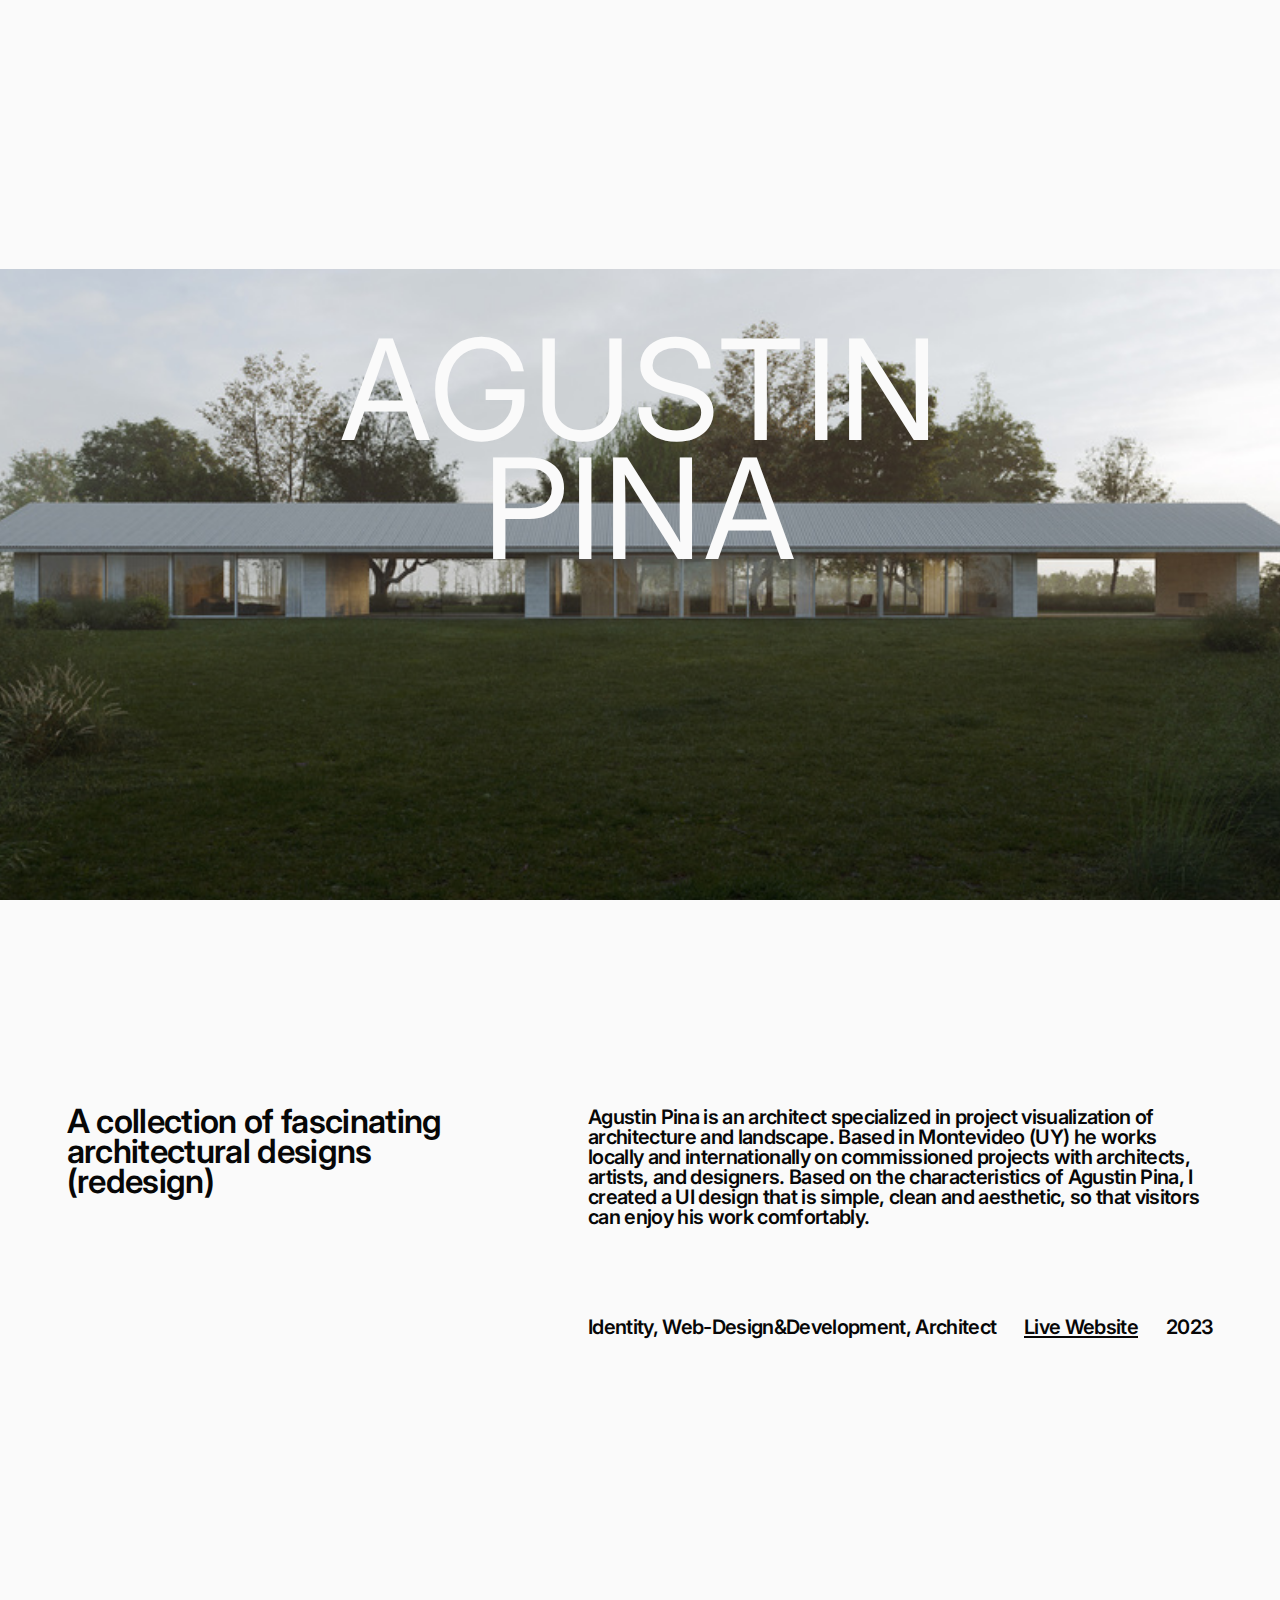
<file: case5.html>
<!DOCTYPE html>
<html lang="en">
<head>
    <meta charset="UTF-8">
    <meta name="viewport" content="width=device-width, initial-scale=1.0">
    <link rel="stylesheet" href="./Css/setting.css">
    <link rel="stylesheet" href="./Css/case2.css">
    <link rel="icon" type="image/jpg" href="Images/favicon.jpg">
    <link rel="preconnect" href="https://fonts.googleapis.com">
    <link rel="preconnect" href="https://fonts.gstatic.com" crossorigin>
    <link href="https://fonts.googleapis.com/css2?family=Inter:wght@100..900&family=JetBrains+Mono:ital,wght@0,100..800;1,100..800&family=Playfair+Display:ital,wght@0,400..900;1,400..900&family=Ubuntu:ital,wght@0,300;0,400;0,500;0,700;1,300;1,400;1,500;1,700&display=swap" rel="stylesheet">
    <title>Ahimstudio&copy; - Works - Agustin Pina-5</title>
</head>
<body>
    <!-- Intro -->
    <div class="transition"></div>

    <!-- Main -->
    <main class="app">
        <div class="hero">
            <div class="hero-img">
                <img src="./Images/bg2.jpg" alt="">
            </div>
            <div class="hero-title">
                <h1>Agustin Pina</h1>
            </div>
        </div>

        <div class="container">
            <div class="container-wrapper">
                <div class="container-row">
                    <div class="container-row-item">
                        <p class="container-row-item-text">
                            A collection of fascinating architectural designs (redesign)
                        </p>
                    </div>

                    <div class="container-row-item">
                        <p class="container-row-item-text">
                            Agustin Pina is an architect specialized in project visualization of architecture and landscape. Based in Montevideo (UY) he works locally and internationally on commissioned projects with architects, artists, and designers.
                            Based on the characteristics of Agustin Pina, I created a UI design that is simple, clean and aesthetic, so that visitors can enjoy his work comfortably.
                        </p>
                        <div class="text-bottom">
                            <p class="category">Identity, Web-Design&Development, Architect</p>
                            <a href="https://architect-ap.vercel.app/" class="link" target="_blank">Live Website</a>
                            <p class="year">2023</p>
                        </div>
                    </div>
                </div>

                <div class="container-row">
                    <div class="container-row-media">
                        <figure class="container-row-media-figure">
                            <img src="./Images/case3/2.jpg" alt="" class="container-row-media-image">
                        </figure>
                    </div>
                </div>

                <div class="container-row">
                    <div class="container-row-media">
                        <figure class="container-row-media-figure">
                            <img src="./Images/case3/bg1.jpg" alt="" class="container-row-media-img">
                        </figure>
                    </div>
                </div>

                <div class="container-row --flex">
                    <div class="container-row-media">
                        <div class="container-row-media-info">
                            <img src="./Images/case3/3a.1.jpg" alt="">
                        </div>
                        <figure class="container-row-media-figure">
                            <img src="./Images/case3/3a.jpg" alt="" class="container-row-media-image">
                        </figure>
                    </div>
                    <div class="container-row-media">
                        <div class="container-row-media-info">
                            <img src="./Images/case3/3b.2.jpg" alt="">
                        </div>
                        <figure class="container-row-media-figure">
                            <img src="./Images/case3/3b.jpg" alt="" class="container-row-media-image">
                        </figure>
                    </div>
                </div>

                <div class="container-row">
                    <div class="container-row-media">
                        <figure class="container-row-media-figure">
                            <img src="./Images/case3/4.jpg" alt="" class="container-row-media-img">
                        </figure>
                    </div>
                </div>

                <div class="container-row --flex">
                    <div class="container-row-media">
                        <div class="container-row-media-info">
                            <img src="./Images/case3/5a.1.jpg" alt="">
                        </div>
                        <figure class="container-row-media-figure">
                            <img src="./Images/case3/5a.jpg" alt="" class="container-row-media-image">
                        </figure>
                    </div>
                    <div class="container-row-media">
                        <div class="container-row-media-info">
                            <img src="./Images/case3/5b.2.jpg" alt="">
                        </div>
                        <figure class="container-row-media-figure">
                            <img src="./Images/case3/5b.jpg" alt="" class="container-row-media-image">
                        </figure>
                    </div>
                </div>

                <div class="container-row">
                    <div class="container-row-media">
                        <figure class="container-row-media-figure">
                            <img src="./Images/case3/6.jpg" alt="" class="container-row-media-image">
                        </figure>
                    </div>
                </div>
            </div>
        </div>
    </main>

    <!-- Nav -->
    <nav class="ofh">
        <div class="nav-menu toggle-btn" id="toggle">
            <button class="burger" onclick="this.classList.toggle('active');"></button>
        </div>
        <div class="nav-pages">
            <a href="./index.html">Home</a>
            <a href="./about.html">About</a>
            <a href="./works.html">Work</a>
            <a href="./lab.html">Lab</a>
            <div class="nav-contact" id="contact">
                <span class="contact">Contact</span>
                <span class="close">Close</span>
            </div>
        </div>
    </nav>

    <!-- Contact-square -->
    <div id="contact-square"></div>

    <!-- Contact -->
    <div class="contact-overlay">
        <div class="contact-header">
            <h1>Contact</h1>
        </div>
        <div class="contact-container">
            <p class="cta">Work with me</p>
            <div class="contact-social">
                <a href="mailto:ahimson2@gmail.com">E-mail</a>
                <a href="https://www.behance.net/ahimsa21">Behance</a>
                <a href="https://www.instagram.com/ahim_studio/">Instagram</a>
            </div>
            <div class="state">
                <p>Open for any collaboration</p>
                <p>Designer and Developer</p>
            </div>
            <div class="copy">
                <p>Indonesia, Jakarta</p>
                <p>Copyright&copy;2024</p>
            </div>
        </div>
    </div>

    <!-- Square -->
    <div id="square-container"></div>

    <!-- Menu -->
    <div class="content-overlay">
        <div class="menu-links">
            <a href="./index.html">Home</a>
            <a href="./about.html">About</a>
            <a href="./works.html">Work</a>
            <a href="./lab.html">Lab</a>
        </div>
        <div class="menu-header">
            <h1>work with me</h1>
        </div>
        <div class="menu-footer">
            <div class="social">
                <a href="mailto:ahimson2@gmail.com">E-mail</a>
                <a href="https://www.behance.net/ahimsa21">Behance</a>
                <a href="https://www.instagram.com/ahim_studio/">Instagram</a>
            </div>
            <div class="copy">
                <p>Indonesia, Jakarta</p>
                <p>Copyright&copy;2024</p>
            </div>
            <div class="state">
                <p>Open for any collaboration</p>
                <p>Designer and Developer</p>
            </div>
        </div>
    </div>

    <script src="./Javascripts/ScrollTrigger.min.js"></script>
    <script src="./Javascripts/gsap-min.js"></script>
    <script src="./Javascripts/lenis.min.js"></script>
    <script src="./Javascripts/case.js"></script>
</body>
</html>
</file>
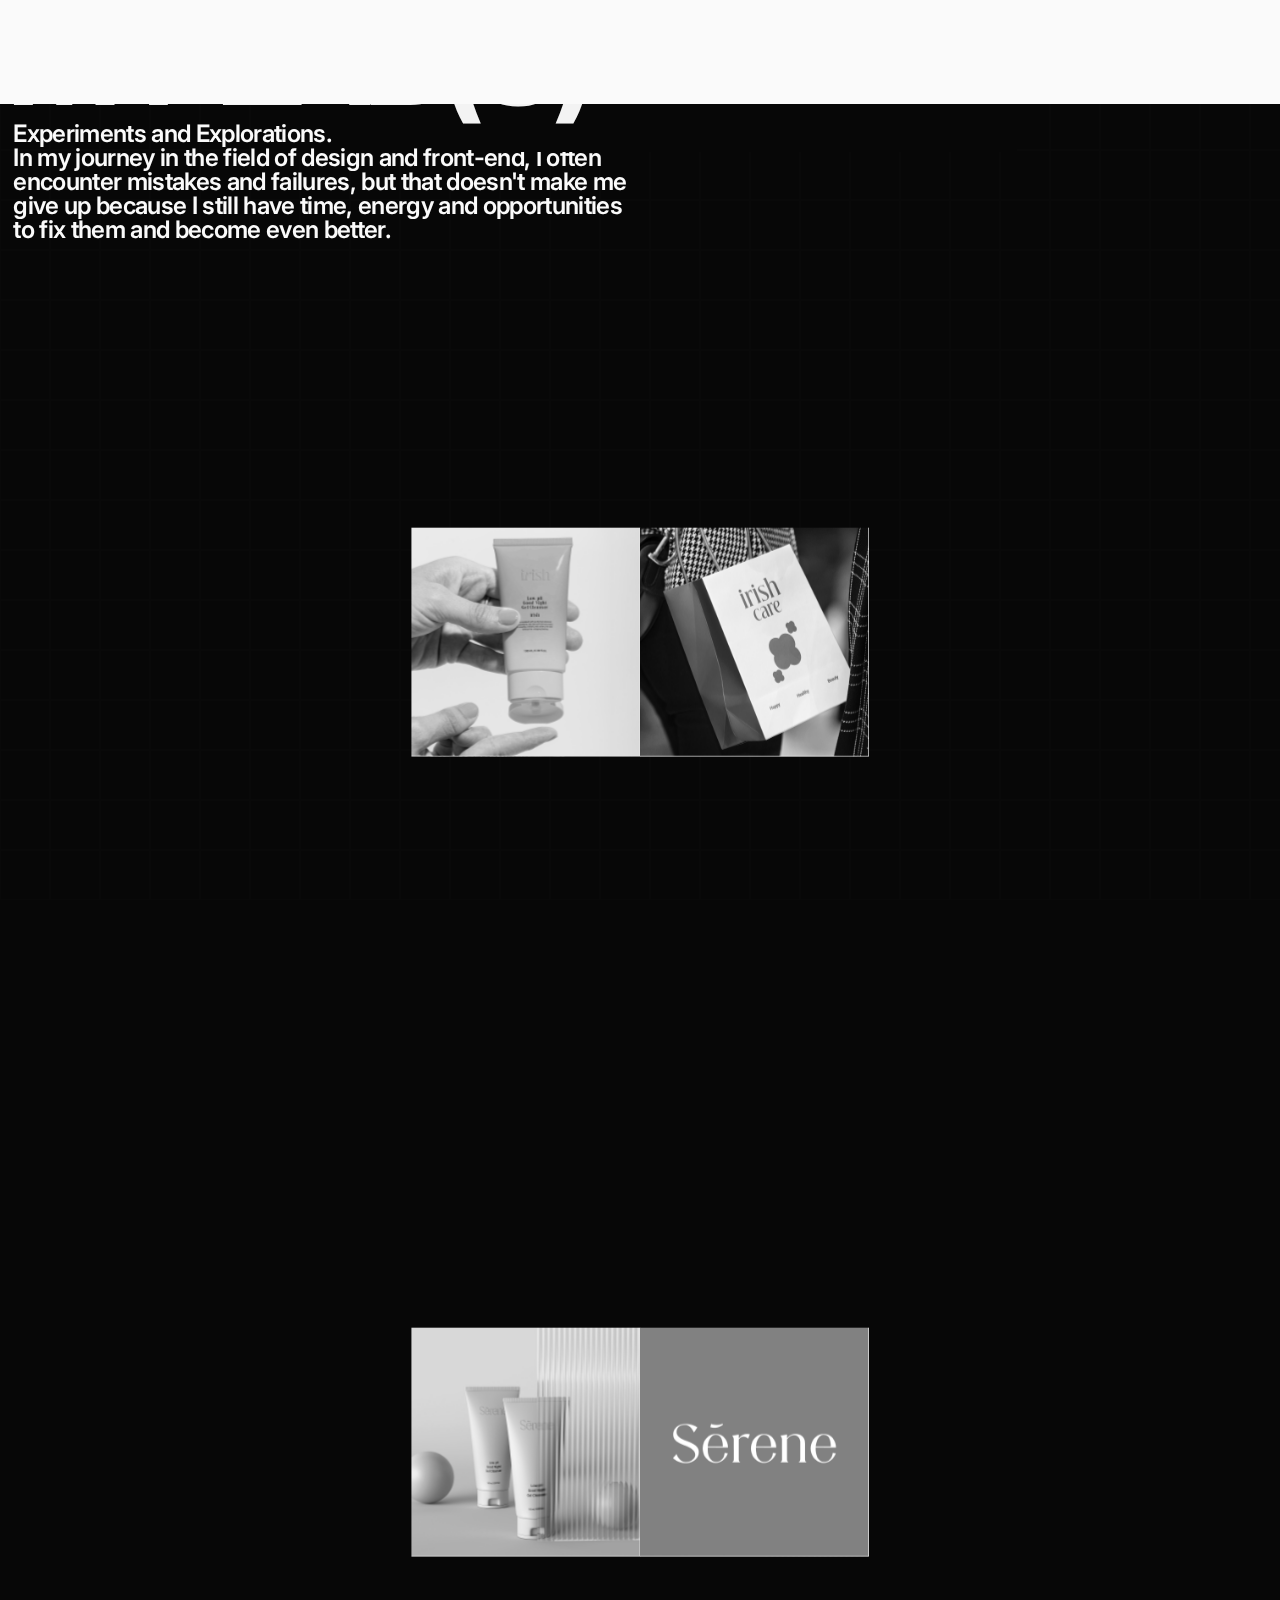
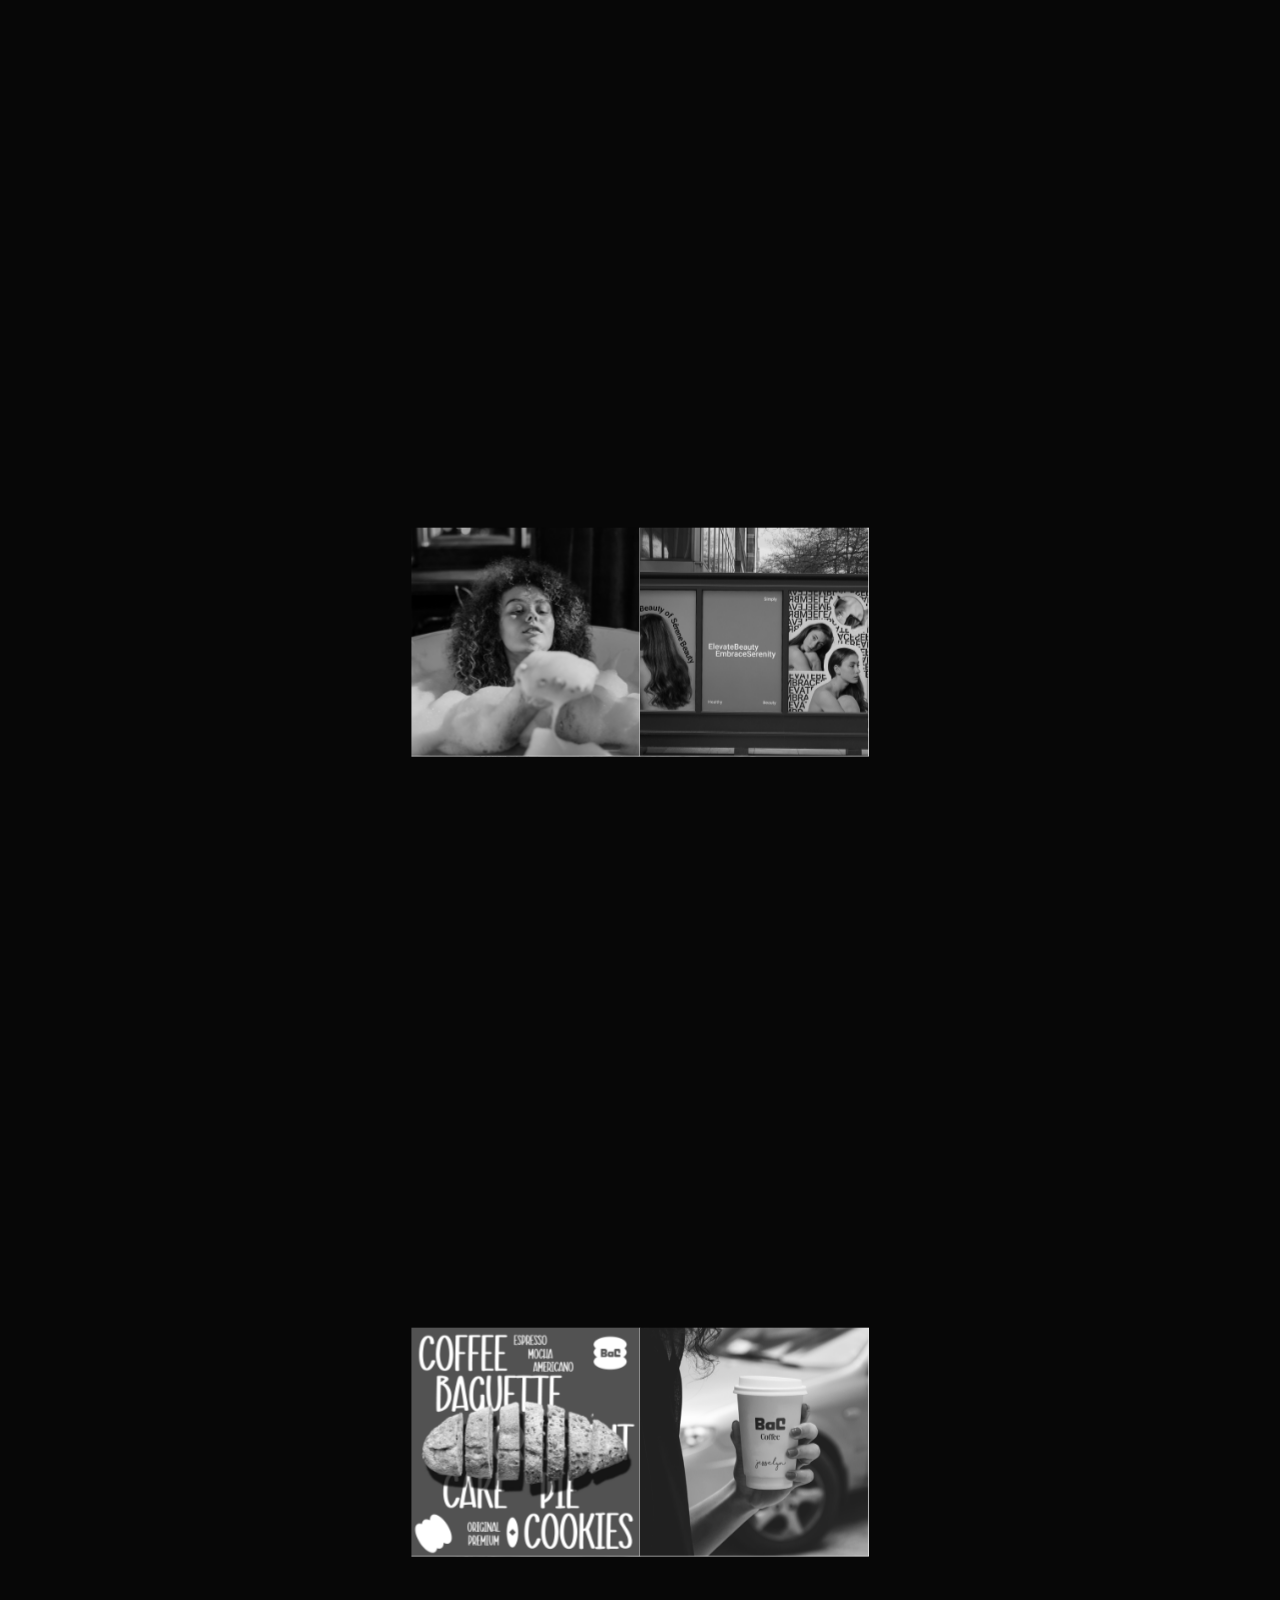
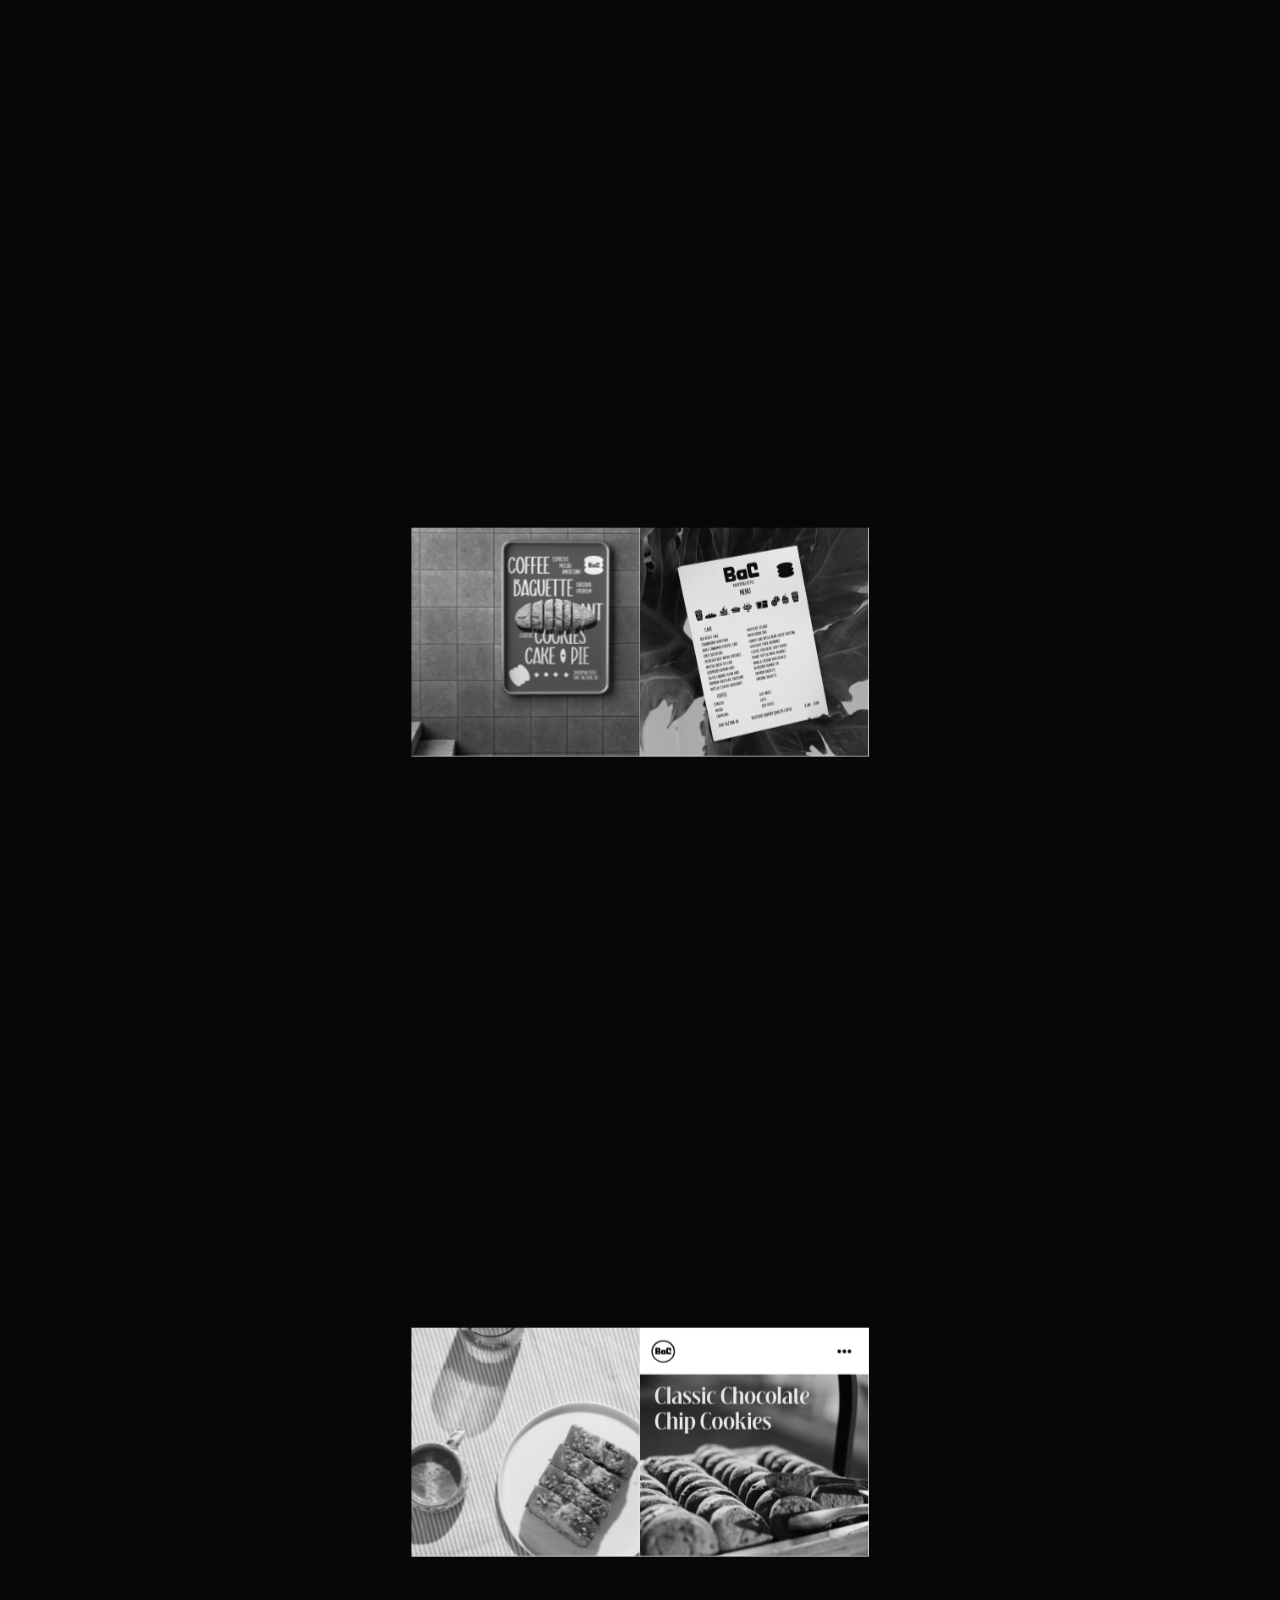
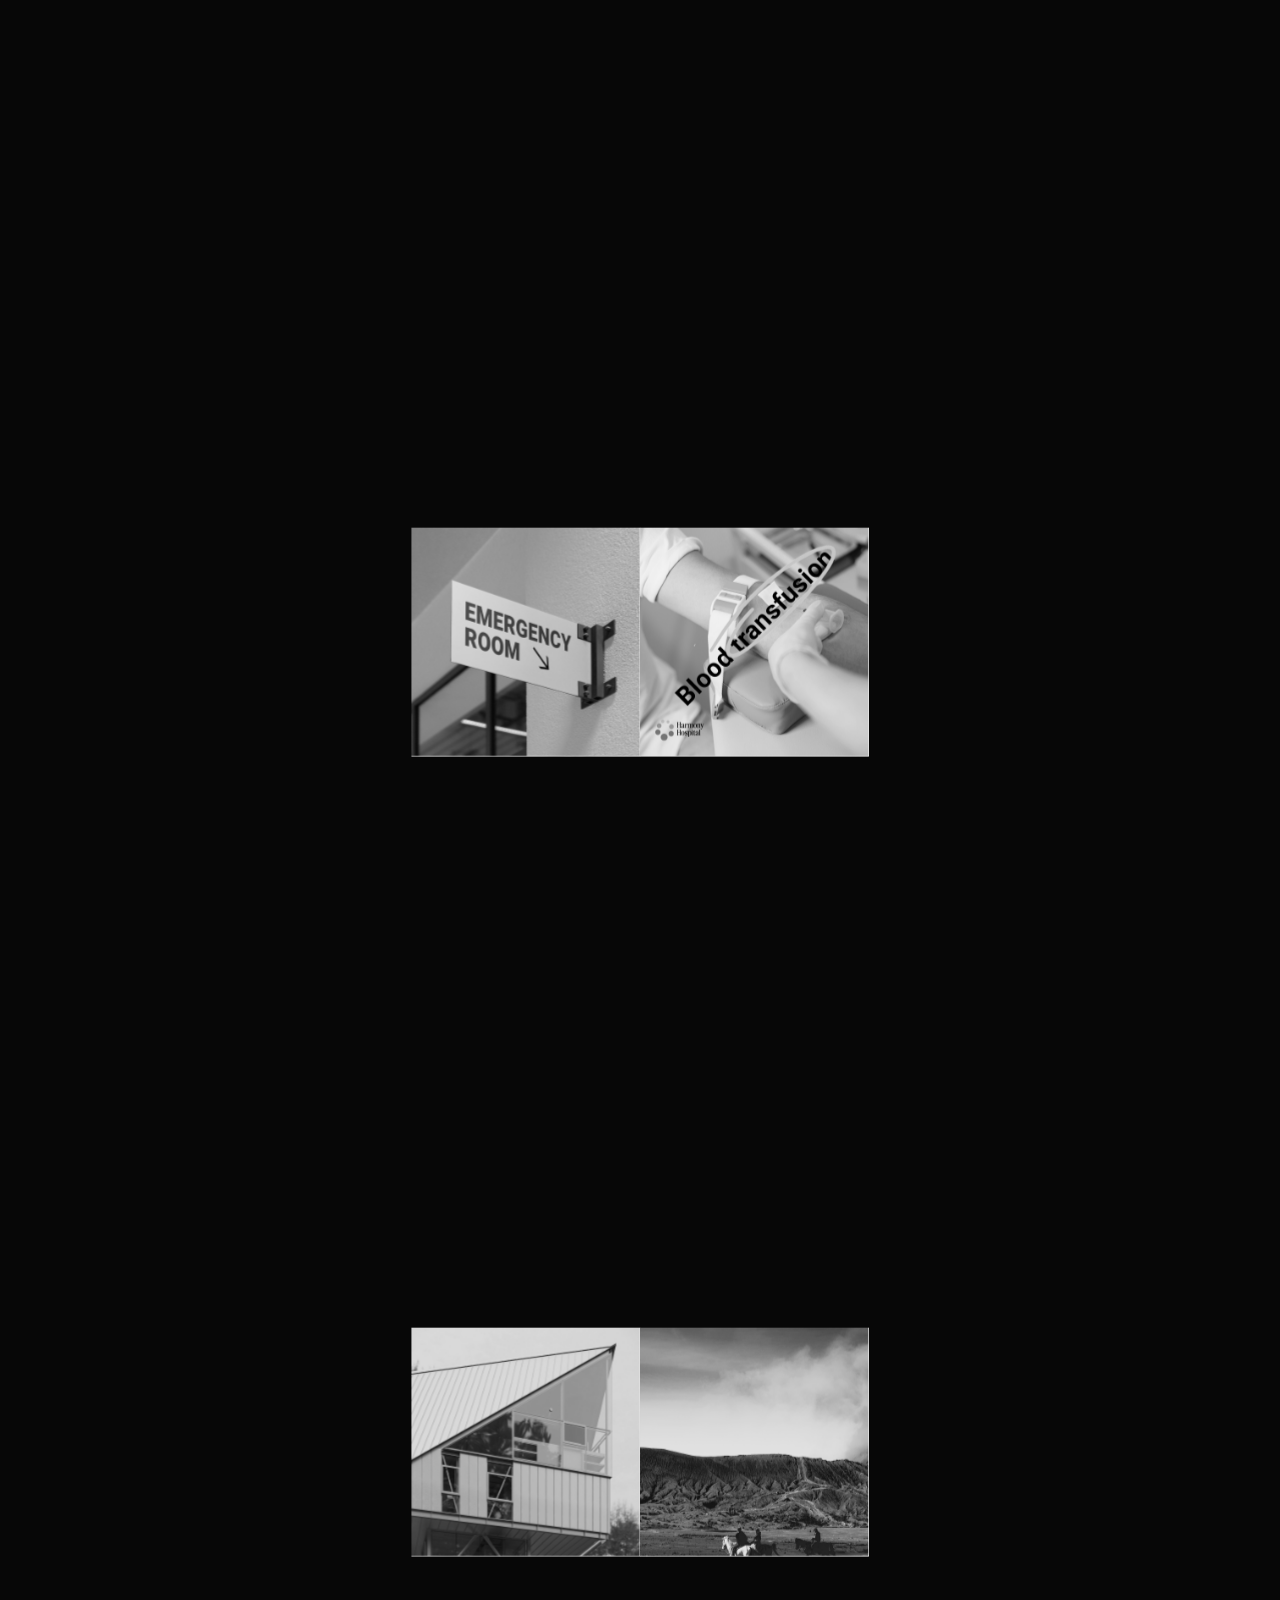
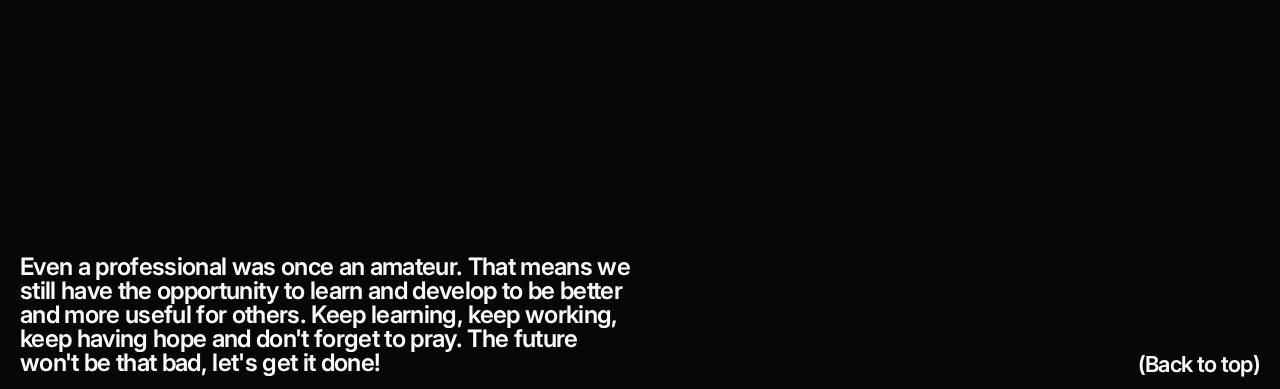
<file: lab.html>
<!DOCTYPE html>
<html lang="en">
<head>
    <meta charset="UTF-8">
    <meta name="viewport" content="width=device-width, initial-scale=1.0">
    <link rel="stylesheet" href="./Css/setting.css">
    <link rel="stylesheet" href="./Css/lab.css">
    <link rel="icon" type="image/jpg" href="Images/favicon.jpg">
    <link rel="preconnect" href="https://fonts.googleapis.com">
    <link rel="preconnect" href="https://fonts.gstatic.com" crossorigin>
    <link href="https://fonts.googleapis.com/css2?family=Inter:wght@100..900&family=JetBrains+Mono:ital,wght@0,100..800;1,100..800&family=Playfair+Display:ital,wght@0,400..900;1,400..900&family=Ubuntu:ital,wght@0,300;0,400;0,500;0,700;1,300;1,400;1,500;1,700&display=swap" rel="stylesheet">
    <title>Ahimstudio&copy; - Lab</title>
</head>
<body>
    <!-- Intro -->
    <div class="transition"></div>

    <!-- Background -->
    <div class="blocks-container">
        <div id="blocks"></div>
    </div>

    <!-- Main -->
    <main id="main">
        <div class="lab-header">
            <span>My Lab(s)</span>
        </div>
        <section class="lab">
            <div class="lab-right">
                <p>Experiments and Explorations.</p>
                <p>In my journey in the field of design and front-end, I often encounter mistakes and failures, but that doesn't make me give up because I still have time, energy and opportunities to fix them and become even better.</p>
            </div>
        </section>
        <section class="lab-items">
            <div class="item project-1">
                <div class="cube-container">
                    <div class="cube">
                        <div class="side front"><img src="/lab/img4.jpg" alt=""></div>
                        <div class="side back"><img src="/lab/img3.jpg" alt=""></div>
                        <div class="side top"><img src="/lab/img2.jpg" alt=""></div>
                        <div class="side bottom"><img src="/lab/img1.jpg" alt=""></div>
                    </div>
                    <div class="cube" style="left: 50%">
                        <div class="side front"><img src="/lab/img1.jpg" alt=""></div>
                        <div class="side back"><img src="/lab/img2.jpg" alt=""></div>
                        <div class="side top"><img src="/lab/img3.jpg" alt=""></div>
                        <div class="side bottom"><img src="/lab/img4.jpg" alt=""></div>
                    </div>
                </div>
            </div>
            <div class="item project-2">
                <div class="cube-container">
                    <div class="cube">
                        <div class="side front"><img src="/lab/img8.jpg" alt=""></div>
                        <div class="side back"><img src="/lab/img7.jpg" alt=""></div>
                        <div class="side top"><img src="/lab/img6.jpg" alt=""></div>
                        <div class="side bottom"><img src="/lab/img5.jpg" alt=""></div>
                    </div>
                    <div class="cube" style="left: 50%">
                        <div class="side front"><img src="/lab/img5.jpg" alt=""></div>
                        <div class="side back"><img src="/lab/img6.jpg" alt=""></div>
                        <div class="side top"><img src="/lab/img7.jpg" alt=""></div>
                        <div class="side bottom"><img src="/lab/img8.jpg" alt=""></div>
                    </div>
                </div>
            </div>
            <div class="item project-3">
                <div class="cube-container">
                    <div class="cube">
                        <div class="side front"><img src="/lab/img12.jpg" alt=""></div>
                        <div class="side back"><img src="/lab/img11.jpg" alt=""></div>
                        <div class="side top"><img src="/lab/img10.jpg" alt=""></div>
                        <div class="side bottom"><img src="/lab/img9.jpg" alt=""></div>
                    </div>
                    <div class="cube" style="left: 50%">
                        <div class="side front"><img src="/lab/img9.jpg" alt=""></div>
                        <div class="side back"><img src="/lab/img10.jpg" alt=""></div>
                        <div class="side top"><img src="/lab/img11.jpg" alt=""></div>
                        <div class="side bottom"><img src="/lab/img12.jpg" alt=""></div>
                    </div>
                </div>
            </div>
            <div class="item project-5">
                <div class="cube-container">
                    <div class="cube">
                        <div class="side front"><img src="/lab/img20.jpg" alt=""></div>
                        <div class="side back"><img src="/lab/img19.jpg" alt=""></div>
                        <div class="side top"><img src="/lab/img18.jpg" alt=""></div>
                        <div class="side bottom"><img src="/lab/img17.jpg" alt=""></div>
                    </div>
                    <div class="cube" style="left: 50%">
                        <div class="side front"><img src="/lab/img17.jpg" alt=""></div>
                        <div class="side back"><img src="/lab/img18.jpg" alt=""></div>
                        <div class="side top"><img src="/lab/img19.jpg" alt=""></div>
                        <div class="side bottom"><img src="/lab/img20.jpg" alt=""></div>
                    </div>
                </div>
            </div>
            <div class="item project-6">
                <div class="cube-container">
                    <div class="cube">
                        <div class="side front"><img src="/lab/img24.jpg" alt=""></div>
                        <div class="side back"><img src="/lab/img23.jpg" alt=""></div>
                        <div class="side top"><img src="/lab/img22.jpg" alt=""></div>
                        <div class="side bottom"><img src="/lab/img21.jpg" alt=""></div>
                    </div>
                    <div class="cube" style="left: 50%">
                        <div class="side front"><img src="/lab/img21.jpg" alt=""></div>
                        <div class="side back"><img src="/lab/img22.jpg" alt=""></div>
                        <div class="side top"><img src="/lab/img23.jpg" alt=""></div>
                        <div class="side bottom"><img src="/lab/img24.jpg" alt=""></div>
                    </div>
                </div>
            </div>
            <div class="item project-7">
                <div class="cube-container">
                    <div class="cube">
                        <div class="side front"><img src="/lab/img28.jpg" alt=""></div>
                        <div class="side back"><img src="/lab/img27.jpg" alt=""></div>
                        <div class="side top"><img src="/lab/img26.jpg" alt=""></div>
                        <div class="side bottom"><img src="/lab/img25.jpg" alt=""></div>
                    </div>
                    <div class="cube" style="left: 50%">
                        <div class="side front"><img src="/lab/img25.jpg" alt=""></div>
                        <div class="side back"><img src="/lab/img26.jpg" alt=""></div>
                        <div class="side top"><img src="/lab/img27.jpg" alt=""></div>
                        <div class="side bottom"><img src="/lab/img28.jpg" alt=""></div>
                    </div>
                </div>
            </div>
            <div class="item project-8">
                <div class="cube-container">
                    <div class="cube">
                        <div class="side front"><img src="/lab/img32.jpg" alt=""></div>
                        <div class="side back"><img src="/lab/img31.jpg" alt=""></div>
                        <div class="side top"><img src="/lab/img30.jpg" alt=""></div>
                        <div class="side bottom"><img src="/lab/img29.jpg" alt=""></div>
                    </div>
                    <div class="cube" style="left: 50%">
                        <div class="side front"><img src="/lab/img29.jpg" alt=""></div>
                        <div class="side back"><img src="/lab/img30.jpg" alt=""></div>
                        <div class="side top"><img src="/lab/img31.jpg" alt=""></div>
                        <div class="side bottom"><img src="/lab/img32.jpg" alt=""></div>
                    </div>
                </div>
            </div>
            <div class="item project-9">
                <div class="cube-container">
                    <div class="cube">
                        <div class="side front"><img src="/lab/img36.jpg" alt=""></div>
                        <div class="side back"><img src="/lab/img35.jpg" alt=""></div>
                        <div class="side top"><img src="/lab/img34.jpg" alt=""></div>
                        <div class="side bottom"><img src="/lab/img33.jpg" alt=""></div>
                    </div>
                    <div class="cube" style="left: 50%">
                        <div class="side front"><img src="/lab/img33.jpg" alt=""></div>
                        <div class="side back"><img src="/lab/img34.jpg" alt=""></div>
                        <div class="side top"><img src="/lab/img35.jpg" alt=""></div>
                        <div class="side bottom"><img src="/lab/img36.jpg" alt=""></div>
                    </div>
                </div>
            </div>
        </section>
        <div class="lab-footer">
            <div class="footer-bottom">
                <p>Even a professional was once an amateur. That means we still have the opportunity to learn and develop to be better and more useful for others. Keep learning, keep working, keep having hope and don't forget to pray. The future won't be that bad, let's get it done!</p>
            </div>
            <div class="footer-top">
                <span class="--top">
                    (Back to top)
                </span>
            </div>
        </div>
    </main>

    <!-- Nav -->
    <nav class="ofh">
        <div class="nav-menu toggle-btn" id="toggle">
            <button class="burger" onclick="this.classList.toggle('active');"></button>
        </div>
        <div class="nav-pages">
            <a href="./index.html">Home</a>
            <a href="./about.html">About</a>
            <a href="./works.html">Work</a>
            <a href="./lab.html">Lab</a>
            <div class="nav-contact" id="contact">
                <span class="contact">Contact</span>
                <span class="close">Close</span>
            </div>
        </div>
    </nav>

    <!-- Contact-square -->
    <div id="contact-square"></div>

    <!-- Contact -->
    <div class="contact-overlay">
        <div class="contact-header">
            <h1>Contact</h1>
        </div>
        <div class="contact-container">
            <p class="cta">Work with me</p>
            <div class="contact-social">
                <a href="mailto:ahimson2@gmail.com">E-mail</a>
                <a href="https://www.behance.net/ahimsa21">Behance</a>
                <a href="https://www.instagram.com/ahim_studio/">Instagram</a>
            </div>
            <div class="state">
                <p>Open for any collaboration</p>
                <p>Designer and Developer</p>
            </div>
            <div class="copy">
                <p>Indonesia, Jakarta</p>
                <p>Copyright&copy;2024</p>
            </div>
        </div>
    </div>

    <!-- Square -->
    <div id="square-container"></div>

    <!-- Menu -->
    <div class="content-overlay">
        <div class="menu-links">
            <a href="./index.html">Home</a>
            <a href="./about.html">About</a>
            <a href="./works.html">Work</a>
            <a href="./lab.html">Lab</a>
        </div>
        <div class="menu-header">
            <h1>work with me</h1>
        </div>
        <div class="menu-footer">
            <div class="social">
                <a href="mailto:ahimson2@gmail.com">E-mail</a>
                <a href="https://www.behance.net/ahimsa21">Behance</a>
                <a href="https://www.instagram.com/ahim_studio/">Instagram</a>
            </div>
            <div class="copy">
                <p>Indonesia, Jakarta</p>
                <p>Copyright&copy;2024</p>
            </div>
            <div class="state">
                <p>Open for any collaboration</p>
                <p>Designer and Developer</p>
            </div>
        </div>
    </div>

    <script src="./Javascripts/gsap-min.js"></script>
    <script src="./Javascripts/lenis.min.js"></script>
    <script src="./Javascripts/ScrollTrigger.min.js"></script>
    <script type="module" src="./Javascripts/lab.js"></script>
</body>
</html>
</file>
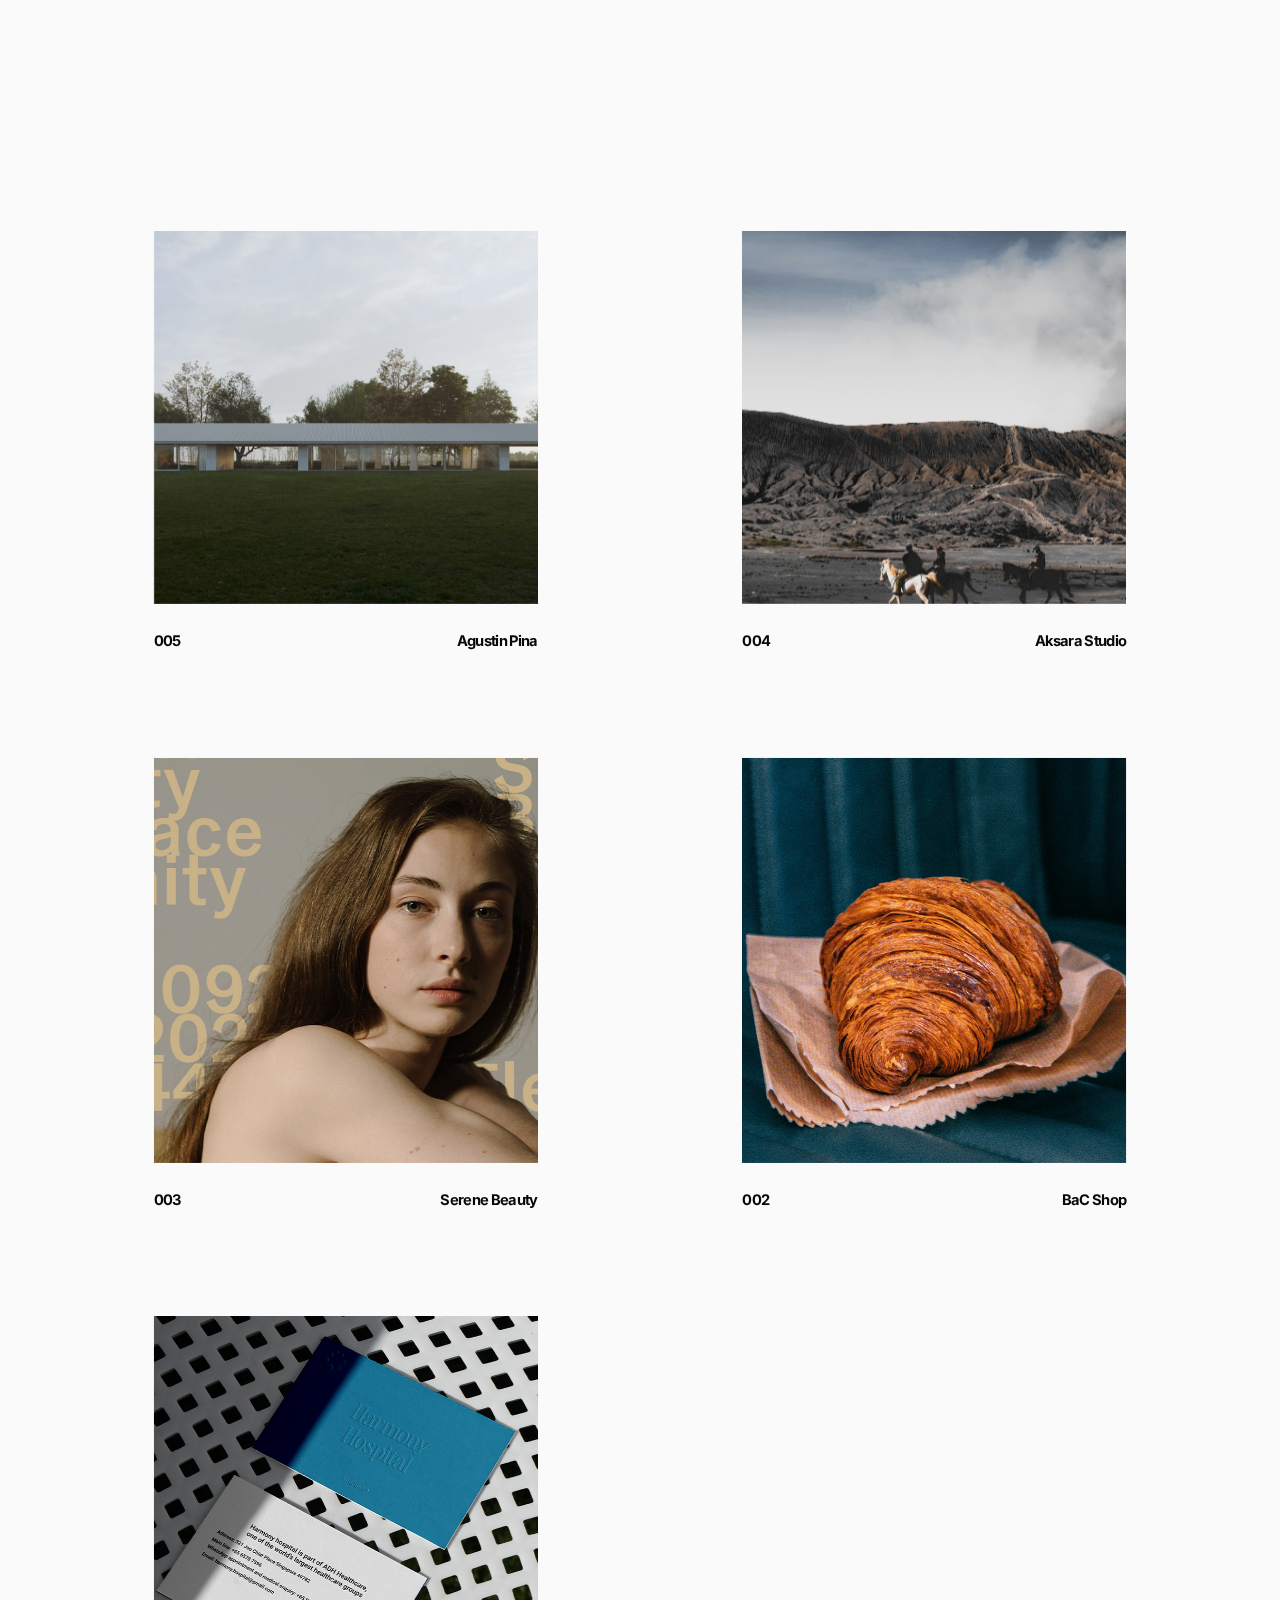
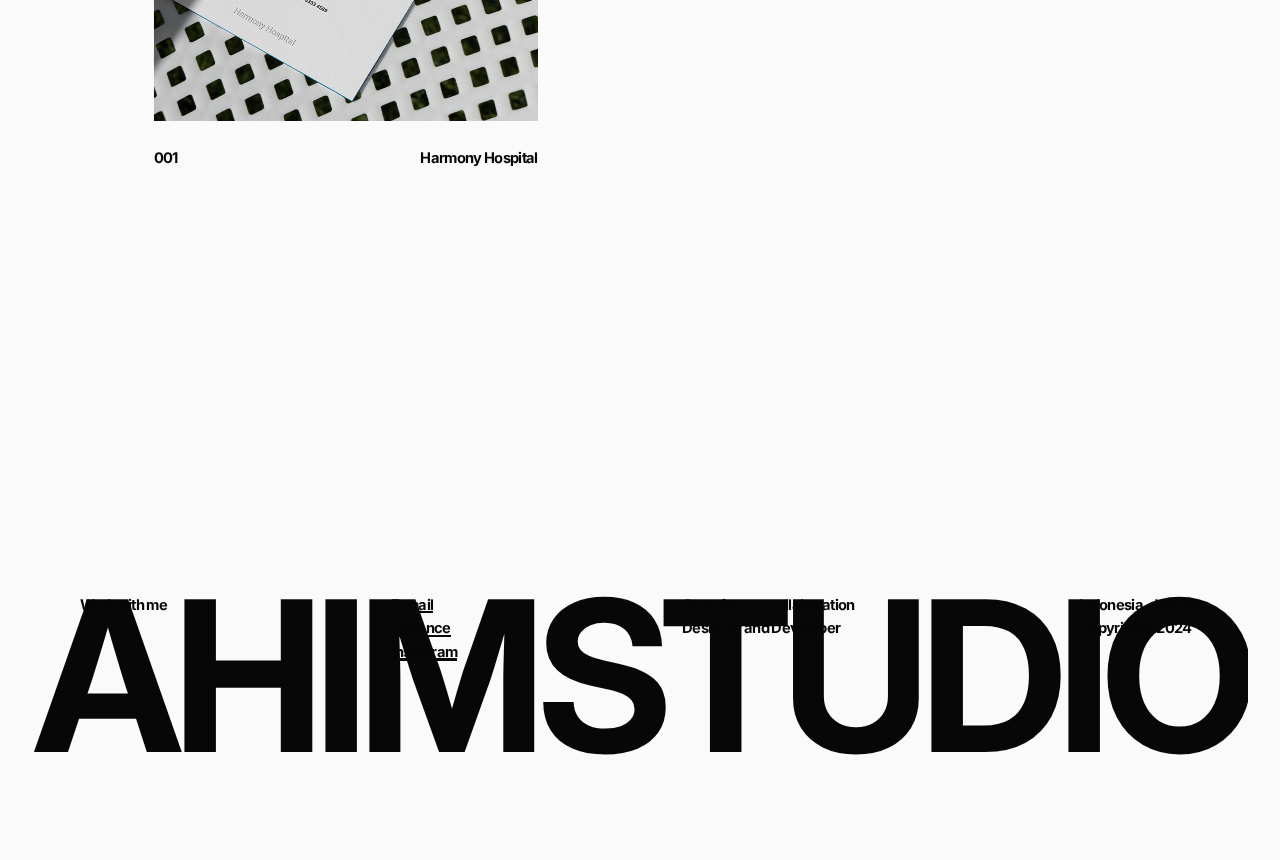
<file: works.html>
<!DOCTYPE html>
<html lang="en">
<head>
    <meta charset="UTF-8">
    <meta name="viewport" content="width=device-width, initial-scale=1.0">
    <link rel="stylesheet" href="./Css/setting.css">
    <link rel="stylesheet" href="./Css/work.css">
    <link rel="icon" type="image/jpg" href="Images/favicon.jpg">
    <link rel="preconnect" href="https://fonts.googleapis.com">
    <link rel="preconnect" href="https://fonts.gstatic.com" crossorigin>
    <link href="https://fonts.googleapis.com/css2?family=Inter:wght@100..900&family=JetBrains+Mono:ital,wght@0,100..800;1,100..800&family=Playfair+Display:ital,wght@0,400..900;1,400..900&family=Ubuntu:ital,wght@0,300;0,400;0,500;0,700;1,300;1,400;1,500;1,700&display=swap" rel="stylesheet">
    <title>Ahimstudio&copy; - Works</title>
</head>
<body>
    <!-- Intro -->
    <div class="transition"></div>

    <main class="works">
        <div class="works-wrapper">
            <div class="work-header">
                <h1>Work(s)</h1>
            </div>
            <div class="works-container">
                <div class="line">
                    <a href="./case5.html" class="project">
                        <div class="img">
                            <img src="./Images/bg2.jpg" alt="">
                        </div>
                        <div class="project-title">
                            <span>005</span>
                            <span>Agustin Pina</span>
                        </div>
                        <div class="img-overlay"></div>
                        <div class="img-blocks">
                            <div class="block"></div>
                            <div class="block"></div>
                            <div class="block"></div>
                            <div class="block"></div>
                            <div class="block"></div>
                            <div class="block"></div>
                            <div class="block"></div>
                            <div class="block"></div>
                            <div class="block"></div>
                            <div class="block"></div>
                            <div class="block"></div>
                            <div class="block"></div>
                            <div class="block"></div>
                            <div class="block"></div>
                            <div class="block"></div>
                            <div class="block"></div>
                            <div class="block"></div>
                            <div class="block"></div>
                            <div class="block"></div>
                            <div class="block"></div>
                            <div class="block"></div>
                            <div class="block"></div>
                            <div class="block"></div>
                            <div class="block"></div>
                            <div class="block"></div>
                            <div class="block"></div>
                            <div class="block"></div>
                            <div class="block"></div>
                            <div class="block"></div>
                            <div class="block"></div>
                            <div class="block"></div>
                            <div class="block"></div>
                            <div class="block"></div>
                            <div class="block"></div>
                            <div class="block"></div>
                            <div class="block"></div>
                            <div class="block"></div>
                            <div class="block"></div>
                            <div class="block"></div>
                            <div class="block"></div>
                            <div class="block"></div>
                            <div class="block"></div>
                            <div class="block"></div>
                            <div class="block"></div>
                            <div class="block"></div>
                            <div class="block"></div>
                            <div class="block"></div>
                            <div class="block"></div>
                            <div class="block"></div>
                            <div class="block"></div>
                            <div class="block"></div>
                            <div class="block"></div>
                            <div class="block"></div>
                            <div class="block"></div>
                            <div class="block"></div>
                            <div class="block"></div>
                            <div class="block"></div>
                            <div class="block"></div>
                            <div class="block"></div>
                            <div class="block"></div>
                            <div class="block"></div>
                            <div class="block"></div>
                            <div class="block"></div>
                            <div class="block"></div>
                            <div class="block"></div>
                            <div class="block"></div>
                            <div class="block"></div>
                            <div class="block"></div>
                            <div class="block"></div>
                            <div class="block"></div>
                            <div class="block"></div>
                            <div class="block"></div>
                            <div class="block"></div>
                            <div class="block"></div>
                            <div class="block"></div>
                            <div class="block"></div>
                            <div class="block"></div>
                            <div class="block"></div>
                            <div class="block"></div>
                            <div class="block"></div>
                            <div class="block"></div>
                            <div class="block"></div>
                            <div class="block"></div>
                            <div class="block"></div>
                            <div class="block"></div>
                            <div class="block"></div>
                            <div class="block"></div>
                            <div class="block"></div>
                            <div class="block"></div>
                            <div class="block"></div>
                        </div>
                    </a>
                    <a href="./case4.html" class="project">
                        <div class="img">
                            <img src="./Images/bg3.jpg" alt="">
                        </div>
                        <div class="project-title">
                            <span>004</span>
                            <span>Aksara Studio</span>
                        </div>
                        <div class="img-overlay"></div>
                        <div class="img-blocks">
                            <div class="block"></div>
                            <div class="block"></div>
                            <div class="block"></div>
                            <div class="block"></div>
                            <div class="block"></div>
                            <div class="block"></div>
                            <div class="block"></div>
                            <div class="block"></div>
                            <div class="block"></div>
                            <div class="block"></div>
                            <div class="block"></div>
                            <div class="block"></div>
                            <div class="block"></div>
                            <div class="block"></div>
                            <div class="block"></div>
                            <div class="block"></div>
                            <div class="block"></div>
                            <div class="block"></div>
                            <div class="block"></div>
                            <div class="block"></div>
                            <div class="block"></div>
                            <div class="block"></div>
                            <div class="block"></div>
                            <div class="block"></div>
                            <div class="block"></div>
                            <div class="block"></div>
                            <div class="block"></div>
                            <div class="block"></div>
                            <div class="block"></div>
                            <div class="block"></div>
                            <div class="block"></div>
                            <div class="block"></div>
                            <div class="block"></div>
                            <div class="block"></div>
                            <div class="block"></div>
                            <div class="block"></div>
                            <div class="block"></div>
                            <div class="block"></div>
                            <div class="block"></div>
                            <div class="block"></div>
                            <div class="block"></div>
                            <div class="block"></div>
                            <div class="block"></div>
                            <div class="block"></div>
                            <div class="block"></div>
                            <div class="block"></div>
                            <div class="block"></div>
                            <div class="block"></div>
                            <div class="block"></div>
                            <div class="block"></div>
                            <div class="block"></div>
                            <div class="block"></div>
                            <div class="block"></div>
                            <div class="block"></div>
                            <div class="block"></div>
                            <div class="block"></div>
                            <div class="block"></div>
                            <div class="block"></div>
                            <div class="block"></div>
                            <div class="block"></div>
                            <div class="block"></div>
                            <div class="block"></div>
                            <div class="block"></div>
                            <div class="block"></div>
                            <div class="block"></div>
                            <div class="block"></div>
                            <div class="block"></div>
                            <div class="block"></div>
                            <div class="block"></div>
                            <div class="block"></div>
                            <div class="block"></div>
                            <div class="block"></div>
                            <div class="block"></div>
                            <div class="block"></div>
                            <div class="block"></div>
                            <div class="block"></div>
                            <div class="block"></div>
                            <div class="block"></div>
                            <div class="block"></div>
                            <div class="block"></div>
                            <div class="block"></div>
                            <div class="block"></div>
                            <div class="block"></div>
                            <div class="block"></div>
                            <div class="block"></div>
                            <div class="block"></div>
                            <div class="block"></div>
                            <div class="block"></div>
                            <div class="block"></div>
                            <div class="block"></div>
                        </div>
                    </a>
                </div>
                <div class="line">
                    <a href="./case3.html" class="project">
                        <div class="img">
                            <img src="./Images/case3/bg1.jpg" alt="">
                        </div>
                        <div class="project-title">
                            <span>003</span>
                            <span>Serene Beauty</span>
                        </div>
                        <div class="img-overlay"></div>
                        <div class="img-blocks">
                            <div class="block"></div>
                            <div class="block"></div>
                            <div class="block"></div>
                            <div class="block"></div>
                            <div class="block"></div>
                            <div class="block"></div>
                            <div class="block"></div>
                            <div class="block"></div>
                            <div class="block"></div>
                            <div class="block"></div>
                            <div class="block"></div>
                            <div class="block"></div>
                            <div class="block"></div>
                            <div class="block"></div>
                            <div class="block"></div>
                            <div class="block"></div>
                            <div class="block"></div>
                            <div class="block"></div>
                            <div class="block"></div>
                            <div class="block"></div>
                            <div class="block"></div>
                            <div class="block"></div>
                            <div class="block"></div>
                            <div class="block"></div>
                            <div class="block"></div>
                            <div class="block"></div>
                            <div class="block"></div>
                            <div class="block"></div>
                            <div class="block"></div>
                            <div class="block"></div>
                            <div class="block"></div>
                            <div class="block"></div>
                            <div class="block"></div>
                            <div class="block"></div>
                            <div class="block"></div>
                            <div class="block"></div>
                            <div class="block"></div>
                            <div class="block"></div>
                            <div class="block"></div>
                            <div class="block"></div>
                            <div class="block"></div>
                            <div class="block"></div>
                            <div class="block"></div>
                            <div class="block"></div>
                            <div class="block"></div>
                            <div class="block"></div>
                            <div class="block"></div>
                            <div class="block"></div>
                            <div class="block"></div>
                            <div class="block"></div>
                            <div class="block"></div>
                            <div class="block"></div>
                            <div class="block"></div>
                            <div class="block"></div>
                            <div class="block"></div>
                            <div class="block"></div>
                            <div class="block"></div>
                            <div class="block"></div>
                            <div class="block"></div>
                            <div class="block"></div>
                            <div class="block"></div>
                            <div class="block"></div>
                            <div class="block"></div>
                            <div class="block"></div>
                            <div class="block"></div>
                            <div class="block"></div>
                            <div class="block"></div>
                            <div class="block"></div>
                            <div class="block"></div>
                            <div class="block"></div>
                            <div class="block"></div>
                            <div class="block"></div>
                            <div class="block"></div>
                            <div class="block"></div>
                            <div class="block"></div>
                            <div class="block"></div>
                            <div class="block"></div>
                            <div class="block"></div>
                            <div class="block"></div>
                            <div class="block"></div>
                            <div class="block"></div>
                            <div class="block"></div>
                            <div class="block"></div>
                            <div class="block"></div>
                            <div class="block"></div>
                            <div class="block"></div>
                            <div class="block"></div>
                            <div class="block"></div>
                            <div class="block"></div>
                            <div class="block"></div>
                        </div>
                    </a>
                    <a href="./case2.html" class="project">
                        <div class="img">
                            <img src="./Images/case2/bg1.jpg" alt="">
                        </div>
                        <div class="project-title">
                            <span>002</span>
                            <span>BaC Shop</span>
                        </div>
                        <div class="img-overlay"></div>
                        <div class="img-blocks">
                            <div class="block"></div>
                            <div class="block"></div>
                            <div class="block"></div>
                            <div class="block"></div>
                            <div class="block"></div>
                            <div class="block"></div>
                            <div class="block"></div>
                            <div class="block"></div>
                            <div class="block"></div>
                            <div class="block"></div>
                            <div class="block"></div>
                            <div class="block"></div>
                            <div class="block"></div>
                            <div class="block"></div>
                            <div class="block"></div>
                            <div class="block"></div>
                            <div class="block"></div>
                            <div class="block"></div>
                            <div class="block"></div>
                            <div class="block"></div>
                            <div class="block"></div>
                            <div class="block"></div>
                            <div class="block"></div>
                            <div class="block"></div>
                            <div class="block"></div>
                            <div class="block"></div>
                            <div class="block"></div>
                            <div class="block"></div>
                            <div class="block"></div>
                            <div class="block"></div>
                            <div class="block"></div>
                            <div class="block"></div>
                            <div class="block"></div>
                            <div class="block"></div>
                            <div class="block"></div>
                            <div class="block"></div>
                            <div class="block"></div>
                            <div class="block"></div>
                            <div class="block"></div>
                            <div class="block"></div>
                            <div class="block"></div>
                            <div class="block"></div>
                            <div class="block"></div>
                            <div class="block"></div>
                            <div class="block"></div>
                            <div class="block"></div>
                            <div class="block"></div>
                            <div class="block"></div>
                            <div class="block"></div>
                            <div class="block"></div>
                            <div class="block"></div>
                            <div class="block"></div>
                            <div class="block"></div>
                            <div class="block"></div>
                            <div class="block"></div>
                            <div class="block"></div>
                            <div class="block"></div>
                            <div class="block"></div>
                            <div class="block"></div>
                            <div class="block"></div>
                            <div class="block"></div>
                            <div class="block"></div>
                            <div class="block"></div>
                            <div class="block"></div>
                            <div class="block"></div>
                            <div class="block"></div>
                            <div class="block"></div>
                            <div class="block"></div>
                            <div class="block"></div>
                            <div class="block"></div>
                            <div class="block"></div>
                            <div class="block"></div>
                            <div class="block"></div>
                            <div class="block"></div>
                            <div class="block"></div>
                            <div class="block"></div>
                            <div class="block"></div>
                            <div class="block"></div>
                            <div class="block"></div>
                            <div class="block"></div>
                            <div class="block"></div>
                            <div class="block"></div>
                            <div class="block"></div>
                            <div class="block"></div>
                            <div class="block"></div>
                            <div class="block"></div>
                            <div class="block"></div>
                            <div class="block"></div>
                            <div class="block"></div>
                            <div class="block"></div>
                        </div>
                    </a>
                </div>
                <div class="line">
                    <a href="./case1.html" class="project">
                        <div class="img">
                            <img src="./Images/case1/bg1.jpg" alt="">
                        </div>
                        <div class="project-title">
                            <span>001</span>
                            <span>Harmony Hospital</span>
                        </div>
                        <div class="img-overlay"></div>
                        <div class="img-blocks">
                            <div class="block"></div>
                            <div class="block"></div>
                            <div class="block"></div>
                            <div class="block"></div>
                            <div class="block"></div>
                            <div class="block"></div>
                            <div class="block"></div>
                            <div class="block"></div>
                            <div class="block"></div>
                            <div class="block"></div>
                            <div class="block"></div>
                            <div class="block"></div>
                            <div class="block"></div>
                            <div class="block"></div>
                            <div class="block"></div>
                            <div class="block"></div>
                            <div class="block"></div>
                            <div class="block"></div>
                            <div class="block"></div>
                            <div class="block"></div>
                            <div class="block"></div>
                            <div class="block"></div>
                            <div class="block"></div>
                            <div class="block"></div>
                            <div class="block"></div>
                            <div class="block"></div>
                            <div class="block"></div>
                            <div class="block"></div>
                            <div class="block"></div>
                            <div class="block"></div>
                            <div class="block"></div>
                            <div class="block"></div>
                            <div class="block"></div>
                            <div class="block"></div>
                            <div class="block"></div>
                            <div class="block"></div>
                            <div class="block"></div>
                            <div class="block"></div>
                            <div class="block"></div>
                            <div class="block"></div>
                            <div class="block"></div>
                            <div class="block"></div>
                            <div class="block"></div>
                            <div class="block"></div>
                            <div class="block"></div>
                            <div class="block"></div>
                            <div class="block"></div>
                            <div class="block"></div>
                            <div class="block"></div>
                            <div class="block"></div>
                            <div class="block"></div>
                            <div class="block"></div>
                            <div class="block"></div>
                            <div class="block"></div>
                            <div class="block"></div>
                            <div class="block"></div>
                            <div class="block"></div>
                            <div class="block"></div>
                            <div class="block"></div>
                            <div class="block"></div>
                            <div class="block"></div>
                            <div class="block"></div>
                            <div class="block"></div>
                            <div class="block"></div>
                            <div class="block"></div>
                            <div class="block"></div>
                            <div class="block"></div>
                            <div class="block"></div>
                            <div class="block"></div>
                            <div class="block"></div>
                            <div class="block"></div>
                            <div class="block"></div>
                            <div class="block"></div>
                            <div class="block"></div>
                            <div class="block"></div>
                            <div class="block"></div>
                            <div class="block"></div>
                            <div class="block"></div>
                            <div class="block"></div>
                            <div class="block"></div>
                            <div class="block"></div>
                            <div class="block"></div>
                            <div class="block"></div>
                            <div class="block"></div>
                            <div class="block"></div>
                            <div class="block"></div>
                            <div class="block"></div>
                            <div class="block"></div>
                            <div class="block"></div>
                            <div class="block"></div>
                        </div>
                    </a>
                    <div class="project">
                        <div class="img">
                            <img src="./Images/bg2.jpg" alt="">
                        </div>
                        <div class="project-title">
                            <span>005</span>
                            <span>Agustin Pina</span>
                        </div>
                        <div class="img-overlay"></div>
                        <div class="img-blocks">
                            <div class="block"></div>
                            <div class="block"></div>
                            <div class="block"></div>
                            <div class="block"></div>
                            <div class="block"></div>
                            <div class="block"></div>
                            <div class="block"></div>
                            <div class="block"></div>
                            <div class="block"></div>
                            <div class="block"></div>
                            <div class="block"></div>
                            <div class="block"></div>
                            <div class="block"></div>
                            <div class="block"></div>
                            <div class="block"></div>
                            <div class="block"></div>
                            <div class="block"></div>
                            <div class="block"></div>
                            <div class="block"></div>
                            <div class="block"></div>
                            <div class="block"></div>
                            <div class="block"></div>
                            <div class="block"></div>
                            <div class="block"></div>
                            <div class="block"></div>
                            <div class="block"></div>
                            <div class="block"></div>
                            <div class="block"></div>
                            <div class="block"></div>
                            <div class="block"></div>
                            <div class="block"></div>
                            <div class="block"></div>
                            <div class="block"></div>
                            <div class="block"></div>
                            <div class="block"></div>
                            <div class="block"></div>
                            <div class="block"></div>
                            <div class="block"></div>
                            <div class="block"></div>
                            <div class="block"></div>
                            <div class="block"></div>
                            <div class="block"></div>
                            <div class="block"></div>
                            <div class="block"></div>
                            <div class="block"></div>
                            <div class="block"></div>
                            <div class="block"></div>
                            <div class="block"></div>
                            <div class="block"></div>
                            <div class="block"></div>
                            <div class="block"></div>
                            <div class="block"></div>
                            <div class="block"></div>
                            <div class="block"></div>
                            <div class="block"></div>
                            <div class="block"></div>
                            <div class="block"></div>
                            <div class="block"></div>
                            <div class="block"></div>
                            <div class="block"></div>
                            <div class="block"></div>
                            <div class="block"></div>
                            <div class="block"></div>
                            <div class="block"></div>
                            <div class="block"></div>
                            <div class="block"></div>
                            <div class="block"></div>
                            <div class="block"></div>
                            <div class="block"></div>
                            <div class="block"></div>
                            <div class="block"></div>
                            <div class="block"></div>
                            <div class="block"></div>
                            <div class="block"></div>
                            <div class="block"></div>
                            <div class="block"></div>
                            <div class="block"></div>
                            <div class="block"></div>
                            <div class="block"></div>
                            <div class="block"></div>
                            <div class="block"></div>
                            <div class="block"></div>
                            <div class="block"></div>
                            <div class="block"></div>
                            <div class="block"></div>
                            <div class="block"></div>
                            <div class="block"></div>
                            <div class="block"></div>
                            <div class="block"></div>
                            <div class="block"></div>
                            <div class="block"></div>
                            <div class="block"></div>
                            <div class="block"></div>
                            <div class="block"></div>
                            <div class="block"></div>
                            <div class="block"></div>
                            <div class="block"></div>
                            <div class="block"></div>
                            <div class="block"></div>
                            <div class="block"></div>
                            <div class="block"></div>
                            <div class="block"></div>
                            <div class="block"></div>
                            <div class="block"></div>
                            <div class="block"></div>
                            <div class="block"></div>
                            <div class="block"></div>
                            <div class="block"></div>
                            <div class="block"></div>
                            <div class="block"></div>
                            <div class="block"></div>
                            <div class="block"></div>
                            <div class="block"></div>
                            <div class="block"></div>
                            <div class="block"></div>
                            <div class="block"></div>
                            <div class="block"></div>
                            <div class="block"></div>
                            <div class="block"></div>
                            <div class="block"></div>
                            <div class="block"></div>
                            <div class="block"></div>
                            <div class="block"></div>
                            <div class="block"></div>
                            <div class="block"></div>
                            <div class="block"></div>
                            <div class="block"></div>
                            <div class="block"></div>
                            <div class="block"></div>
                            <div class="block"></div>
                            <div class="block"></div>
                            <div class="block"></div>
                            <div class="block"></div>
                            <div class="block"></div>
                            <div class="block"></div>
                            <div class="block"></div>
                            <div class="block"></div>
                            <div class="block"></div>
                            <div class="block"></div>
                            <div class="block"></div>
                            <div class="block"></div>
                            <div class="block"></div>
                            <div class="block"></div>
                            <div class="block"></div>
                            <div class="block"></div>
                            <div class="block"></div>
                            <div class="block"></div>
                            <div class="block"></div>
                            <div class="block"></div>
                            <div class="block"></div>
                            <div class="block"></div>
                            <div class="block"></div>
                            <div class="block"></div>
                            <div class="block"></div>
                            <div class="block"></div>
                            <div class="block"></div>
                            <div class="block"></div>
                            <div class="block"></div>
                            <div class="block"></div>
                            <div class="block"></div>
                            <div class="block"></div>
                            <div class="block"></div>
                            <div class="block"></div>
                            <div class="block"></div>
                            <div class="block"></div>
                            <div class="block"></div>
                            <div class="block"></div>
                            <div class="block"></div>
                            <div class="block"></div>
                            <div class="block"></div>
                            <div class="block"></div>
                            <div class="block"></div>
                            <div class="block"></div>
                            <div class="block"></div>
                            <div class="block"></div>
                            <div class="block"></div>
                            <div class="block"></div>
                            <div class="block"></div>
                            <div class="block"></div>
                            <div class="block"></div>
                            <div class="block"></div>
                            <div class="block"></div>
                            <div class="block"></div>
                            <div class="block"></div>
                            <div class="block"></div>
                            <div class="block"></div>
                            <div class="block"></div>
                            <div class="block"></div>
                            <div class="block"></div>
                            <div class="block"></div>
                            <div class="block"></div>
                            <div class="block"></div>
                            <div class="block"></div>
                            <div class="block"></div>
                            <div class="block"></div>
                            <div class="block"></div>
                            <div class="block"></div>
                            <div class="block"></div>
                            <div class="block"></div>
                            <div class="block"></div>
                        </div>
                    </div>
                </div>
            </div>
            <div class="footer">
                <div class="footer-header">
                    <span>Ahimstudio</span>
                </div>
                <div class="footer-container">
                    <p class="cta">Work with me</p>
                    <div class="contact-social">
                        <a href="mailto:ahimson2@gmail.com">E-mail</a>
                        <a href="https://www.behance.net/ahimsa21">Behance</a>
                        <a href="https://www.instagram.com/ahim_studio/">Instagram</a>
                    </div>
                    <div class="state">
                        <p>Open for any collaboration</p>
                        <p>Designer and Developer</p>
                    </div>
                    <div class="copy">
                        <p>Indonesia, Jakarta</p>
                        <p>Copyright&copy;2024</p>
                    </div>
                </div>
            </div>
        </div>
    </main>

    <!-- Nav -->
    <nav class="ofh">
        <div class="nav-menu toggle-btn" id="toggle">
            <button class="burger" onclick="this.classList.toggle('active');"></button>
        </div>
        <div class="nav-pages">
            <a href="./index.html">Home</a>
            <a href="./about.html">About</a>
            <a href="./works.html">Work</a>
            <a href="./lab.html">Lab</a>
            <div class="nav-contact" id="contact">
                <span class="contact">Contact</span>
                <span class="close">Close</span>
            </div>
        </div>
    </nav>

    <!-- Contact-square -->
    <div id="contact-square"></div>

    <!-- Contact -->
    <div class="contact-overlay">
        <div class="contact-header">
            <h1>Contact</h1>
        </div>
        <div class="contact-container">
            <p class="cta">Work with me</p>
            <div class="contact-social">
                <a href="mailto:ahimson2@gmail.com">E-mail</a>
                <a href="https://www.behance.net/ahimsa21">Behance</a>
                <a href="https://www.instagram.com/ahim_studio/">Instagram</a>
            </div>
            <div class="state">
                <p>Open for any collaboration</p>
                <p>Designer and Developer</p>
            </div>
            <div class="copy">
                <p>Indonesia, Jakarta</p>
                <p>Copyright&copy;2024</p>
            </div>
        </div>
    </div>

    <!-- Square -->
    <div id="square-container"></div>

    <!-- Menu -->
    <div class="content-overlay">
        <div class="menu-links">
            <a href="./index.html">Home</a>
            <a href="./about.html">About</a>
            <a href="./works.html">Work</a>
            <a href="./lab.html">Lab</a>
        </div>
        <div class="menu-header">
            <h1>work with me</h1>
        </div>
        <div class="menu-footer">
            <div class="social">
                <a href="mailto:ahimson2@gmail.com">E-mail</a>
                <a href="https://www.behance.net/ahimsa21">Behance</a>
                <a href="https://www.instagram.com/ahim_studio/">Instagram</a>
            </div>
            <div class="copy">
                <p>Indonesia, Jakarta</p>
                <p>Copyright&copy;2024</p>
            </div>
            <div class="state">
                <p>Open for any collaboration</p>
                <p>Designer and Developer</p>
            </div>
        </div>
    </div>

    <script src="./Javascripts/gsap-min.js"></script>
    <script src="./Javascripts/lenis.min.js"></script>
    <script src="./Javascripts/ScrollTrigger.min.js"></script>
    <script type="module" src="./Javascripts/works.js"></script>
</body>
</html>
</file>
<file: Css/setting.css>
*,
*::before,
*::after{
    -webkit-box-sizing: border-box;
    -moz-box-sizing: border-box;
    box-sizing: border-box;
    margin: 0;
    padding: 0;
    list-style: none;
    text-decoration: none;
}
:root{
    --primary: #fafafa;
    --secondary: #070707;
    --alternate: #0F1C21;
    --alternate-2: #CDFD50
}
::-webkit-scrollbar{
    display: none;
}
html{
    font-size: max(100vw / 1920 * 10);
}

video, img{
    width: 100%;
    height: 100%;
    object-fit: cover;
}
.ofh{
    overflow: hidden;
}

/* Lenis Css settings */
html.lenis{
    height: auto;
}
.lenis.lenis-smooth{
    scroll-behavior: auto;
}
.lenis.lenis-smooth [data-lenis-prevent]{
    overscroll-behavior: contain;
}
.lenis.lenis-stopped{
    overflow: hidden;
}
.lenis.lenis-scrolling iframe{
    pointer-events: none;
}
</file>
<file: Css/index.css>
body{
    font-family: "Inter", sans-serif;
    background-color: var(--primary);
    color: var(--primary);
    font-weight: 600;
    font-style: normal;
    font-display: swap;
    letter-spacing: -.1rem;
    line-height: 1;
    height: 100%;
    width: 100%;
}

/* Transition */
.intro{
    min-height: 100svh;
    width: 100%;
    background-color: var(--primary);
    position: fixed;
    top: 0;
    z-index: 99;
}

/* Backgorund */
.blocks-container{
    position: fixed;
    top: 0;
    left: 0;
    width: 100vw;
    height: 100vh;
    overflow: hidden;
    z-index: 2;
}
#blocks{
    position: absolute;
    width: 105vw;
    height: 100vh;
    display: flex;
    justify-content: flex-start;
    flex-wrap: wrap;
    align-content: flex-start;
    overflow: hidden;
}
.block{
    width: 100px;
    height: 100px;
    background-color: #090909;
    opacity: 1;
    transition: opacity 0.3s ease;
}
.highlight{
    opacity: 0;
}
.nav-name{
    position: absolute;
    top: 0;
    left: 0;
    padding: 1em;
}
.nav-name span{
    font-size: 22px;
    text-transform: uppercase;
    font-weight: 700;
}
.header{
    position: absolute;
    bottom: 0;
    right: .5em;
    display: flex;
    flex-direction: column;
    text-align: end;
    padding: 1em;
    height: 30.5vh;
}
.header h1{
    font-size: 8vw;
    font-weight: 700;
    line-height: .85;
    letter-spacing: -1rem;
    text-transform: uppercase;
    width: fit-content;
    display: flex;
    width: 100%;
    justify-content: end;
}
.header2{
    display: flex;
    width: 100%;
}

/* Main */
/* Hero */
.hero{
    position: fixed;
    top: 0;
    left: 0;
    width: 100vw;
    height: 100vh;
}
.hero-img{
    width: 100%;
    height: 100%;
    object-fit: cover;
    position: absolute;
    top: 0;
    left: 0;
}
.hero-img img{
    object-position: center;
}

/* Gallery */
.gallery{
    position: relative;
    margin-top: 100vh;
    z-index: 10;
    background: var(--primary);
    color: var(--secondary);
    width: 100%;
    height: 100%;
}
.gallery-wrapper{
    display: flex;
    flex-direction: column;
    position: relative;
}
.gallery-row{
    position: relative;
    width: fit-content;
}
.ahim-header{
    position: sticky;
    top: 0;
    mix-blend-mode: difference;
    padding: 1em 0em;
    cursor: pointer;
    width: fit-content;
    /* z-index: 1; */
}
.ahim-header h1{
    color: var(--primary);
    font-size: 10vw;
    font-weight: 700;
    line-height: .85;
    letter-spacing: -1rem;
    text-transform: uppercase;
}
.about{
    position: relative;
    width: 100%;
    padding: 16rem 0 10vh 0;
}
.about-title{
    padding-left: 40vw;
    font-size: 16px;
    text-transform: uppercase;
    font-weight: 400;
}
.about-text{
    padding-left: 50vw;
    padding-right: 6vw;
    font-size: 60px;
    letter-spacing: -.4rem;
    line-height: .95;
}
.about-text span:nth-child(1){
    padding-left: 3vw;
}
.about-link{
    position: absolute;
    bottom: 0;
    right: 4vw;
    font-size: 20px;
    color: var(--secondary);
    font-weight: 400;
    width: fit-content;
}
.about-link::before{
    content: "";
    position: absolute;
    bottom: -1px;
    right: 0;
    width: 100%;
    height: 2px;
    background-color: var(--secondary);
    transition: all .5s;
}
.about-link:hover::before{
    width: 0%;
}
.work-title{
    display: flex;
    width: 100%;
    justify-content: space-between;
    display: none;
}
.project-1{
    position: absolute;
    top: 18%;
    left: 3%;
    overflow: hidden;
}
.project-2{
    position: relative;
    top: 18vh;
    left: 60vw;
    overflow: hidden;
}
.project-3{
    position: relative;
    top: -10vh;
    left: 25vw;
    overflow: hidden;
}
.project-4{
    position: relative;
    top: 18vh;
    left: 5vw;
    overflow: hidden;
}
.project-5{
    position: relative;
    top: 20vh;
    left: 40vw;
    overflow: hidden;
}
.gallery-row-media{
    position: relative;
    width: 100%;
    height: auto;
}
.gallery-row-media-info{
    position: absolute;
    top: 0;
    left: 0;
    width: 100%;
    color: var(--primary);
    z-index: 1;
    display: flex;
    flex-direction: column;
    height: 100%;
    justify-content: space-between;
    padding: 3em 0;
}
.gallery-row-media-info p{
    font-size: 14px;
    font-weight: 400;
    text-align: center;
}
.info-top{
    display: flex;
    flex-direction: column;
    gap: 1vh;
    text-transform: uppercase;
}
figure.gallery-row-media-figure{
    position: relative;
    width: 28vw;
    height: 78vh;
    background-color: var(--secondary);
    overflow: hidden;
}
img.gallery-row-media-image{
    position: absolute;
    width: 100%;
    height: 100%;
    object-fit: cover;
    margin: auto;
}
.img{
    position: absolute;
    width: 100%;
    height: 100%;
}
.gallery-row-media .img-overlay{
    position: absolute;
    top: 0;
    width: 100%;
    height: 100%;
    mix-blend-mode: screen;
}
.img-blocks{
    position: absolute;
    top: 0;
    width: 100%;
    height: 100%;
    display: flex;
    flex-flow: row wrap;
    align-content: center;
    justify-content: center;
    overflow: hidden;
    z-index: 2;
}
.block-img{
    width: 3.5vw;
    height: 8vh;
    mix-blend-mode: hard-light;
    background: rgb(20, 20, 20);
    transition: opacity 0.3s ease-in;
    opacity: 0;
}
.block-img.active{
    opacity: 1;
}

/* Footer */
.footer{
    position: relative;
    margin-top: 45vh;
    width: 100%;
    height: 65vh;
    display: flex;
    flex-direction: column;
    justify-content: center;
    align-items: center;
}
.footer-header{
    position: absolute;
    bottom: 0;
    padding: 0;
    overflow: hidden;
    height: 32vh;
}
.footer-header span{
    font-size: 16.4vw;
    letter-spacing: -1.5rem;
    text-transform: uppercase;
    font-weight: 700;
}
.footer-container{
    position: absolute;
    bottom: 0;
    left: 0;
    padding: 30em 12em;
    display: flex;
    width: 100%;
    justify-content: space-between;
}
.footer-container a{
    font-size: 2.2rem;
    color: var(--secondary);
    font-weight: 700;
}
.footer-container p{
    font-size: 2.2rem;
    color: var(--secondary);
    font-weight: 700;
}
.contact-social{
    display: flex;
    flex-direction: column;
    gap: 1vh;
}
.state{
    display: flex;
    flex-direction: column;
    gap: 1vh;
}
.copy{
    display: flex;
    flex-direction: column;
    gap: 1vh;
}

/* Nav */
nav{
    position: fixed;
    top: 0;
    width: 100%;
    display: flex;
    justify-content: space-between;
    mix-blend-mode: difference;
    z-index: 40;
    padding: 1em;
}
.nav-pages{
    width: 100%;
    display: flex;
    gap: 1vw;
    justify-content: flex-end;
}
.nav-pages a{
    font-size: 22px;
    color: var(--primary);
    text-transform: uppercase;
    font-weight: 700;
    height: 4vh;
}
.nav-pages a:nth-child(1){
    text-decoration: underline;
}
.nav-contact{
    display: flex;
    position: relative;
}
.nav-contact span{
    font-size: 22px;
    color: var(--primary);
    text-transform: uppercase;
    font-weight: 700;
    cursor: pointer;
    height: 4vh;
}
.close{
    position: absolute;
    top: 0;
    display: flex;
    justify-content: flex-end;
    width: 100%;
    opacity: 0;
}
.nav-menu{
    width: 100%;
    text-align: end;
    display: none;
}
.toggle-btn{
    display: flex;
    justify-content: flex-end;
    display: none;
}
.burger{
    display: flex;
    justify-content: center;
    align-items: center;
    padding: 1.15em 2em 1.5em 2em;
    background: rgba(255, 255, 255, 0);
    outline: none;
    border: none;
    width: 28px;
    height: 20px;
    transition: all 250ms ease-out;
    cursor: pointer;
}
.burger:before,
.burger:after{
    content: "";
    width: 40px;
    height: 2px;
    position: absolute;
    background: var(--primary);
    transition: all 1000ms ease-out;
    will-change: transform;
}
.burger:before{
    transform: translateY(-3px);
}
.burger:after{
    transform: translateY(3px);
}
.active.burger:before{
    transform: translateY(0) rotate(45deg);
}
.active.burger:after{
    transform: translateY(0) rotate(-45deg);
}

/* contact */
#contact-square{
    width: 100vw;
    height: 100vh;
    display: flex;
    flex-wrap: wrap;
    justify-content: flex-start;
    box-sizing: border-box;
    overflow: hidden;
    z-index: 99;
    pointer-events: none;
    position: fixed;
    top: 0;
}
.c-square{
    width: 100px;
    height: 100px;
    background: #141414;
    box-sizing: border-box;
    pointer-events: none;
}
.contact-overlay{
    position: fixed;
    top: 0;
    width: 100vw;
    height: 100vh;
    display: flex;
    justify-content: center;
    align-items: center;
    gap: 10em;
    background: var(--primary);
    color: #090909;
    z-index: -1;
}
.contact-header{
    position: absolute;
    top: 0;
    left: 0;
    padding: 0;
}
.contact-header h1{
    font-size: 12vw;
    line-height: .88;
    letter-spacing: -1.5rem;
    text-transform: uppercase;
}
.contact-container{
    position: absolute;
    bottom: 0;
    left: 0;
    padding: 6em 12em;
    display: flex;
    width: 100%;
    justify-content: space-between;
}
.contact-container a{
    font-size: 2.2rem;
    color: var(--secondary);
    font-weight: 700;
}
.contact-social{
    display: flex;
    flex-direction: column;
    gap: 1vh;
}
.contact-social a{
    position: relative;
}
.contact-social a:nth-child(1){
    width: fit-content;
}
.contact-social a:nth-child(2){
    width: fit-content;
}
.contact-social a::before{
    content: "";
    position: absolute;
    bottom: -1px;
    right: 0;
    width: 100%;
    height: 2px;
    background-color: var(--secondary);
    transition: all .5s;
}
.contact-social a:hover::before{
    width: 0%;
}
.contact-container p{
    font-size: 2.2rem;
    color: var(--secondary);
    font-weight: 700;
}
.copy{
    display: flex;
    flex-direction: column;
}

/* Menu */
#square-container{
    width: 100vw;
    height: 100vh;
    display: flex;
    flex-wrap: wrap;
    justify-content: flex-start;
    box-sizing: border-box;
    overflow: hidden;
    z-index: 99;
    pointer-events: none;
    position: fixed;
    top: 0;
}
.square{
    width: 100px;
    height: 100px;
    background: #353535;
    box-sizing: border-box;
    pointer-events: none;
}
.content-overlay{
    position: fixed;
    top: 0;
    width: 100vw;
    min-height: 100svh;
    display: flex;
    flex-direction: column;
    justify-content: space-between;
    background: #090909;
    color: #fff;
    z-index: -1;
}
.content-overlay h1{
    color: var(--primary);
    font-size: 5.5vw;
    text-transform: uppercase;
    display: flex;
    width: 100%;
    justify-content: center;
}
.menu-links{
    display: flex;
    flex-direction: column;
    padding: 14em 3em;
}
.menu-links a{
    font-weight: 700;
    padding: 0;
    font-size: 8vw;
    line-height: .85;
    text-decoration: none;
    color: var(--primary);
    text-transform: uppercase;
}
.menu-footer{
    display: flex;
    width: 100%;
    justify-content: space-between;
    text-align: center;
    padding: 14em 3em;
    height: 100%;
    flex-direction: column;
    gap: 3vh;
}
.menu-footer a{
    font-size: 14px;
    font-weight: 800;
    color: var(--primary);
    text-decoration: underline;
}
.menu-footer p{
    font-size: 14px;
    font-weight: 800;
    color: var(--primary);
}
.content-overlay .social{
    display: flex;
    flex-direction: column;
    gap: .8vh;
}
.content-overlay .copy{
    display: flex;
    flex-direction: column;
    gap: .8vh;
}
.content-overlay .state{
    display: flex;
    flex-direction: column;
    gap: .8vh;
}

/* Responsive */
@media screen and (max-width: 1024px){
    .container{
        overflow: hidden;
    }

    /* Background */
    #blocks{
        display: none;
    }
    .header{
        position: absolute;
        bottom: 0;
        right: 1.5em;
        display: flex;
        flex-direction: column;
        text-align: end;
        padding: 1em;
        height: 11vh;
    }
    .header h1{
        font-size: 8vw;
        font-weight: 700;
        line-height: .85;
        letter-spacing: -1rem;
        text-transform: uppercase;
    }
    .header h1:nth-child(2){
        position: relative;
    }
    .header h1:nth-child(1){
        position: relative;
        display: flex;
        justify-content: end;
        width: 100%;
    }

    /* Project */
    figure.gallery-row-media-figure{
        width: 40vw;
        height: 45vh;
    }
    .project-1{
        position: relative;
        top: -20vh;
        left: 3vw;
    }
    .project-2{
        position: relative;
        top: -18vh;
        left: 55vw;
    }
    .project-3{
        position: relative;
        top: -13vh;
        left: 25vw;
    }
    .project-4{
        position: relative;
        top: 0vh;
        left: 5vw;
    }
    .project-5{
        position: relative;
        top: 10vh;
        left: 40vw;
    }

    /* footer */
    .footer{
        height: 45vh;
        margin-top: 0;
    }
    .footer-header{
        height: 11.6vh;
    }
}
@media screen and (max-width: 768px){
    /* Nav */
    .nav-pages{
        display: none;
    }
    .toggle-btn{
        width: 100%;
        display: block;
        display: flex;
        flex-direction: column;
        gap: 1vh;
    }
    .burger{
        display: flex;
        justify-content: end;
        align-items: end;
        padding: 1.8em .5em;
        width: 100%;
        height: 20px;
    }
    .burger:before,
    .burger:after{
        width: 36px;
        height: 5px;
    }
    .burger:before{
        transform: translateY(-7px);
    }
    .burger:after{
        transform: translateY(7px);
    }

    #contact-square{
        display: none;
    }
    .contact-overlay{
        display: none;
    }

    /* Footer */
    .footer{
        height: 60vh;
    }
    .footer-container{
        flex-direction: column;
        gap: 1.5vh;
        padding: 35em 12em;
    }
    .contact-social a:nth-child(3){
        width: fit-content;
    }
    .footer-container p{
        font-size: 16px;
    }
    .footer-container a{
        font-size: 16px;
    }
    .contact-social{
        display: flex;
        flex-direction: column;
        gap: .2vh;
    }
    .state{
        display: flex;
        flex-direction: column;
        gap: .2vh;
    }
    .copy{
        display: flex;
        flex-direction: column;
        gap: .2vh;
    }
}
@media screen and (max-width: 430px){
    /* Intro */
    .intro-title span{
        display: none;
    }

    /* menu */
    .menu-links a{
        font-size: 15vw;
        line-height: .8;
        letter-spacing: -2rem;
    }
    .menu-links{
        display: flex;
        flex-direction: column;
        padding: 18em 6em;
    }
    .content-overlay h1{
        font-size: 6.5vw;
    }
    .menu-footer{
        padding: 18em 6em;
        gap: 3vh;
    }
    .menu-footer a{
        font-size: 16px;
        font-weight: 500;
    }
    .menu-footer p{
        font-size: 16px;
        font-weight: 500;
    }
    .content-overlay .social{
        gap: .5vh;
    }
    .content-overlay .copy{
        gap: .5vh;
    }
    .content-overlay .state{
        gap: .5vh;
    }

    /* Footer */
    .footer{
        height: 62vh;
    }
    .footer-header{
        height: 8vh;
    }
    .footer-container{
        flex-direction: column;
        gap: 3vh;
        padding: 45em 12em;
    }
    .contact-social a:nth-child(3){
        width: fit-content;
    }
    .footer-container p{
        font-size: 16px;
        font-weight: 600;
    }
    .footer-container a{
        font-size: 16px;
        font-weight: 600;
    }
    .contact-social{
        display: flex;
        flex-direction: column;
        gap: .4vh;
    }
    .state{
        display: flex;
        flex-direction: column;
        gap: .4vh;
    }
    .copy{
        display: flex;
        flex-direction: column;
        gap: .4vh;
    }

    .nav-name{
        display: none;
    }
    .ahim-header{
        display: none;
    }
    .header{
        padding: 3em;
        height: 25vh;
    }
    .header h1{
        font-size: 13.3vw;
    }
    .header2{
        flex-direction: column;
    }

    /* about */
    .about{
        position: relative;
        width: 100%;
        padding: 10vh 0 10vh 0;
    }
    .about-title{
        padding-left: 5vw;
        font-size: 16px;
    }
    .about-text{
        padding-top: 3vh;
        padding-left: 5vw;
        padding-right: 6vw;
        font-size: 40px;
        letter-spacing: -.8rem;
        line-height: .83;
    }
    .about-text span:nth-child(1){
        padding-left: 5vw;
    }
    .about-link{
        right: 5vw;
    }

    /* Project */
    /* Project */
    .gallery-wrapper{
        display: flex;
        flex-direction: column;
        position: relative;
    }
    .work-title{
        display: block;
        display: flex;
        padding: 0 15vw;
        position: absolute;
        bottom: -10vh;
    }
    .work-title p{
        font-size: 18px;
        font-weight: 600;
    }
    figure.gallery-row-media-figure{
        width: 70vw;
        height: 45vh;
    }
    .project-1{
        position: relative;
        top: 0;
        left: 0;
        padding: 25vw 15vw 0 15vw;
    }
    .project-2{
        position: relative;
        top: 0;
        left: 0;
        padding: 15vw 15vw 0 15vw;
    }
    .project-3{
        position: relative;
        top: 0;
        left: 0;
        padding: 15vw 15vw 0 15vw;
    }
    .project-4{
        position: relative;
        top: 0;
        left: 0;
        padding: 15vw 15vw 0 15vw;
    }
    .project-5{
        position: relative;
        top: 0;
        left: 0;
        padding: 15vw 15vw 0 15vw;
    }
    .gallery-row-media-info{
        padding: 2vh;
    }
    .gallery-row-media-info p{
        font-size: 12px;
    }
    .info-top{
        gap: .5vh;
    }
}
</file>
<file: Css/about.css>
body{
    font-family: "Inter", sans-serif;
    background-color: var(--primary);
    color: var(--primary);
    font-weight: 600;
    font-style: normal;
    font-display: swap;
    letter-spacing: -.1rem;
    line-height: 1;
    height: 100%;
    width: 100%;
}
.main{
    position: relative;
    background-color: var(--primary);
    color: var(--secondary);
    overflow: hidden;
}

/* Transition */
.transition{
    min-height: 100svh;
    width: 100%;
    background-color: var(--primary);
    position: fixed;
    top: 0;
    z-index: 99;
}

/* Intro */
.intro{
    position: relative;
    width: 100%;
    height: 100%;
}
.intro-one{
    position: relative;
    height: 100vh;
    z-index: 1;
}
.intro-two{
    position: relative;
    height: 100vh;
    z-index: 1;
}
.intro-card{
    width: 96rem;
    height: 100%;
    margin: 0 auto;
    background-color: var(--primary);
    padding: 16rem;
}
.intro-two .intro-card{
    height: 110rem;
}
.intro-card-inner{
    display: flex;
    flex-direction: column;
    justify-content: center;
    gap: 10rem;
    height: inherit;
    padding: 3.2rem 6.4rem;
    text-align: center;
}
.intro-card-caption span{
    display: block;
    font-size: 3.2rem;
    line-height: 1;
    /* font-weight: 700; */
}
.intro-card-title h2{
    font-size: 8rem;
    text-transform: uppercase;
    font-weight: 800;
    letter-spacing: -.5rem;
}
.intro-card-title h3{
    font-size: 6.4rem;
    font-weight: 800;
    text-transform: uppercase;
}
.intro-card-description{
    text-align: justify;
}
.intro-card-description p{
    font-size: 3.2rem;
    font-weight: 600;
}
.intro-card-info span{
    font-size: 3.2rem;
    font-weight: 600;
}
.intro-media{
    position: absolute;
    background-color: var(--primary);
    left: 0;
    top: 0;
    width: 100%;
    height: 100%;
}
.intro-media-image{
    width: 100%;
    height: 100%;
    object-fit: cover;
}
.intro-two .intro-card-inner{
    padding: 3.2rem 0;
}
.intro-card-about-title{
    text-align: center;
    padding: 8rem 0;
    font-size: 7rem;
    text-transform: uppercase;
    font-weight: 800;
    letter-spacing: -.5rem;
}
.intro-card-about-text{
    text-align: justify;
    width: 40rem;
    margin: 0 auto;
    letter-spacing: -.15rem;
    font-size: 24px;
}
.intro-mobile{
    display: none;
}
.intro-card-title2{
    display: none;
}

/* About */
.about-header{
    position: fixed;
    top: 0;
    mix-blend-mode: difference;
    padding: 1em 0em;
    cursor: pointer;
    width: fit-content;
    z-index: 1;
    display: none;
}
.about-header h1{
    color: var(--primary);
    font-size: 10vw;
    font-weight: 700;
    line-height: .85;
    letter-spacing: -1rem;
    text-transform: uppercase;
}
.about{
    margin-top: 50vh;
}
.about-wrapper{
    position: relative;
}
.gallery-row{
    padding: 0;
    display: none;
}
.about-row-item{
    position: relative;
    width: 100%;
}
.about-row-item-title{
    text-align: center;
    padding: 8rem;
    font-size: 7rem;
    text-transform: uppercase;
    font-weight: 800;
    letter-spacing: -.5rem;
}
.about-row-item-text{
    text-align: justify;
    width: 40rem;
    margin: 0 auto;
    letter-spacing: -.15rem;
    font-size: 24px;
}
.about-row-item-text sup{
    font-size: 2.2rem;
}
.about-row-item-info{
    text-align: center;
    margin: 0 auto;
}
.about-row{
    display: flex;
    flex-direction: column;
    padding: 14rem 0;
    gap: 8rem;
}
.about-row:nth-child(4) .about-row-item-text{
    padding: 1rem 0;
}
.flow{
    border-bottom: 2px solid var(--secondary);
    font-weight: 700;
    font-size: 26px;
}
.about-row-item-info{
    text-align: center;
    margin: 0 auto;
}

/* Footer */
.footer{
    position: relative;
    margin-top: 10vh;
    width: 100%;
    height: 65vh;
    display: flex;
    flex-direction: column;
    justify-content: center;
    align-items: center;
}
.footer-header{
    position: absolute;
    bottom: 0;
    padding: 0;
    overflow: hidden;
    height: 32vh;
}
.footer-header span{
    font-size: 16.4vw;
    letter-spacing: -1.5rem;
    text-transform: uppercase;
    font-weight: 700;
}
.footer-container{
    position: absolute;
    bottom: 0;
    left: 0;
    padding: 30em 12em;
    display: flex;
    width: 100%;
    justify-content: space-between;
}
.footer-container a{
    font-size: 2.2rem;
    color: var(--secondary);
    font-weight: 700;
}
.footer-container p{
    font-size: 2.2rem;
    color: var(--secondary);
    font-weight: 700;
}
.contact-social{
    display: flex;
    flex-direction: column;
    gap: 1vh;
}
.state{
    display: flex;
    flex-direction: column;
    gap: 1vh;
}
.copy{
    display: flex;
    flex-direction: column;
    gap: 1vh;
}

/* View Section */
.view{
    position: relative;
    width: 100%;
    padding: 2rem;
    overflow: hidden;
}
.view-wrapper{
    display: flex;
    flex-direction: column;
    gap: 5rem;
}
.view-item{
    display: flex;
    align-items: center;
    gap: 5rem;
    width: max-content;
    cursor: pointer;
    margin-left: 23rem;
}
.view-info{
    display: inherit;
    gap: 5rem;
}
.view-info-media{
    display: flex;
    gap: 2rem;
}
.view-info-media-image{
    position: relative;
    width: 16rem;
    height: 20rem;
    object-fit: cover;
    background-color: #181818;
}
.view-text{
    display: inline-flex;
    align-items: flex-start;
}
.view-text p{
    letter-spacing: -.15rem;
    font-size: 24px;
    width: 70rem;
}
.view-text p:nth-child(1){
    text-align: justify;
}
.view-text p:nth-child(2){
    opacity: .4;
    text-align: end;
    width: 50rem;
    font-size: 3.2rem;
    font-weight: 700;
}
.view-info-text span{
    font-size: 3.2rem;
    font-weight: 700;
}
.view-item:nth-child(5),
.view-item:nth-child(6),
.view-item:nth-child(7),
.view-item:nth-child(8),
.view-item:nth-child(9),
.view-item:nth-child(10){
    display: none;
}

/* Nav */
nav{
    position: fixed;
    top: 0;
    width: 100%;
    display: flex;
    justify-content: space-between;
    mix-blend-mode: difference;
    z-index: 40;
    padding: 1em;
}
.nav-pages{
    width: 100%;
    display: flex;
    gap: 1vw;
    justify-content: flex-end;
}
.nav-pages a{
    font-size: 22px;
    color: var(--primary);
    text-transform: uppercase;
    font-weight: 700;
    height: 4vh;
}
.nav-pages a:nth-child(2){
    text-decoration: underline;
}
.nav-contact{
    display: flex;
    position: relative;
}
.nav-contact span{
    font-size: 22px;
    color: var(--primary);
    text-transform: uppercase;
    font-weight: 700;
    cursor: pointer;
    height: 4vh;
}
.close{
    position: absolute;
    top: 0;
    display: flex;
    justify-content: flex-end;
    width: 100%;
    opacity: 0;
}
.nav-menu{
    width: 100%;
    text-align: end;
    display: none;
}
.toggle-btn{
    display: flex;
    justify-content: flex-end;
    display: none;
}
.burger{
    display: flex;
    justify-content: center;
    align-items: center;
    padding: 1.15em 2em 1.5em 2em;
    background: rgba(255, 255, 255, 0);
    outline: none;
    border: none;
    width: 28px;
    height: 20px;
    transition: all 250ms ease-out;
    cursor: pointer;
}
.burger:before,
.burger:after{
    content: "";
    width: 40px;
    height: 2px;
    position: absolute;
    background: var(--primary);
    transition: all 1000ms ease-out;
    will-change: transform;
}
.burger:before{
    transform: translateY(-3px);
}
.burger:after{
    transform: translateY(3px);
}
.active.burger:before{
    transform: translateY(0) rotate(45deg);
}
.active.burger:after{
    transform: translateY(0) rotate(-45deg);
}

/* contact */
#contact-square{
    width: 100vw;
    height: 100vh;
    display: flex;
    flex-wrap: wrap;
    justify-content: flex-start;
    box-sizing: border-box;
    overflow: hidden;
    z-index: 99;
    pointer-events: none;
    position: fixed;
    top: 0;
}
.c-square{
    width: 100px;
    height: 100px;
    background: #141414;
    box-sizing: border-box;
    pointer-events: none;
}
.contact-overlay{
    position: fixed;
    top: 0;
    width: 100vw;
    height: 100vh;
    display: flex;
    justify-content: center;
    align-items: center;
    gap: 10em;
    background: var(--primary);
    color: #090909;
    z-index: -1;
}
.contact-header{
    position: absolute;
    top: 0;
    left: 0;
    padding: 0;
}
.contact-header h1{
    font-size: 12vw;
    line-height: .88;
    letter-spacing: -1.5rem;
    text-transform: uppercase;
}
.contact-container{
    position: absolute;
    bottom: 0;
    left: 0;
    padding: 6em 12em;
    display: flex;
    width: 100%;
    justify-content: space-between;
}
.contact-container a{
    font-size: 2.2rem;
    color: var(--secondary);
    font-weight: 700;
}
.contact-social{
    display: flex;
    flex-direction: column;
    gap: 1vh;
}
.contact-social a{
    position: relative;
}
.contact-social a:nth-child(1){
    width: fit-content;
}
.contact-social a:nth-child(2){
    width: fit-content;
}
.contact-social a::before{
    content: "";
    position: absolute;
    bottom: -1px;
    right: 0;
    width: 100%;
    height: 2px;
    background-color: var(--secondary);
    transition: all .5s;
}
.contact-social a:hover::before{
    width: 0%;
}
.contact-container p{
    font-size: 2.2rem;
    color: var(--secondary);
    font-weight: 700;
}
.copy{
    display: flex;
    flex-direction: column;
}

/* Menu */
#square-container{
    width: 100vw;
    height: 100vh;
    display: flex;
    flex-wrap: wrap;
    justify-content: flex-start;
    box-sizing: border-box;
    overflow: hidden;
    z-index: 99;
    pointer-events: none;
    position: fixed;
    top: 0;
}
.square{
    width: 100px;
    height: 100px;
    background: #141414;
    box-sizing: border-box;
    pointer-events: none;
}
.content-overlay{
    position: fixed;
    top: 0;
    width: 100vw;
    min-height: 100svh;
    display: flex;
    flex-direction: column;
    justify-content: space-between;
    background: #090909;
    color: #fff;
    z-index: -1;
}
.content-overlay h1{
    color: var(--primary);
    font-size: 5.5vw;
    text-transform: uppercase;
    display: flex;
    width: 100%;
    justify-content: center;
}
.menu-links{
    display: flex;
    flex-direction: column;
    padding: 14em 3em;
}
.menu-links a{
    font-weight: 700;
    padding: 0;
    font-size: 8vw;
    line-height: .85;
    text-decoration: none;
    color: var(--primary);
    text-transform: uppercase;
}
.menu-footer{
    display: flex;
    width: 100%;
    justify-content: space-between;
    text-align: center;
    padding: 14em 3em;
    height: 100%;
    flex-direction: column;
    gap: 3vh;
}
.menu-footer a{
    font-size: 14px;
    font-weight: 800;
    color: var(--primary);
    text-decoration: underline;
}
.menu-footer p{
    font-size: 14px;
    font-weight: 800;
    color: var(--primary);
}
.content-overlay .social{
    display: flex;
    flex-direction: column;
    gap: .8vh;
}
.content-overlay .copy{
    display: flex;
    flex-direction: column;
    gap: .8vh;
}
.content-overlay .state{
    display: flex;
    flex-direction: column;
    gap: .8vh;
}

/* Responsive */
@media screen and (max-width: 1024px) {
    /* Intro */
    .intro-two{
        position: relative;
        height: 100vh;
        z-index: 1;
    }
    .intro-card{
        width: 136rem;
        padding: 16rem;
    }
    .intro-two .intro-card{
        height: 260rem;
    }
    .intro-card-inner{
        gap: 16rem;
        padding: 3.2rem 6.4rem;
    }
    .intro-two .intro-card-inner{
        padding: 3.2rem 0;
    }

    /* About */
    .about{
        margin-top: 0;
    }

    /* footer */
    .footer{
        height: 45vh;
    }
    .footer-header{
        height: 11.6vh;
    }
}
@media screen and (max-width: 768px) {
    /* Intro */
    .intro{
        padding-top: 50rem;
    }
    .intro-one{
        height: 100%;
    }

    /* Nav */
    .nav-pages{
        display: none;
    }
    .toggle-btn{
        width: 100%;
        display: block;
        display: flex;
        flex-direction: column;
        gap: 1vh;
    }
    .burger{
        display: flex;
        justify-content: end;
        align-items: end;
        padding: 1.8em .5em;
        width: 100%;
        height: 20px;
    }
    .burger:before,
    .burger:after{
        width: 36px;
        height: 5px;
    }
    .burger:before{
        transform: translateY(-7px);
    }
    .burger:after{
        transform: translateY(7px);
    }

    #contact-square{
        display: none;
    }
    .contact-overlay{
        display: none;
    }

    /* Footer */
    .footer{
        height: 60vh;
    }
    .footer-container{
        flex-direction: column;
        gap: 1.5vh;
        padding: 35em 12em;
    }
    .contact-social a:nth-child(3){
        width: fit-content;
    }
    .footer-container p{
        font-size: 16px;
    }
    .footer-container a{
        font-size: 16px;
    }
    .contact-social{
        display: flex;
        flex-direction: column;
        gap: .2vh;
    }
    .state{
        display: flex;
        flex-direction: column;
        gap: .2vh;
    }
    .copy{
        display: flex;
        flex-direction: column;
        gap: .2vh;
    }

    /* View Section */
    .view-wrapper{
        gap: 12rem;
    }
    .view-item{
        gap: 5rem;
        margin-left: 23rem;
    }
    .view-info{
        display: none;
    }
    .view-text{
        flex-direction: column;
        gap: 5rem;
        position: relative;
    }
    .view-text p{
        font-size: 8rem;
        width: 140rem;
    }
    .view-text p:nth-child(1){
        margin-top: 6vh;
    }
    .view-text p:nth-child(2){
        width: 100%;
        font-size: 8.2rem;
        text-align: start;
        display: flex;
        position: absolute;
        opacity: 1;
        border-bottom: 1px solid black;
        padding-bottom: 2rem;
    }
    .view-info-text span{
        font-size: 8.2rem;
    }
}
@media screen and (max-width: 430px){
    /* Intro */
    .intro{
        padding-top: 0;
        height: 100%;
    }
    .intro-two{
        position: relative;
        height: 100%;
        z-index: 1;
        margin-top: 60vh;
    }
    .intro-card{
        width: 100%;
        height: 100%;
        padding: 0;
    }
    .intro-one{
        position: relative;
    }
    .intro-one .intro-card-inner{
        height: 100vh;
        padding: 0;
    }
    .intro-one .intro-card-inner .intro-card-caption{
        display: none;
    }
    .intro-one .intro-card-inner .intro-card-info{
        display: none;
    }
    .intro-one .intro-card-inner .intro-card-title{
        display: none;
    }
    .intro-card-title2{
        display: block;
    }
    .intro-card-title2 h2{
        font-size: 28vw;
        text-transform: uppercase;
        letter-spacing: -4rem;
        position: relative;
        left: -1.5vw;
    }
    .intro-one .intro-card-inner .intro-card-description{
        text-transform: uppercase;
        padding: 0 15vw;
    }
    .intro-two .intro-card{
        height: 100%;
    }
    .intro-two .intro-card-inner{
        padding: 0;
        gap: 10rem;
    }
    .intro-card-inner{
        gap: 20rem;
        padding: 3.2rem;
    }
    .intro-card-caption span{
        font-size: 20px;
    }
    .intro-card-title h2{
        font-size: 16rem;
    }
    .intro-card-title h3{
        font-size: 14.4rem;
    }
    .intro-card-description p{
        font-size: 14px;
    }
    .intro-card-info span{
        font-size: 20px;
    }
    .intro-two .intro-card-inner{
        padding:  0;
    }
    .intro-card-about-title{
        padding: 8rem 0 16rem 0;
        font-size: 14rem;
    }
    .intro-card-about-text{
        width: 100%;
        font-size: 14px;
        padding: 0 15vw;
        font-weight: 500;
    }
    .intro-mobile{
        display: block;
        position: relative;
    }
    .intro-mobile p{
        font-size: 14px;
        font-weight: 500;
    }
    .intro-copy2{
        padding: 0 5vw;
        position: relative;
        z-index: 1;
    }
    .intro-img{
        position: absolute;
        top: 0;
        width: 100%;
        height: 60vh;
        padding: 5vh 10vw;
    }
    .intro-media{
        display: none;
    }

    /* About */
    .about-row-item-title{
        padding: 8rem 8rem 16rem 8rem;
        font-size: 14rem;
    }
    .about-row-item-text{
        width: 100%;
        font-size: 14px;
        padding: 0 15vw;
        font-weight: 500;
    }
    .about-row-item-text sup{
        font-size: 10px;
    }
    .about-row{
        padding: 14rem 0;
        gap: 8rem;
    }
    .about-row-item-info{
        text-align: center;
        margin: 0 auto;
    }
    .about-row:nth-child(3){
        padding-top: 50rem;
    }
    .about-row:nth-child(4){
        padding-top: 50rem;
    }
    .about-row:nth-child(4) .about-row-item-text{
        width: 100%;
        padding: .8vh 15vw;
    }
    .flow{
        border-bottom: none;
        font-size: 15px;
        font-weight: 600;
    }

    /* menu */
    .menu-links a{
        font-size: 15vw;
        line-height: .8;
        letter-spacing: -2rem;
    }
    .menu-links{
        display: flex;
        flex-direction: column;
        padding: 18em 6em;
    }
    .content-overlay h1{
        font-size: 6.5vw;
    }
    .menu-footer{
        padding: 18em 6em;
        gap: 3vh;
    }
    .menu-footer a{
        font-size: 16px;
        font-weight: 500;
    }
    .menu-footer p{
        font-size: 16px;
        font-weight: 500;
    }
    .content-overlay .social{
        gap: .5vh;
    }
    .content-overlay .copy{
        gap: .5vh;
    }
    .content-overlay .state{
        gap: .5vh;
    }

    /* Footer */
    .footer{
        height: 50vh;
    }
    .footer-header{
        height: 8vh;
    }
    .footer-container{
        flex-direction: column;
        gap: 3vh;
        padding: 45em 12em;
    }
    .contact-social a:nth-child(3){
        width: fit-content;
    }
    .footer-container p{
        font-size: 16px;
        font-weight: 600;
    }
    .footer-container a{
        font-size: 16px;
        font-weight: 600;
    }
    .contact-social{
        display: flex;
        flex-direction: column;
        gap: .4vh;
    }
    .state{
        display: flex;
        flex-direction: column;
        gap: .4vh;
    }
    .copy{
        display: flex;
        flex-direction: column;
        gap: .4vh;
    }
}
@media screen and (max-width: 390px){
    .about-row:nth-child(4){
        padding-top: 40rem;
    }
}
</file>
<file: Css/case.css>
html, body{
    width: 100%;
    min-height: 100svh;
}
body{
    font-family: "Inter", sans-serif;
    background-color: var(--primary);
    color: var(--secondary);
    font-weight: 600;
    font-style: normal;
    font-display: swap;
    letter-spacing: -.1rem;
    line-height: 1;
    height: 100%;
    width: 100%;
}
.main{
    position: relative;
    background-color: var(--primary);
    color: var(--secondary);
}
h1{
    font-size: 10vw;
    color: var(--primary);
    font-weight: 400;
    text-transform: uppercase;
    letter-spacing: .2rem;
}
p,
span{
    font-size: 3rem;
}
a{
    text-decoration: none;
    color: var(--secondary);
}
img{
    width: 100%;
    height: 100%;
    object-fit: cover;
}

/* Transition */
.transition{
    min-height: 100svh;
    width: 100%;
    background-color: var(--primary);
    position: fixed;
    top: 0;
    z-index: 99;
}

/* Nav */
nav{
    position: fixed;
    top: 0;
    width: 100%;
    display: flex;
    justify-content: space-between;
    mix-blend-mode: difference;
    z-index: 40;
    padding: 1em;
}
.nav-pages{
    width: 100%;
    display: flex;
    gap: 1vw;
    justify-content: flex-end;
}
.nav-pages a{
    font-size: 22px;
    color: var(--primary);
    text-transform: uppercase;
    font-weight: 700;
    height: 4vh;
}
.nav-pages a:nth-child(3){
    text-decoration: underline;
}
.nav-contact{
    display: flex;
    position: relative;
}
.nav-contact span{
    font-size: 22px;
    color: var(--primary);
    text-transform: uppercase;
    font-weight: 700;
    cursor: pointer;
    height: 4vh;
}
.close{
    position: absolute;
    top: 0;
    display: flex;
    justify-content: flex-end;
    width: 100%;
    opacity: 0;
}
.nav-menu{
    width: 100%;
    text-align: end;
    display: none;
}
.toggle-btn{
    display: flex;
    justify-content: flex-end;
    display: none;
}
.burger{
    display: flex;
    justify-content: center;
    align-items: center;
    padding: 1.15em 2em 1.5em 2em;
    background: rgba(255, 255, 255, 0);
    outline: none;
    border: none;
    width: 28px;
    height: 20px;
    transition: all 250ms ease-out;
    cursor: pointer;
}
.burger:before,
.burger:after{
    content: "";
    width: 40px;
    height: 2px;
    position: absolute;
    background: var(--primary);
    transition: all 1000ms ease-out;
    will-change: transform;
}
.burger:before{
    transform: translateY(-3px);
}
.burger:after{
    transform: translateY(3px);
}
.active.burger:before{
    transform: translateY(0) rotate(45deg);
}
.active.burger:after{
    transform: translateY(0) rotate(-45deg);
}

/* contact */
#contact-square{
    width: 100vw;
    height: 100vh;
    display: flex;
    flex-wrap: wrap;
    justify-content: flex-start;
    box-sizing: border-box;
    overflow: hidden;
    z-index: 99;
    pointer-events: none;
    position: fixed;
    top: 0;
}
.c-square{
    width: 100px;
    height: 100px;
    background: #141414;
    box-sizing: border-box;
    pointer-events: none;
}
.contact-overlay{
    position: fixed;
    top: 0;
    width: 100vw;
    height: 100vh;
    display: flex;
    justify-content: center;
    align-items: center;
    gap: 10em;
    background: var(--primary);
    color: #090909;
    z-index: -1;
}
.contact-header{
    position: absolute;
    top: 0;
    left: 0;
    padding: 0;
}
.contact-header h1{
    font-size: 12vw;
    line-height: .88;
    letter-spacing: -1.5rem;
    font-weight: 700;
    text-transform: uppercase;
    color: var(--secondary);
}
.contact-container{
    position: absolute;
    bottom: 0;
    left: 0;
    padding: 6em 12em;
    display: flex;
    width: 100%;
    justify-content: space-between;
}
.contact-container a{
    font-size: 2.2rem;
    color: var(--secondary);
    font-weight: 700;
}
.contact-social{
    display: flex;
    flex-direction: column;
    gap: 1vh;
}
.contact-social a{
    position: relative;
}
.contact-social a:nth-child(1){
    width: fit-content;
}
.contact-social a:nth-child(2){
    width: fit-content;
}
.contact-social a::before{
    content: "";
    position: absolute;
    bottom: -1px;
    right: 0;
    width: 100%;
    height: 2.5px;
    background-color: var(--secondary);
    transition: all .5s;
}
.contact-social a:hover::before{
    width: 0%;
}
.contact-container p{
    font-size: 2.2rem;
    color: var(--secondary);
    font-weight: 700;
}
.state{
    display: flex;
    flex-direction: column;
    gap: 1vh;
}
.copy{
    display: flex;
    flex-direction: column;
    gap: 1vh;
}

/* Menu */
#square-container{
    width: 100vw;
    height: 100vh;
    display: flex;
    flex-wrap: wrap;
    justify-content: flex-start;
    box-sizing: border-box;
    overflow: hidden;
    z-index: 99;
    pointer-events: none;
    position: fixed;
    top: 0;
}
.square{
    width: 100px;
    height: 100px;
    background: #141414;
    box-sizing: border-box;
    pointer-events: none;
}
.content-overlay{
    position: fixed;
    top: 0;
    width: 100vw;
    min-height: 100svh;
    display: flex;
    flex-direction: column;
    justify-content: space-between;
    background: #090909;
    color: #fff;
    z-index: -1;
}
.content-overlay h1{
    color: var(--primary);
    font-size: 5.5vw;
    text-transform: uppercase;
    display: flex;
    width: 100%;
    justify-content: center;
}
.menu-links{
    display: flex;
    flex-direction: column;
    padding: 14em 3em;
}
.menu-links a{
    font-weight: 700;
    padding: 0;
    font-size: 8vw;
    line-height: .85;
    text-decoration: none;
    color: var(--primary);
    text-transform: uppercase;
}
.menu-footer{
    display: flex;
    width: 100%;
    justify-content: space-between;
    text-align: center;
    padding: 14em 3em;
    height: 100%;
    flex-direction: column;
    gap: 3vh;
}
.menu-footer a{
    font-size: 14px;
    font-weight: 800;
    color: var(--primary);
    text-decoration: underline;
}
.menu-footer p{
    font-size: 14px;
    font-weight: 800;
    color: var(--primary);
}
.content-overlay .social{
    display: flex;
    flex-direction: column;
    gap: .8vh;
}
.content-overlay .copy{
    display: flex;
    flex-direction: column;
    gap: .8vh;
}
.content-overlay .state{
    display: flex;
    flex-direction: column;
    gap: .8vh;
}

/* Hero */
.hero{
    position: fixed;
    top: 0;
    left: 0;
    width: 100%;
    height: 100vh;
}
.hero-img{
    width: 100vw;
    height: 100vh;
    object-fit: cover;
}
.hero-title{
    position: absolute;
    top: 50%;
    left: 50%;
    transform: translate(-50%, -50%);
    text-align: center;
}

/* Gallery */
.container{
    position: relative;
    margin-top: 100vh;
    background-color: var(--primary);
}
.container-row{
    padding: 20rem 10rem;
}
.container-row:nth-child(1){
    padding: 30rem 10rem;
    width: 100%;
    height: 100%;
    display: flex;
    justify-content: space-between;
    gap: 8vw;
}
.container-row-item{
    position: relative;
    width: 100%;
}
.container-row-item:nth-child(1){
    width: 50vw;
}
.container-row-item:nth-child(1) p{
    font-size: 2.6vw;
    line-height: 1;
    font-weight: 700;
}
.text-bottom{
    display: flex;
    width: 100%;
    justify-content: space-between;
    margin-top: 10vh;
}
.text-bottom a{
    font-size: 3rem;
}
.link{
    position: relative;
    bottom: 0;
    color: var(--secondary);
    width: fit-content;
}
.link::before{
    content: "";
    position: absolute;
    bottom: -1px;
    right: 0;
    width: 100%;
    height: 2px;
    background-color: var(--secondary);
    transition: all .5s;
}
.link:hover::before{
    width: 0%;
}
.container-row.--flex{
    display: flex;
    gap: 10rem;
}
.container-row-media{
    position: relative;
    width: 100%;
    height: auto;
}
.container-row-media-info{
    position: absolute;
    top: 50%;
    left: 50%;
    transform: translate(-50%, -50%);
    width: 20vw;
    height: auto;
    padding: 2rem;
    z-index: 10;
}
figure.container-row-media-figure{
    position: relative;
    width: inherit;
    height: calc(100vh - 4rem);
    background-color: var(--secondary);
    overflow: hidden;
}
img.container-row-media-image{
    position: absolute;
    width: 100%;
    height: 100%;
    object-fit: cover;
    margin: auto;
}
img.container-row-media-img{
    position: absolute;
    width: 100%;
    height: 100%;
    object-fit: cover;
    margin: auto;
}
.container-row:nth-child(2) figure.container-row-media-figure{
    position: relative;
    width: inherit;
    height: 130vh;
    background-color: var(--secondary);
    overflow: hidden;
}
.container-row:nth-child(3) figure.container-row-media-figure{
    position: relative;
    width: inherit;
    height: 105vh;
    background-color: var(--secondary);
    overflow: hidden;
}
.container-row:nth-child(5) figure.container-row-media-figure{
    position: relative;
    width: inherit;
    height: 105vh;
    background-color: var(--secondary);
    overflow: hidden;
}
.container-row:nth-child(7){
    padding: 20rem 0 0 0;
}
.container-row:nth-child(7) figure.container-row-media-figure{
    position: relative;
    width: inherit;
    height: 130vh;
    background-color: var(--secondary);
    overflow: hidden;
}

/* Responsive */
@media screen and (max-width: 1024px) {
    /* Case */
    figure.container-row-media-figure{
        height: calc(50vh - 4rem);
    }
    .container-row:nth-child(2) figure.container-row-media-figure{
        height: 100vh;
    }
    .container-row:nth-child(3) figure.container-row-media-figure{
        height: 40vh;
    }
    .container-row:nth-child(5) figure.container-row-media-figure{
        height: 40vh;
    }
    .container-row:nth-child(7) figure.container-row-media-figure{
        height: 90vh;
    }
}
@media screen and (max-width: 768px) {
    .gallery-row.--flex{
        display: flex;
        flex-direction: column;
    }
    .gallery-row-item-title{
        padding: 8rem;
    }
    figure.gallery-row-media-figure{
        height: calc(70vh - 4rem);
    }

    /* Nav */
    .nav-pages{
        display: none;
    }
    .toggle-btn{
        width: 100%;
        display: block;
        display: flex;
        flex-direction: column;
        gap: 1vh;
    }
    .burger{
        display: flex;
        justify-content: end;
        align-items: end;
        padding: 1.8em .5em;
        width: 100%;
        height: 20px;
    }
    .burger:before,
    .burger:after{
        width: 36px;
        height: 5px;
    }
    .burger:before{
        transform: translateY(-7px);
    }
    .burger:after{
        transform: translateY(7px);
    }

    #contact-square{
        display: none;
    }
    .contact-overlay{
        display: none;
    }
}
@media screen and (max-width: 430px){
    h1{
        font-size: 16vw;
    }
    .hero-img img{
        object-position: 60%;
    }
    p{
        font-size: 16px;
    }

    /* Case */
    .container-row-media-info{
        width: 30vw;
        height: auto;
    }
    .container-row-item:nth-child(1){
        width: 60vw;
    }
    .container-row-item:nth-child(1) p{
        font-size: 26px;
        line-height: .9;
    }
    .text-bottom{
        flex-direction: column;
        height: 100%;
        gap: 1.5vh;
        margin-top: 10vh;
    }
    .text-bottom a{
        font-size: 16px;
        text-decoration: underline;
    }
    .container-row{
        padding: 20rem 8rem;
    }
    .container-row:nth-child(1){
        padding: 40rem 8rem;
        flex-direction: column;
        gap: 8vw;
    }
    .container-row-item:nth-child(2) .container-row-item-text{
        padding-right: 10vw;
    }
    figure.container-row-media-figure{
        height: calc(42vh - 4rem);
    }
    .container-row:nth-child(2) figure.container-row-media-figure{
        height: 50vh;
    }
    .container-row:nth-child(3) figure.container-row-media-figure{
        height: 24vh;
    }
    .container-row:nth-child(5) figure.container-row-media-figure{
        height: 24vh;
    }
    .container-row:nth-child(7) figure.container-row-media-figure{
        height: 40vh;
    }
    .container-row.--flex{
        padding: 20rem 45rem;
        flex-direction: column;
        gap: 40rem;
    }

    /* menu */
    .menu-links a{
        font-size: 15vw;
        line-height: .8;
        letter-spacing: -2rem;
    }
    .menu-links{
        display: flex;
        flex-direction: column;
        padding: 18em 6em;
    }
    .content-overlay h1{
        font-size: 6.5vw;
    }
    .menu-footer{
        padding: 18em 6em;
        gap: 3vh;
    }
    .menu-footer a{
        font-size: 16px;
    }
    .menu-footer p{
        font-size: 16px;
    }
    .content-overlay .social{
        gap: .5vh;
    }
    .content-overlay .copy{
        gap: .5vh;
    }
    .content-overlay .state{
        gap: .5vh;
    }
}
</file>
<file: Css/case2.css>
html, body{
    width: 100%;
    min-height: 100svh;
}
body{
    font-family: "Inter", sans-serif;
    background-color: var(--primary);
    color: var(--secondary);
    font-weight: 600;
    font-style: normal;
    font-display: swap;
    letter-spacing: -.1rem;
    line-height: 1;
    height: 100%;
    width: 100%;
}
.main{
    position: relative;
    background-color: var(--primary);
    color: var(--secondary);
    overflow: hidden;
}
h1{
    font-size: 10vw;
    color: var(--primary);
    font-weight: 400;
    text-transform: uppercase;
    letter-spacing: .2rem;
    line-height: .85;
}
p,
span{
    font-size: 3rem;
}
a{
    font-size: 3.4rem;
    text-decoration: none;
    color: var(--secondary);
}
img{
    width: 100%;
    height: 100%;
    object-fit: cover;
}

/* Transition */
.transition{
    min-height: 100svh;
    width: 100%;
    background-color: var(--primary);
    position: fixed;
    top: 0;
    z-index: 99;
}

/* Nav */
nav{
    position: fixed;
    top: 0;
    width: 100%;
    display: flex;
    justify-content: space-between;
    mix-blend-mode: difference;
    z-index: 40;
    padding: 1em;
}
.nav-pages{
    width: 100%;
    display: flex;
    gap: 1vw;
    justify-content: flex-end;
}
.nav-pages a{
    font-size: 22px;
    color: var(--primary);
    text-transform: uppercase;
    font-weight: 700;
    height: 4vh;
}
.nav-pages a:nth-child(3){
    text-decoration: underline;
}
.nav-contact{
    display: flex;
    position: relative;
}
.nav-contact span{
    font-size: 22px;
    color: var(--primary);
    text-transform: uppercase;
    font-weight: 700;
    cursor: pointer;
    height: 4vh;
}
.close{
    position: absolute;
    top: 0;
    display: flex;
    justify-content: flex-end;
    width: 100%;
    opacity: 0;
}
.nav-menu{
    width: 100%;
    text-align: end;
    display: none;
}
.toggle-btn{
    display: flex;
    justify-content: flex-end;
    display: none;
}
.burger{
    display: flex;
    justify-content: center;
    align-items: center;
    padding: 1.15em 2em 1.5em 2em;
    background: rgba(255, 255, 255, 0);
    outline: none;
    border: none;
    width: 28px;
    height: 20px;
    transition: all 250ms ease-out;
    cursor: pointer;
}
.burger:before,
.burger:after{
    content: "";
    width: 40px;
    height: 2px;
    position: absolute;
    background: var(--primary);
    transition: all 1000ms ease-out;
    will-change: transform;
}
.burger:before{
    transform: translateY(-3px);
}
.burger:after{
    transform: translateY(3px);
}
.active.burger:before{
    transform: translateY(0) rotate(45deg);
}
.active.burger:after{
    transform: translateY(0) rotate(-45deg);
}

/* contact */
#contact-square{
    width: 100vw;
    height: 100vh;
    display: flex;
    flex-wrap: wrap;
    justify-content: flex-start;
    box-sizing: border-box;
    overflow: hidden;
    z-index: 99;
    pointer-events: none;
    position: fixed;
    top: 0;
}
.c-square{
    width: 100px;
    height: 100px;
    background: #141414;
    box-sizing: border-box;
    pointer-events: none;
}
.contact-overlay{
    position: fixed;
    top: 0;
    width: 100vw;
    height: 100vh;
    display: flex;
    justify-content: center;
    align-items: center;
    gap: 10em;
    background: var(--primary);
    color: #090909;
    z-index: -1;
}
.contact-header{
    position: absolute;
    top: 0;
    left: 0;
    padding: 0;
}
.contact-header h1{
    font-size: 12vw;
    line-height: .88;
    letter-spacing: -1.5rem;
    font-weight: 700;
    text-transform: uppercase;
    color: var(--secondary);
}
.contact-container{
    position: absolute;
    bottom: 0;
    left: 0;
    padding: 6em 12em;
    display: flex;
    width: 100%;
    justify-content: space-between;
}
.contact-container a{
    font-size: 2.2rem;
    color: var(--secondary);
    font-weight: 700;
}
.contact-social{
    display: flex;
    flex-direction: column;
    gap: 1vh;
}
.contact-social a{
    position: relative;
}
.contact-social a:nth-child(1){
    width: fit-content;
}
.contact-social a:nth-child(2){
    width: fit-content;
}
.contact-social a::before{
    content: "";
    position: absolute;
    bottom: -1px;
    right: 0;
    width: 100%;
    height: 2.5px;
    background-color: var(--secondary);
    transition: all .5s;
}
.contact-social a:hover::before{
    width: 0%;
}
.contact-container p{
    font-size: 2.2rem;
    color: var(--secondary);
    font-weight: 700;
}
.state{
    display: flex;
    flex-direction: column;
    gap: 1vh;
}
.copy{
    display: flex;
    flex-direction: column;
    gap: 1vh;
}

/* Menu */
#square-container{
    width: 100vw;
    height: 100vh;
    display: flex;
    flex-wrap: wrap;
    justify-content: flex-start;
    box-sizing: border-box;
    overflow: hidden;
    z-index: 99;
    pointer-events: none;
    position: fixed;
    top: 0;
}
.square{
    width: 100px;
    height: 100px;
    background: #141414;
    box-sizing: border-box;
    pointer-events: none;
}
.content-overlay{
    position: fixed;
    top: 0;
    width: 100vw;
    min-height: 100svh;
    display: flex;
    flex-direction: column;
    justify-content: space-between;
    background: #090909;
    color: #fff;
    z-index: -1;
}
.content-overlay h1{
    color: var(--primary);
    font-size: 5.5vw;
    text-transform: uppercase;
    display: flex;
    width: 100%;
    justify-content: center;
}
.menu-links{
    display: flex;
    flex-direction: column;
    padding: 14em 3em;
}
.menu-links a{
    font-weight: 700;
    padding: 0;
    font-size: 8vw;
    line-height: .85;
    text-decoration: none;
    color: var(--primary);
    text-transform: uppercase;
}
.menu-footer{
    display: flex;
    width: 100%;
    justify-content: space-between;
    text-align: center;
    padding: 14em 3em;
    height: 100%;
    flex-direction: column;
    gap: 3vh;
}
.menu-footer a{
    font-size: 14px;
    font-weight: 800;
    color: var(--primary);
    text-decoration: underline;
}
.menu-footer p{
    font-size: 14px;
    font-weight: 800;
    color: var(--primary);
}
.content-overlay .social{
    display: flex;
    flex-direction: column;
    gap: .8vh;
}
.content-overlay .copy{
    display: flex;
    flex-direction: column;
    gap: .8vh;
}
.content-overlay .state{
    display: flex;
    flex-direction: column;
    gap: .8vh;
}

/* Hero */
.hero{
    position: fixed;
    top: 0;
    left: 0;
    width: 100%;
    height: 100vh;
}
.hero-img{
    width: 100vw;
    height: 100vh;
    object-fit: cover;
}
.hero-title{
    position: absolute;
    top: 50%;
    left: 50%;
    transform: translate(-50%, -50%);
    text-align: center;
}

/* Gallery */
.container{
    position: relative;
    margin-top: 100vh;
    background-color: var(--primary);
}
.container-row{
    padding: 20rem 10rem;
}
.container-row:nth-child(1){
    padding: 31rem 10rem;
    width: 100%;
    height: 100%;
    display: flex;
    justify-content: space-between;
    gap: 8vw;
}
.container-row-item{
    position: relative;
    width: 100%;
}
.container-row-item:nth-child(1){
    width: 60vw;
}
.container-row-item:nth-child(1) p{
    font-size: 2.6vw;
    font-weight: 600;
    line-height: .9;
}
.text-bottom{
    display: flex;
    width: 100%;
    justify-content: space-between;
    margin-top: 10vh;
}
.text-bottom a{
    font-size: 3rem;
}
.link{
    position: relative;
    bottom: 0;
    color: var(--secondary);
    width: fit-content;
}
.link::before{
    content: "";
    position: absolute;
    bottom: -1px;
    right: 0;
    width: 100%;
    height: 2px;
    background-color: var(--secondary);
    transition: all .5s;
}
.link:hover::before{
    width: 0%;
}
.container-row.--flex{
    display: flex;
    gap: 10rem;
}
.container-row-media{
    position: relative;
    width: 100%;
    height: auto;
}
.container-row-media-info{
    position: absolute;
    top: 50%;
    left: 50%;
    transform: translate(-50%, -50%);
    width: 20vw;
    height: auto;
    padding: 2rem;
    z-index: 10;
}
figure.container-row-media-figure{
    position: relative;
    width: inherit;
    height: calc(100vh - 4rem);
    background-color: var(--secondary);
    overflow: hidden;
}
img.container-row-media-image{
    position: absolute;
    width: 100%;
    height: 100%;
    object-fit: cover;
    margin: auto;
}
img.container-row-media-img{
    position: absolute;
    width: 100%;
    height: 100%;
    object-fit: cover;
    margin: auto;
}
.container-row:nth-child(2) figure.container-row-media-figure{
    position: relative;
    width: inherit;
    height: 130vh;
    background-color: var(--secondary);
    overflow: hidden;
}
.container-row:nth-child(3) figure.container-row-media-figure{
    position: relative;
    width: inherit;
    height: 105vh;
    background-color: var(--secondary);
    overflow: hidden;
}
.container-row:nth-child(5) figure.container-row-media-figure{
    position: relative;
    width: inherit;
    height: 105vh;
    background-color: var(--secondary);
    overflow: hidden;
}
.container-row:nth-child(7){
    padding: 20rem 0 0 0;
}
.container-row:nth-child(7) figure.container-row-media-figure{
    position: relative;
    width: inherit;
    height: 130vh;
    background-color: var(--secondary);
    overflow: hidden;
}
.container-row:nth-child(2),
.container-row:nth-child(3),
.container-row:nth-child(4),
.container-row:nth-child(5),
.container-row:nth-child(6),
.container-row:nth-child(7){
    display: none;
}

/* Responsive */
@media screen and (max-width: 1024px) {
    /* Case */
    figure.container-row-media-figure{
        height: calc(50vh - 4rem);
    }
    .container-row:nth-child(2) figure.container-row-media-figure{
        height: 100vh;
    }
    .container-row:nth-child(3) figure.container-row-media-figure{
        height: 40vh;
    }
    .container-row:nth-child(5) figure.container-row-media-figure{
        height: 40vh;
    }
    .container-row:nth-child(7) figure.container-row-media-figure{
        height: 90vh;
    }
}
@media screen and (max-width: 768px) {
    .gallery-row.--flex{
        display: flex;
        flex-direction: column;
    }
    .gallery-row-item-title{
        padding: 8rem;
    }
    figure.gallery-row-media-figure{
        height: calc(70vh - 4rem);
    }

    /* Nav */
    .nav-pages{
        display: none;
    }
    .toggle-btn{
        width: 100%;
        display: block;
        display: flex;
        flex-direction: column;
        gap: 1vh;
    }
    .burger{
        display: flex;
        justify-content: end;
        align-items: end;
        padding: 1.8em .5em;
        width: 100%;
        height: 20px;
    }
    .burger:before,
    .burger:after{
        width: 36px;
        height: 5px;
    }
    .burger:before{
        transform: translateY(-7px);
    }
    .burger:after{
        transform: translateY(7px);
    }

    #contact-square{
        display: none;
    }
    .contact-overlay{
        display: none;
    }
}
@media screen and (max-width: 430px){
    h1{
        font-size: 16vw;
    }
    .hero-img img{
        object-position: 60%;
    }
    p{
        font-size: 16px;
    }

    /* Case */
    .container-row-media-info{
        width: 30vw;
        height: auto;
    }
    .container-row-item:nth-child(1){
        width: 80vw;
    }
    .container-row-item:nth-child(1) p{
        font-size: 26px;
        font-weight: 600;
        line-height: .9;
    }
    .text-bottom{
        flex-direction: column;
        height: 100%;
        gap: 1.5vh;
        margin-top: 10vh;
    }
    .text-bottom a{
        font-size: 16px;
        text-decoration: underline;
    }
    .container-row{
        padding: 20rem 8rem;
    }
    .container-row:nth-child(1){
        padding: 50rem 8rem 160rem 8rem;
        flex-direction: column;
        gap: 20vw;
    }
    .container-row-item:nth-child(2) .container-row-item-text{
        padding-right: 10vw;
    }

    /* menu */
    .menu-links a{
        font-size: 15vw;
        line-height: .8;
        letter-spacing: -2rem;
    }
    .menu-links{
        display: flex;
        flex-direction: column;
        padding: 18em 6em;
    }
    .content-overlay h1{
        font-size: 6.5vw;
    }
    .menu-footer{
        padding: 18em 6em;
        gap: 3vh;
    }
    .menu-footer a{
        font-size: 16px;
    }
    .menu-footer p{
        font-size: 16px;
    }
    .content-overlay .social{
        gap: .5vh;
    }
    .content-overlay .copy{
        gap: .5vh;
    }
    .content-overlay .state{
        gap: .5vh;
    }
}
</file>
<file: Css/lab.css>
body{
    font-family: "Inter", sans-serif;
    background-color: var(--secondary);
    color: var(--primary);
    font-weight: 600;
    font-style: normal;
    font-display: swap;
    letter-spacing: -.1rem;
    line-height: 1;
}

/* Transition */
.transition{
    min-height: 100svh;
    width: 100%;
    background-color: var(--primary);
    position: fixed;
    top: 0;
    z-index: 99;
}

/* Background */
.blocks-container{
    position: fixed;
    top: 0;
    left: 0;
    width: 100vw;
    height: 100vh;
    overflow: hidden;
}
#blocks{
    position: absolute;
    /* background-color: #090909; */
    width: 105vw;
    height: 100vh;
    display: flex;
    justify-content: flex-start;
    flex-wrap: wrap;
    align-content: flex-start;
    overflow: hidden;
    z-index: 100;
}
.block{
    width: 50px;
    height: 50px;
    border: 0.5px solid #090909;
    transition: border-color 0.3s ease;
}
.highlight{
    border-color: gainsboro;
}

/* Main */
.lab-header span{
    color: var(--primary);
    font-size: 10vw;
    font-weight: 700;
    line-height: .85;
    letter-spacing: -1rem;
    text-transform: uppercase;
}
.lab-header{
    width: fit-content;
    position: sticky;
    top: .8em;
    padding: 0 1em;
    z-index: 2;
    mix-blend-mode: difference;
}
.lab{
    position: relative;
    display: flex;
    width: fit-content;
    justify-content: space-between;
    padding: 2em 2em 0 2em;
    color: var(--primary);
}
.lab-right{
    width: 48vw;
}
.lab p{
    font-size: 24px;
}

/* lab items */
.cube-container{
    height: 200px;
    width: 400px;
    margin: 0 auto;
    position: relative;
    perspective: 800px;
    perspective-origin: 50% 50%;
}
.item{
    width: 100%;
    height: 800px;
    display: flex;
    justify-content: center;
    align-items: center;
}
.cube{
    width: 200px;
    height: 100%;
    position: absolute;
    transform-style: preserve-3d;
    
}
.cube img{
    filter: grayscale(100%);
}
.cube .side{
    width: 200px;
    height: 200px;
    position: absolute;
    overflow: hidden;
}
.cube .front{
    transform: translateZ(100px);
}
.cube .back{
    transform: rotateX(180deg) translateZ(100px);
}
.cube .top{
    transform: rotateX(90deg) translateZ(100px);
}
.cube .bottom{
    transform: rotateX(-90deg) translateZ(100px);
}
.front, .back{
    background: #ededed;
}
.top, .bottom{
    background: #cecece;
}
.lab-footer{
    position: relative;
    width: 100%;
    height: 100%;
    display: flex;
    justify-content: space-between;
    padding: 2em 3em;
}
.footer-bottom p{
    width: 48vw;
    font-size: 24px;
}
.footer-top{
    position: absolute;
    bottom: 0;
    right: 0;
    padding: 2em 3em;
}
.--top{
    font-size: 22px;
    cursor: pointer;
}

/* Nav */
nav{
    position: fixed;
    top: 0;
    width: 100%;
    display: flex;
    justify-content: space-between;
    mix-blend-mode: difference;
    z-index: 40;
    padding: 1em;
}
.nav-pages{
    width: 100%;
    display: flex;
    gap: 1vw;
    justify-content: flex-end;
}
.nav-pages a{
    font-size: 22px;
    color: var(--primary);
    text-transform: uppercase;
    font-weight: 700;
    height: 4vh;
}
.nav-pages a:nth-child(4){
    text-decoration: underline;
}
.nav-contact{
    display: flex;
    position: relative;
}
.nav-contact span{
    font-size: 22px;
    color: var(--primary);
    text-transform: uppercase;
    font-weight: 700;
    cursor: pointer;
    height: 4vh;
}
.close{
    position: absolute;
    top: 0;
    display: flex;
    justify-content: flex-end;
    width: 100%;
    opacity: 0;
}
.nav-menu{
    width: 100%;
    text-align: end;
    display: none;
}
.toggle-btn{
    display: flex;
    justify-content: flex-end;
    display: none;
}
.burger{
    display: flex;
    justify-content: center;
    align-items: center;
    padding: 1.15em 2em 1.5em 2em;
    background: rgba(255, 255, 255, 0);
    outline: none;
    border: none;
    width: 28px;
    height: 20px;
    transition: all 250ms ease-out;
    cursor: pointer;
}
.burger:before,
.burger:after{
    content: "";
    width: 40px;
    height: 2px;
    position: absolute;
    background: #fff;
    transition: all 1000ms ease-out;
    will-change: transform;
}
.burger:before{
    transform: translateY(-3px);
}
.burger:after{
    transform: translateY(3px);
}
.active.burger:before{
    transform: translateY(0) rotate(45deg);
}
.active.burger:after{
    transform: translateY(0) rotate(-45deg);
}

/* contact */
#contact-square{
    width: 100vw;
    height: 100vh;
    display: flex;
    flex-wrap: wrap;
    justify-content: flex-start;
    box-sizing: border-box;
    overflow: hidden;
    z-index: 99;
    pointer-events: none;
    position: fixed;
    top: 0;
}
.c-square{
    width: 100px;
    height: 100px;
    background: #141414;
    box-sizing: border-box;
    pointer-events: none;
}
.contact-overlay{
    position: fixed;
    top: 0;
    width: 100vw;
    height: 100vh;
    display: flex;
    justify-content: center;
    align-items: center;
    gap: 10em;
    background: var(--primary);
    color: #090909;
    z-index: -1;
}
.contact-header{
    position: absolute;
    top: 0;
    left: 0;
    padding: 0;
}
.contact-header h1{
    font-size: 12vw;
    line-height: .88;
    letter-spacing: -1.5rem;
    text-transform: uppercase;
}
.contact-container{
    position: absolute;
    bottom: 0;
    left: 0;
    padding: 6em 12em;
    display: flex;
    width: 100%;
    justify-content: space-between;
}
.contact-container a{
    font-size: 2.2rem;
    color: var(--secondary);
    font-weight: 700;
}
.contact-social{
    display: flex;
    flex-direction: column;
    gap: 1vh;
}
.contact-social a{
    position: relative;
}
.contact-social a:nth-child(1){
    width: 3.3vw;
}
.contact-social a:nth-child(2){
    width: 4.6vw;
}
.contact-social a::before{
    content: "";
    position: absolute;
    bottom: -1px;
    right: 0;
    width: 100%;
    height: 2px;
    background-color: var(--secondary);
    transition: all .5s;
}
.contact-social a:hover::before{
    width: 0%;
}
.contact-container p{
    font-size: 2.2rem;
    color: var(--secondary);
    font-weight: 700;
}
.social{
    display: flex;
    flex-direction: column;
    gap: .8rem;
}
.copy{
    display: flex;
    flex-direction: column;
}

/* Menu */
#square-container{
    width: 100vw;
    height: 100vh;
    display: flex;
    flex-wrap: wrap;
    justify-content: flex-start;
    box-sizing: border-box;
    overflow: hidden;
    z-index: 99;
    pointer-events: none;
    position: fixed;
    top: 0;
}
.square{
    width: 100px;
    height: 100px;
    background: #141414;
    box-sizing: border-box;
    pointer-events: none;
}
.content-overlay{
    position: fixed;
    top: 0;
    width: 100vw;
    min-height: 100svh;
    display: flex;
    flex-direction: column;
    justify-content: space-between;
    background: #090909;
    color: #fff;
    z-index: -1;
}
.content-overlay h1{
    color: var(--primary);
    font-size: 5.5vw;
    text-transform: uppercase;
    display: flex;
    width: 100%;
    justify-content: center;
}
.menu-links{
    display: flex;
    flex-direction: column;
    padding: 14em 3em;
}
.menu-links a{
    font-weight: 700;
    padding: 0;
    font-size: 8vw;
    line-height: .85;
    text-decoration: none;
    color: var(--primary);
    text-transform: uppercase;
}
.menu-footer{
    display: flex;
    width: 100%;
    justify-content: space-between;
    text-align: center;
    padding: 14em 3em;
    height: 100%;
    flex-direction: column;
    gap: 3vh;
}
.menu-footer a{
    font-size: 14px;
    font-weight: 800;
    color: var(--primary);
    text-decoration: underline;
}
.menu-footer p{
    font-size: 14px;
    font-weight: 800;
    color: var(--primary);
}
.social{
    display: flex;
    flex-direction: column;
    gap: .8vh;
}
.copy{
    display: flex;
    flex-direction: column;
    gap: .8vh;
}
.state{
    display: flex;
    flex-direction: column;
    gap: .8vh;
}

/* Responsive */
@media screen and (max-width: 768px){
    /* cube */
    .cube-container{
        width: 300px;
        perspective: 600px;
    }
    .item{
        height: 700px;
    }
    .cube{
        width: 150px;
        height: 100%;
    }
    .cube .side{
        width: 150px;
        height: 150px;
    }
    .cube .front{
        transform: translateZ(75px);
    }
    .cube .back{
        transform: rotateX(180deg) translateZ(75px);
    }
    .cube .top{
        transform: rotateX(90deg) translateZ(75px);
    }
    .cube .bottom{
        transform: rotateX(-90deg) translateZ(75px);
    }

    /* Lab */
    .lab-header span{
        font-size: 14vw;
        line-height: .85;
        letter-spacing: -1rem;
    }
    .lab-header{
        top: 3em;
        padding: 0 2em;
    }
    .lab{
        padding: 12em 36em 0 3em;
    }
    .lab-right{
        width: 100%;
    }
    .lab p{
        font-size: 34px;
    }
    .lab-footer{
        padding: 4em 3em;
    }
    .footer-bottom p{
        width: 66vw;
        font-size: 34px;
    }
    .footer-top{
        position: absolute;
        padding: 3em;
    }
    .--top{
        font-size: 32px;
    }

    /* Nav */
    .nav-pages{
        display: none;
    }
    .toggle-btn{
        width: 100%;
        display: block;
        display: flex;
        flex-direction: column;
        gap: 1vh;
    }
    .burger{
        display: flex;
        justify-content: end;
        align-items: end;
        padding: 1.8em .5em;
        width: 100%;
        height: 20px;
    }
    .burger:before,
    .burger:after{
        width: 36px;
        height: 5px;
    }
    .burger:before{
        transform: translateY(-7px);
    }
    .burger:after{
        transform: translateY(7px);
    }

    #contact-square{
        display: none;
    }
    .contact-overlay{
        display: none;
    }
}
@media screen and (max-width: 430px){
    /* Lab */
    .lab-header span{
        font-size: 15vw;
        line-height: .85;
        letter-spacing: -2rem;
    }
    .lab-header{
        top: 5em;
        padding: 0 3em;
    }
    .lab{
        padding: 18em 11vw 0 11vw;
        text-align: justify;
    }
    .lab p{
        font-size: 17px;
        font-weight: 500;
    }
    .footer-top{
        position: absolute;
        width: 100%;
        padding-bottom: 14em;
    }
    .lab-footer{
        padding: 0 11vw 40rem 11vw;
        flex-direction: column;
        gap: 4rem;
    }
    .footer-bottom p{
        width: 100%;
        font-size: 17px;
        text-align: justify;
        font-weight: 500;
    }
    .--top{
        font-size: 17px;
        height: 100%;
        display: flex;
        justify-content: center;
        align-items: center;
        font-weight: 500;
    }

    /* cube */
    .cube-container{
        width: 300px;
        perspective: 1400px;
    }
    .item{
        height: 600px;
    }

    /* menu */
    .menu-links a{
        font-size: 15vw;
        line-height: .8;
        letter-spacing: -2rem;
    }
    .menu-links{
        display: flex;
        flex-direction: column;
        padding: 18em 6em;
    }
    .content-overlay h1{
        font-size: 6.5vw;
    }
    .menu-footer{
        padding: 18em 6em;
        gap: 3vh;
    }
    .menu-footer a{
        font-size: 16px;
        font-weight: 500;
    }
    .menu-footer p{
        font-size: 16px;
        font-weight: 500;
    }
    .social{
        gap: .5vh;
    }
    .copy{
        gap: .5vh;
    }
    .state{
        gap: .5vh;
    }
}
@media screen and (max-width: 390px){
    .cube-container{
        width: 300px;
        perspective: 5000px;
    }
}
</file>
<file: Css/work.css>
body{
    font-family: "Inter", sans-serif;
    background-color: var(--primary);
    color: var(--secondary);
    font-weight: 600;
    font-style: normal;
    font-display: swap;
    letter-spacing: -.1rem;
    line-height: 1;
    height: 100%;
    width: 100%;
}

/* Transition */
.transition{
    min-height: 100svh;
    width: 100%;
    background-color: var(--primary);
    position: fixed;
    top: 0;
    z-index: 99;
}

/* Nav */
nav{
    position: fixed;
    top: 0;
    width: 100%;
    display: flex;
    justify-content: space-between;
    mix-blend-mode: difference;
    z-index: 40;
    padding: 1em;
}
.nav-pages{
    width: 100%;
    display: flex;
    gap: 1vw;
    justify-content: flex-end;
}
.nav-pages a{
    font-size: 22px;
    color: var(--primary);
    text-transform: uppercase;
    font-weight: 700;
    height: 4vh;
}
.nav-pages a:nth-child(3){
    text-decoration: underline;
}
.nav-contact{
    display: flex;
    position: relative;
}
.nav-contact span{
    font-size: 22px;
    color: var(--primary);
    text-transform: uppercase;
    font-weight: 700;
    cursor: pointer;
    height: 4vh;
}
.close{
    position: absolute;
    top: 0;
    display: flex;
    justify-content: flex-end;
    width: 100%;
    opacity: 0;
}
.nav-menu{
    width: 100%;
    text-align: end;
    display: none;
}
.toggle-btn{
    display: flex;
    justify-content: flex-end;
    display: none;
}
.burger{
    display: flex;
    justify-content: center;
    align-items: center;
    padding: 1.15em 2em 1.5em 2em;
    background: rgba(255, 255, 255, 0);
    outline: none;
    border: none;
    width: 28px;
    height: 20px;
    transition: all 250ms ease-out;
    cursor: pointer;
}
.burger:before,
.burger:after{
    content: "";
    width: 40px;
    height: 2px;
    position: absolute;
    background: var(--primary);
    transition: all 1000ms ease-out;
    will-change: transform;
}
.burger:before{
    transform: translateY(-3px);
}
.burger:after{
    transform: translateY(3px);
}
.active.burger:before{
    transform: translateY(0) rotate(45deg);
}
.active.burger:after{
    transform: translateY(0) rotate(-45deg);
}

/* contact */
#contact-square{
    width: 100vw;
    height: 100vh;
    display: flex;
    flex-wrap: wrap;
    justify-content: flex-start;
    box-sizing: border-box;
    overflow: hidden;
    z-index: 99;
    pointer-events: none;
    position: fixed;
    top: 0;
}
.c-square{
    width: 100px;
    height: 100px;
    background: #141414;
    box-sizing: border-box;
    pointer-events: none;
}
.contact-overlay{
    position: fixed;
    top: 0;
    width: 100vw;
    height: 100vh;
    display: flex;
    justify-content: center;
    align-items: center;
    gap: 10em;
    background: var(--primary);
    color: #090909;
    z-index: -1;
}
.contact-header{
    position: absolute;
    top: 0;
    left: 0;
    padding: 0;
}
.contact-header h1{
    font-size: 12vw;
    line-height: .88;
    letter-spacing: -1.5rem;
    text-transform: uppercase;
}
.contact-container{
    position: absolute;
    bottom: 0;
    left: 0;
    padding: 6em 12em;
    display: flex;
    width: 100%;
    justify-content: space-between;
}
.contact-container a{
    font-size: 2.2rem;
    color: var(--secondary);
    font-weight: 700;
}
.contact-container p{
    font-size: 2.2rem;
    color: var(--secondary);
    font-weight: 700;
}
.copy{
    display: flex;
    flex-direction: column;
}

/* Menu */
#square-container{
    width: 100vw;
    height: 100vh;
    display: flex;
    flex-wrap: wrap;
    justify-content: flex-start;
    box-sizing: border-box;
    overflow: hidden;
    z-index: 99;
    pointer-events: none;
    position: fixed;
    top: 0;
}
.square{
    width: 100px;
    height: 100px;
    background: #141414;
    box-sizing: border-box;
    pointer-events: none;
}
.content-overlay{
    position: fixed;
    top: 0;
    width: 100vw;
    min-height: 100svh;
    display: flex;
    flex-direction: column;
    justify-content: space-between;
    background: #090909;
    color: #fff;
    z-index: -1;
}
.content-overlay h1{
    color: var(--primary);
    font-size: 5.5vw;
    text-transform: uppercase;
    display: flex;
    width: 100%;
    justify-content: center;
}
.menu-links{
    display: flex;
    flex-direction: column;
    padding: 14em 3em;
}
.menu-links a{
    font-weight: 700;
    padding: 0;
    font-size: 8vw;
    line-height: .85;
    text-decoration: none;
    color: var(--primary);
    text-transform: uppercase;
}
.menu-footer{
    display: flex;
    width: 100%;
    justify-content: space-between;
    text-align: center;
    padding: 14em 3em;
    height: 100%;
    flex-direction: column;
    gap: 3vh;
}
.menu-footer a{
    font-size: 14px;
    font-weight: 800;
    color: var(--primary);
    text-decoration: underline;
}
.menu-footer p{
    font-size: 14px;
    font-weight: 800;
    color: var(--primary);
}
.content-overlay .social{
    display: flex;
    flex-direction: column;
    gap: .8vh;
}
.content-overlay .copy{
    display: flex;
    flex-direction: column;
    gap: .8vh;
}
.content-overlay .state{
    display: flex;
    flex-direction: column;
    gap: .8vh;
}

/* Works */
.works{
    width: 100%;
    height: 100%;
}
.works-wrapper{
    height: 100%;
    display: flex;
    flex-direction: column;
}
.works-container{
    width: 100%;
    height: 100%;
    display: flex;
    flex-direction: column;
}
.work-header{
    position: sticky;
    top: 0;
    padding: 1em;
    cursor: pointer;
    width: fit-content;
}
.work-header h1{
    color: var(--secondary);
    font-size: 10vw;
    font-weight: 700;
    line-height: .85;
    letter-spacing: -1rem;
    text-transform: uppercase;
}
.line{
    width: 100vw;
    height: 100%;
    display: flex;
    justify-content: space-between;
    padding: 12vw 12vw 0 12vw;
}
.line:nth-child(1){
    padding-top: 6vw;
}
.line:nth-child(3){
    margin-bottom: 12vw;
}
.line:nth-child(3) .project:nth-child(2){
    opacity: 0;
}
.project{
    position: relative;
    width: 30vw;
    height: 45vh;
}
.img{
    position: absolute;
    width: 100%;
    height: 100%;
}
img{
    width: 100%;
    height: 100%;
    object-fit: cover;
    object-position: center;
}
.project .img-overlay{
    position: absolute;
    width: 100%;
    height: 100%;
    mix-blend-mode: screen;
}
.img-blocks{
    position: absolute;
    width: 100%;
    height: 100%;
    display: flex;
    flex-flow: row wrap;
    align-content: center;
    justify-content: center;
}
.block{
    width: 3vw;
    height: 5vh;
    mix-blend-mode: hard-light;
    background: rgb(20, 20, 20);
    transition: opacity 0.3s ease-in;
    opacity: 0;
}
.block.active{
    opacity: 1;
}
.project-title{
    position: absolute;
    bottom: -5vh;
    width: 100%;
    display: flex;
    justify-content: space-between;
}
.project-title span{
    font-size: 2.2rem;
    color: var(--secondary);
    font-weight: 700;
}

/* Footer */
.footer{
    position: relative;
    width: 100%;
    height: 65vh;
    display: flex;
    flex-direction: column;
    justify-content: center;
    align-items: center;
}
.footer-header{
    position: absolute;
    bottom: 0;
    padding: 0;
    overflow: hidden;
    height: 32vh;
}
.footer-header span{
    font-size: 16.4vw;
    letter-spacing: -1.5rem;
    text-transform: uppercase;
    font-weight: 700;
}
.footer-container{
    position: absolute;
    bottom: 0;
    left: 0;
    padding: 30em 12em;
    display: flex;
    width: 100%;
    justify-content: space-between;
}
.footer-container a{
    font-size: 2.2rem;
    color: var(--secondary);
    font-weight: 700;
}
.contact-social a{
    position: relative;
}
.contact-social a:nth-child(1){
    width: fit-content;
}
.contact-social a:nth-child(2){
    width: fit-content;
}
.contact-social a::before{
    content: "";
    position: absolute;
    bottom: -1px;
    right: 0;
    width: 100%;
    height: 2.5px;
    background-color: var(--secondary);
    transition: all .5s;
}
.contact-social a:hover::before{
    width: 0%;
}
.footer-container p{
    font-size: 2.2rem;
    color: var(--secondary);
    font-weight: 700;
}
.contact-social{
    display: flex;
    flex-direction: column;
    gap: 1vh;
}
.state{
    display: flex;
    flex-direction: column;
    gap: 1vh;
}
.copy{
    display: flex;
    flex-direction: column;
    gap: 1vh;
}

/* body.hovered .hero-gallery-figure{
    filter: blur(12px);
}
body.hovered .gallery-links.hovered .hero-gallery-figure{
    filter: blur(0px);
    box-shadow: 0 0 16px #00000033;
} */

/* Responsive */
@media screen and (max-width: 1024px) {
    .line{
        padding: 10vw 10vw 0 10vw;
    }
    .project{
        position: relative;
        width: 35vw;
        height: 20vh;
    }
    .project-title{
        position: absolute;
        bottom: -2vh;
    }
    .line:nth-child(3){
        margin-bottom: 0;
    }

    /* footer */
    .footer{
        height: 45vh;
    }
    .footer-header{
        height: 11.6vh;
    }
}
@media screen and (max-width: 768px) {
    /* Nav */
    .nav-pages{
        display: none;
    }
    .toggle-btn{
        width: 100%;
        display: block;
        display: flex;
        flex-direction: column;
        gap: 1vh;
    }
    .burger{
        display: flex;
        justify-content: end;
        align-items: end;
        padding: 1.8em .5em;
        width: 100%;
        height: 20px;
    }
    .burger:before,
    .burger:after{
        width: 36px;
        height: 5px;
    }
    .burger:before{
        transform: translateY(-7px);
    }
    .burger:after{
        transform: translateY(7px);
    }

    #contact-square{
        display: none;
    }
    .contact-overlay{
        display: none;
    }

    /* Project */
    .project-title span{
        font-size: 22px;
    }
    .project-title{
        bottom: -3vh;
    }
    .line{
        width: 100vw;
        height: 100%;
        display: flex;
        flex-direction: column;
        justify-content: space-between;
        padding: 17vw 15vw 0 15vw;
        gap: 15vw;
    }
    .line:nth-child(1){
        padding-top: 18vw;
    }
    .line:nth-child(3) .project:nth-child(2){
        display: none;
    }
    .project{
        position: relative;
        width: 70vw;
        height: 45vh;
    }

    /* Header */
    .work-header h1{
        font-size: 14vw;
        line-height: .85;
        letter-spacing: -1rem;
    }
    .work-header{
        top: 3em;
        padding: 0 2em;
    }

    /* Footer */
    .footer{
        height: 60vh;
    }
    .footer-container{
        flex-direction: column;
        gap: 1.5vh;
        padding: 35em 12em;
    }
    .contact-social a:nth-child(3){
        width: fit-content;
    }
    .footer-container p{
        font-size: 16px;
    }
    .footer-container a{
        font-size: 16px;
    }
    .contact-social{
        display: flex;
        flex-direction: column;
        gap: .2vh;
    }
    .state{
        display: flex;
        flex-direction: column;
        gap: .2vh;
    }
    .copy{
        display: flex;
        flex-direction: column;
        gap: .2vh;
    }
}
@media screen and (max-width: 430px){
    /* menu */
    .menu-links a{
        font-size: 15vw;
        line-height: .8;
        letter-spacing: -2rem;
    }
    .menu-links{
        display: flex;
        flex-direction: column;
        padding: 18em 6em;
    }
    .content-overlay h1{
        font-size: 6.5vw;
    }
    .menu-footer{
        padding: 18em 6em;
        gap: 3vh;
    }
    .menu-footer a{
        font-size: 16px;
        font-weight: 500;
    }
    .menu-footer p{
        font-size: 16px;
        font-weight: 500;
    }
    .content-overlay .social{
        gap: .5vh;
    }
    .content-overlay .copy{
        gap: .5vh;
    }
    .content-overlay .state{
        gap: .5vh;
    }

    /* Header */
    .work-header h1{
        font-size: 15vw;
        line-height: .85;
        letter-spacing: -2rem;
    }
    .work-header{
        top: 5em;
        padding: 0 3em;
    }

    /* Project */
    .project-title span{
        font-size: 16px;
        font-weight: 500;
    }
    .project-title{
        bottom: -3vh;
    }
    .line{
        width: 100vw;
        height: 100%;
        display: flex;
        flex-direction: column;
        justify-content: space-between;
        padding: 20vw 15vw 0 15vw;
        gap: 20vw;
    }
    .line:nth-child(1){
        padding-top: 45vh;
    }
    .line:nth-child(3) .project:nth-child(2){
        display: none;
    }
    .line:nth-child(2) .project:nth-child(1) .img img{
        object-position: 60%;
    }
    .project{
        position: relative;
        width: 70vw;
        height: 40vh;
    }

    /* Footer */
    .footer{
        height: 60vh;
    }
    .footer-header{
        height: 8vh;
    }
    .footer-container{
        flex-direction: column;
        gap: 3vh;
        padding: 45em 12em;
    }
    .contact-social a:nth-child(3){
        width: fit-content;
    }
    .footer-container p{
        font-size: 16px;
        font-weight: 600;
    }
    .footer-container a{
        font-size: 16px;
        font-weight: 600;
    }
    .contact-social{
        display: flex;
        flex-direction: column;
        gap: .4vh;
    }
    .state{
        display: flex;
        flex-direction: column;
        gap: .4vh;
    }
    .copy{
        display: flex;
        flex-direction: column;
        gap: .4vh;
    }
}
@media screen and (max-width: 390px){
}
</file>
